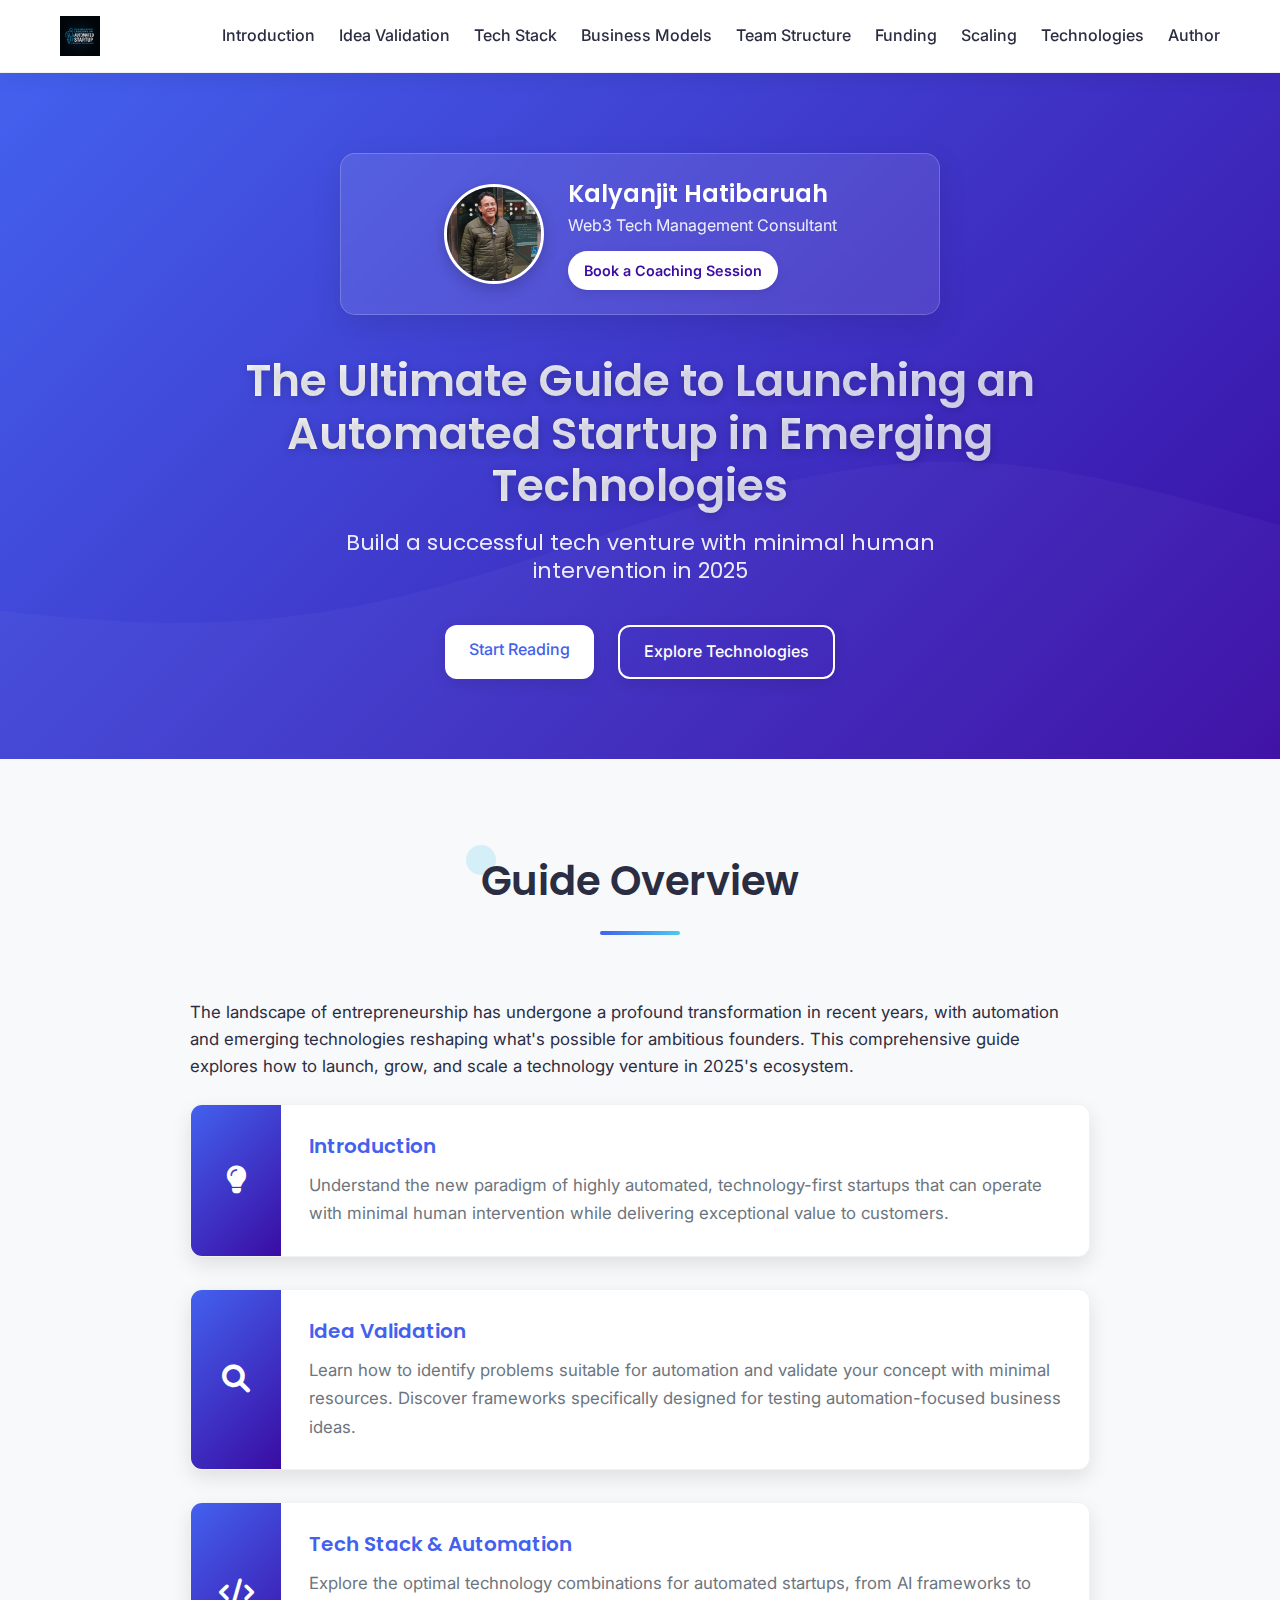
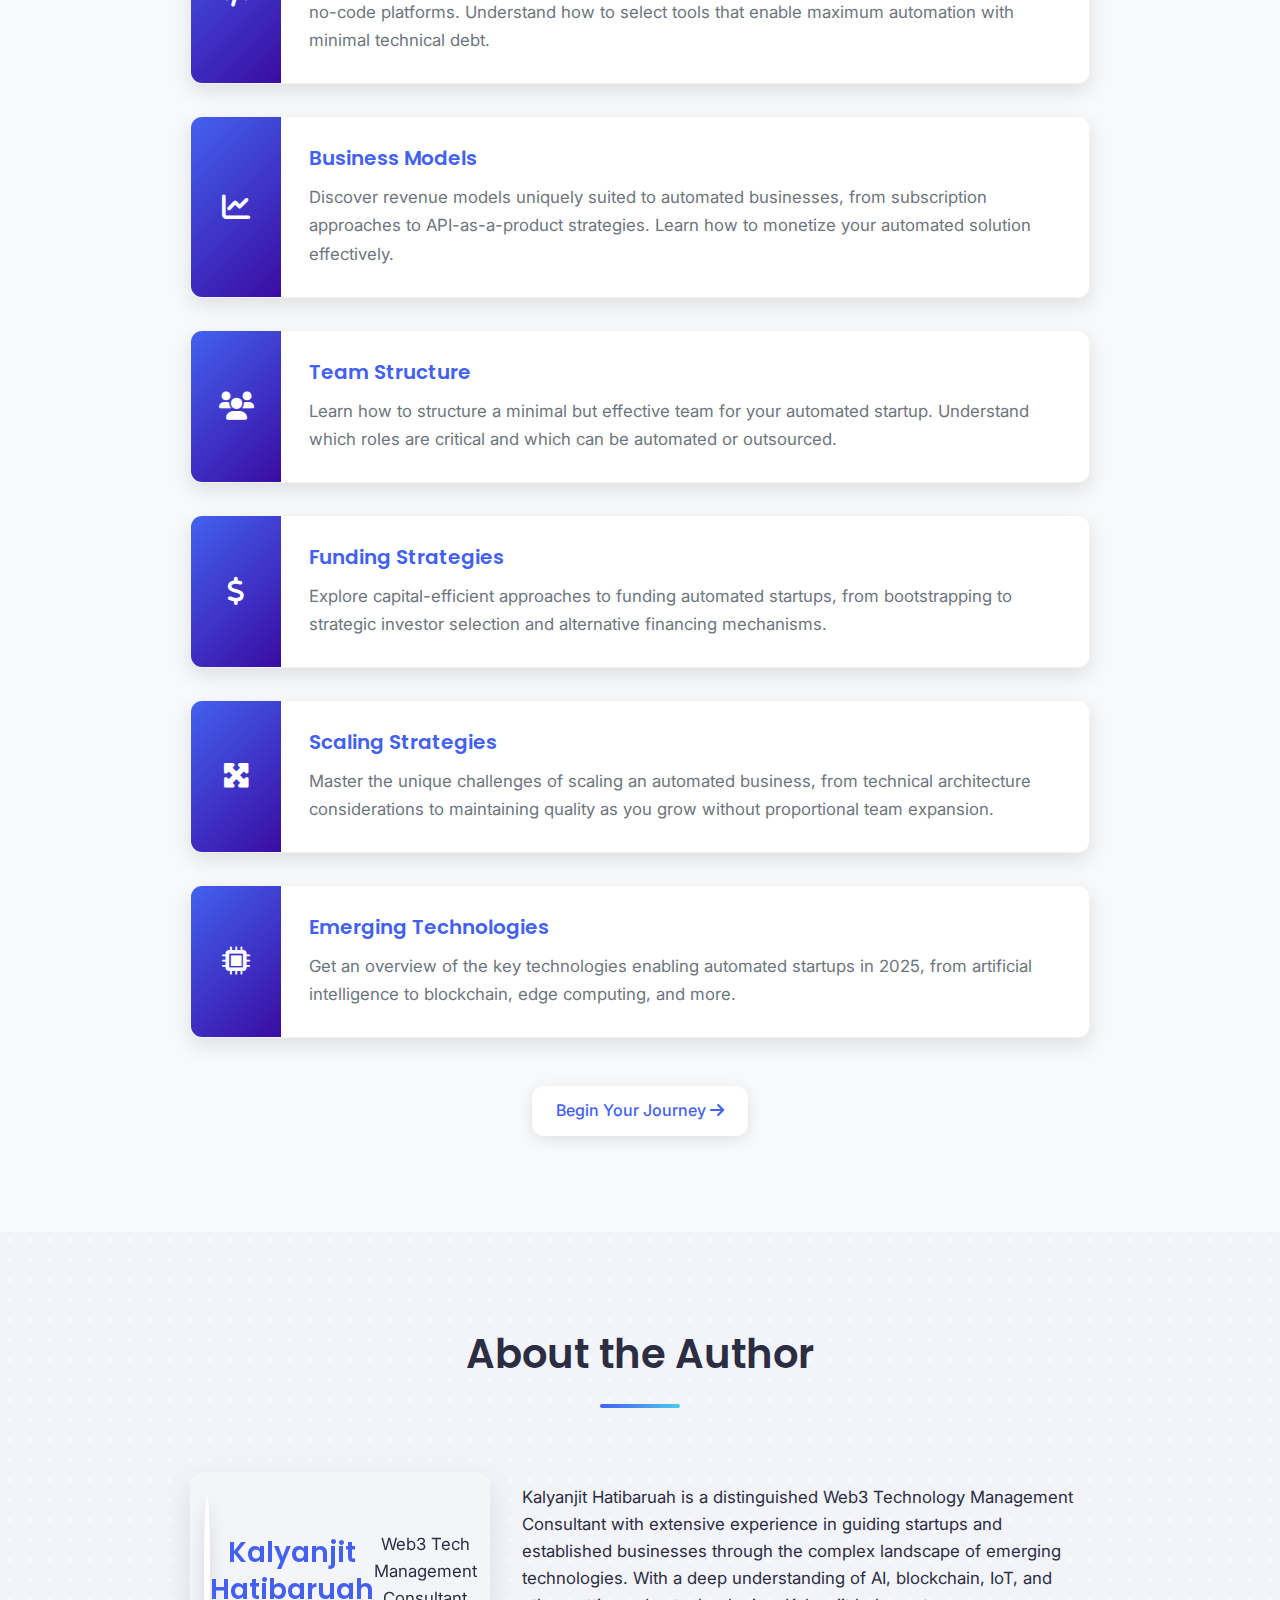
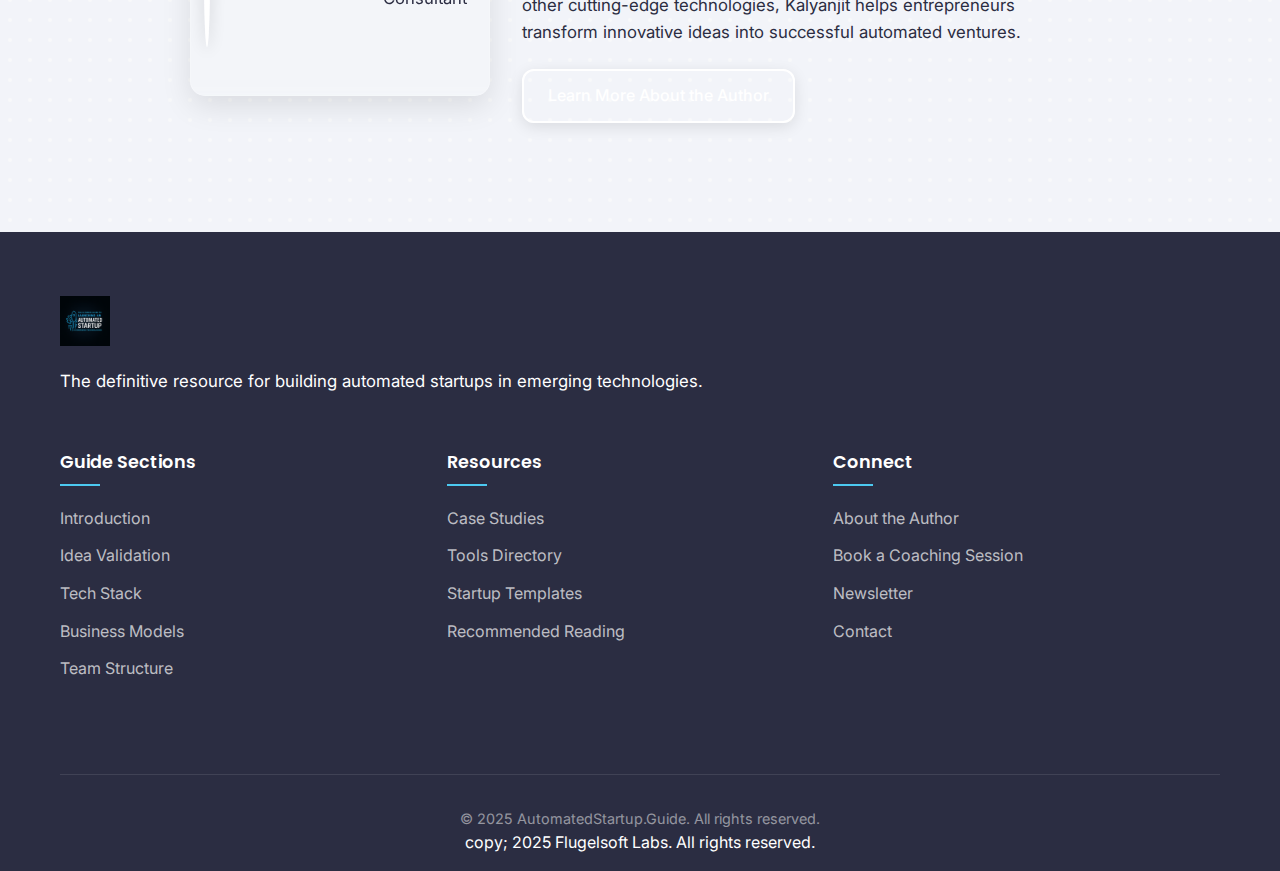
<file: index.html>
<!DOCTYPE html>
<html lang="en">
<head>
    <meta charset="UTF-8">
    <meta name="viewport" content="width=device-width, initial-scale=1.0">
    <title>Automated Startup Guide | Emerging Technologies 2025</title>
    <link rel="stylesheet" href="styles.css">
    <link rel="stylesheet" href="https://cdnjs.cloudflare.com/ajax/libs/font-awesome/6.0.0/css/all.min.css">
    <link rel="preconnect" href="https://fonts.googleapis.com">
    <link rel="preconnect" href="https://fonts.gstatic.com" crossorigin>
    <link href="https://fonts.googleapis.com/css2?family=Inter:wght@300;400;500;600;700&family=Poppins:wght@300;400;500;600;700&display=swap" rel="stylesheet">
</head>
<body>
    <header>
        <div class="container">
            <div class="logo">
                <img src="images/logo.png" alt="Automated Startup Guide Logo">
            </div>
            <nav>
                <ul class="main-nav">
                    <li><a href="introduction.html">Introduction</a></li>
                    <li><a href="validation.html">Idea Validation</a></li>
                    <li><a href="tech-stack.html">Tech Stack</a></li>
                    <li><a href="business-models.html">Business Models</a></li>
                    <li><a href="team.html">Team Structure</a></li>
                    <li><a href="funding.html">Funding</a></li>
                    <li><a href="scaling.html">Scaling</a></li>
                    <li><a href="technologies.html">Technologies</a></li>
                    <li><a href="author.html">Author</a></li>
                </ul>
                <div class="mobile-nav-toggle">
                    <i class="fas fa-bars"></i>
                </div>
            </nav>
        </div>
    </header>

    <section class="hero">
        <div class="container">
            <div class="hero-content">
                <div class="author-profile">
                    <div class="author-profile-image">
                        <img src="images/kalyan.jpg" alt="Kalyanjit Hatibaruah" style="width: 100%; height: 100%; border-radius: 50%; object-fit: cover;">
                    </div>
                    <div class="author-profile-info">
                        <h3>Kalyanjit Hatibaruah</h3>
                        <p>Web3 Tech Management Consultant</p>
                        <a href="https://topmate.io/kalyanjit" target="_blank" class="author-cta">Book a Coaching Session</a>
                    </div>
                </div>
                <h1>The Ultimate Guide to Launching an Automated Startup in Emerging Technologies</h1>
                <h2>Build a successful tech venture with minimal human intervention in 2025</h2>
                <div class="hero-buttons">
                    <a href="introduction.html" class="btn btn-primary">Start Reading</a>
                    <a href="technologies.html" class="btn btn-secondary">Explore Technologies</a>
                </div>
            </div>
        </div>
    </section>

    <section class="section">
        <div class="container">
            <div class="section-header">
                <h2>Guide Overview</h2>
                <div class="section-divider"></div>
            </div>
            <div class="section-content">
                <p>The landscape of entrepreneurship has undergone a profound transformation in recent years, with automation and emerging technologies reshaping what's possible for ambitious founders. This comprehensive guide explores how to launch, grow, and scale a technology venture in 2025's ecosystem.</p>
                
                <div class="model-card">
                    <div class="model-icon"><i class="fas fa-lightbulb"></i></div>
                    <div class="model-content">
                        <h5><a href="introduction.html">Introduction</a></h5>
                        <p>Understand the new paradigm of highly automated, technology-first startups that can operate with minimal human intervention while delivering exceptional value to customers.</p>
                    </div>
                </div>
                
                <div class="model-card">
                    <div class="model-icon"><i class="fas fa-search"></i></div>
                    <div class="model-content">
                        <h5><a href="validation.html">Idea Validation</a></h5>
                        <p>Learn how to identify problems suitable for automation and validate your concept with minimal resources. Discover frameworks specifically designed for testing automation-focused business ideas.</p>
                    </div>
                </div>
                
                <div class="model-card">
                    <div class="model-icon"><i class="fas fa-code"></i></div>
                    <div class="model-content">
                        <h5><a href="tech-stack.html">Tech Stack & Automation</a></h5>
                        <p>Explore the optimal technology combinations for automated startups, from AI frameworks to no-code platforms. Understand how to select tools that enable maximum automation with minimal technical debt.</p>
                    </div>
                </div>
                
                <div class="model-card">
                    <div class="model-icon"><i class="fas fa-chart-line"></i></div>
                    <div class="model-content">
                        <h5><a href="business-models.html">Business Models</a></h5>
                        <p>Discover revenue models uniquely suited to automated businesses, from subscription approaches to API-as-a-product strategies. Learn how to monetize your automated solution effectively.</p>
                    </div>
                </div>
                
                <div class="model-card">
                    <div class="model-icon"><i class="fas fa-users"></i></div>
                    <div class="model-content">
                        <h5><a href="team.html">Team Structure</a></h5>
                        <p>Learn how to structure a minimal but effective team for your automated startup. Understand which roles are critical and which can be automated or outsourced.</p>
                    </div>
                </div>
                
                <div class="model-card">
                    <div class="model-icon"><i class="fas fa-dollar-sign"></i></div>
                    <div class="model-content">
                        <h5><a href="funding.html">Funding Strategies</a></h5>
                        <p>Explore capital-efficient approaches to funding automated startups, from bootstrapping to strategic investor selection and alternative financing mechanisms.</p>
                    </div>
                </div>
                
                <div class="model-card">
                    <div class="model-icon"><i class="fas fa-expand-arrows-alt"></i></div>
                    <div class="model-content">
                        <h5><a href="scaling.html">Scaling Strategies</a></h5>
                        <p>Master the unique challenges of scaling an automated business, from technical architecture considerations to maintaining quality as you grow without proportional team expansion.</p>
                    </div>
                </div>
                
                <div class="model-card">
                    <div class="model-icon"><i class="fas fa-microchip"></i></div>
                    <div class="model-content">
                        <h5><a href="technologies.html">Emerging Technologies</a></h5>
                        <p>Get an overview of the key technologies enabling automated startups in 2025, from artificial intelligence to blockchain, edge computing, and more.</p>
                    </div>
                </div>
                
                <div class="hero-buttons" style="justify-content: center; margin-top: 3rem;">
                    <a href="introduction.html" class="btn btn-primary">Begin Your Journey <i class="fas fa-arrow-right"></i></a>
                </div>
            </div>
        </div>
    </section>

    <section class="section">
        <div class="container">
            <div class="section-header">
                <h2>About the Author</h2>
                <div class="section-divider"></div>
            </div>
            <div class="section-content" style="display: flex; align-items: center; gap: 2rem; flex-wrap: wrap;">
                <div style="flex: 1; min-width: 300px;">
                    <div class="author-profile" style="text-align: center;">
                        <div class="author-profile-image" style="margin: 0 auto 1.5rem; width: 150px; height: 150px; display: flex; align-items: center; justify-content: center; overflow: hidden; border-radius: 50%;">
                            <img src="images/kalyan.jpg" alt="Kalyanjit Hatibaruah" style="width: 100%; height: 100%; object-fit: cover;">
                        </div>
                        <h3>Kalyanjit Hatibaruah</h3>
                        <p>Web3 Tech Management Consultant</p>
                    </div>
                </div>
                <div style="flex: 2; min-width: 300px;">
                    <p>Kalyanjit Hatibaruah is a distinguished Web3 Technology Management Consultant with extensive experience in guiding startups and established businesses through the complex landscape of emerging technologies. With a deep understanding of AI, blockchain, IoT, and other cutting-edge technologies, Kalyanjit helps entrepreneurs transform innovative ideas into successful automated ventures.</p>
                    
                    <div class="hero-buttons" style="justify-content: flex-start; margin-top: 1.5rem;">
                        <a href="author.html" class="btn btn-secondary">Learn More About the Author</a>
                    </div>
                </div>
            </div>
        </div>
    </section>

    <footer>
        <div class="container">
            <div class="footer-content">
                <div class="footer-logo">
                    <img src="images/logo.png" alt="Automated Startup Guide Logo" style="height: 50px; width: auto; margin-bottom: 15px;">
                    <p>The definitive resource for building automated startups in emerging technologies.</p>
                </div>
                
                <div class="footer-links">
                    <div class="footer-column">
                        <h3>Guide Sections</h3>
                        <ul>
                            <li><a href="introduction.html">Introduction</a></li>
                            <li><a href="validation.html">Idea Validation</a></li>
                            <li><a href="tech-stack.html">Tech Stack</a></li>
                            <li><a href="business-models.html">Business Models</a></li>
                            <li><a href="team.html">Team Structure</a></li>
                        </ul>
                    </div>
                    
                    <div class="footer-column">
                        <h3>Resources</h3>
                        <ul>
                            <li><a href="#">Case Studies</a></li>
                            <li><a href="#">Tools Directory</a></li>
                            <li><a href="#">Startup Templates</a></li>
                            <li><a href="#">Recommended Reading</a></li>
                        </ul>
                    </div>
                    
                    <div class="footer-column">
                        <h3>Connect</h3>
                        <ul>
                            <li><a href="author.html">About the Author</a></li>
                            <li><a href="https://topmate.io/kalyanjit" target="_blank">Book a Coaching Session</a></li>
                            <li><a href="#">Newsletter</a></li>
                            <li><a href="#">Contact</a></li>
                        </ul>
                    </div>
                </div>
            </div>
            
            <div class="footer-bottom">
                <p><p>&copy; 2025 AutomatedStartup.Guide. All rights reserved.</p>copy; 2025 Flugelsoft Labs. All rights reserved.</p>
            </div>
        </div>
    </footer>

    <script src="script.js"></script>
</body>
</html>
</file>
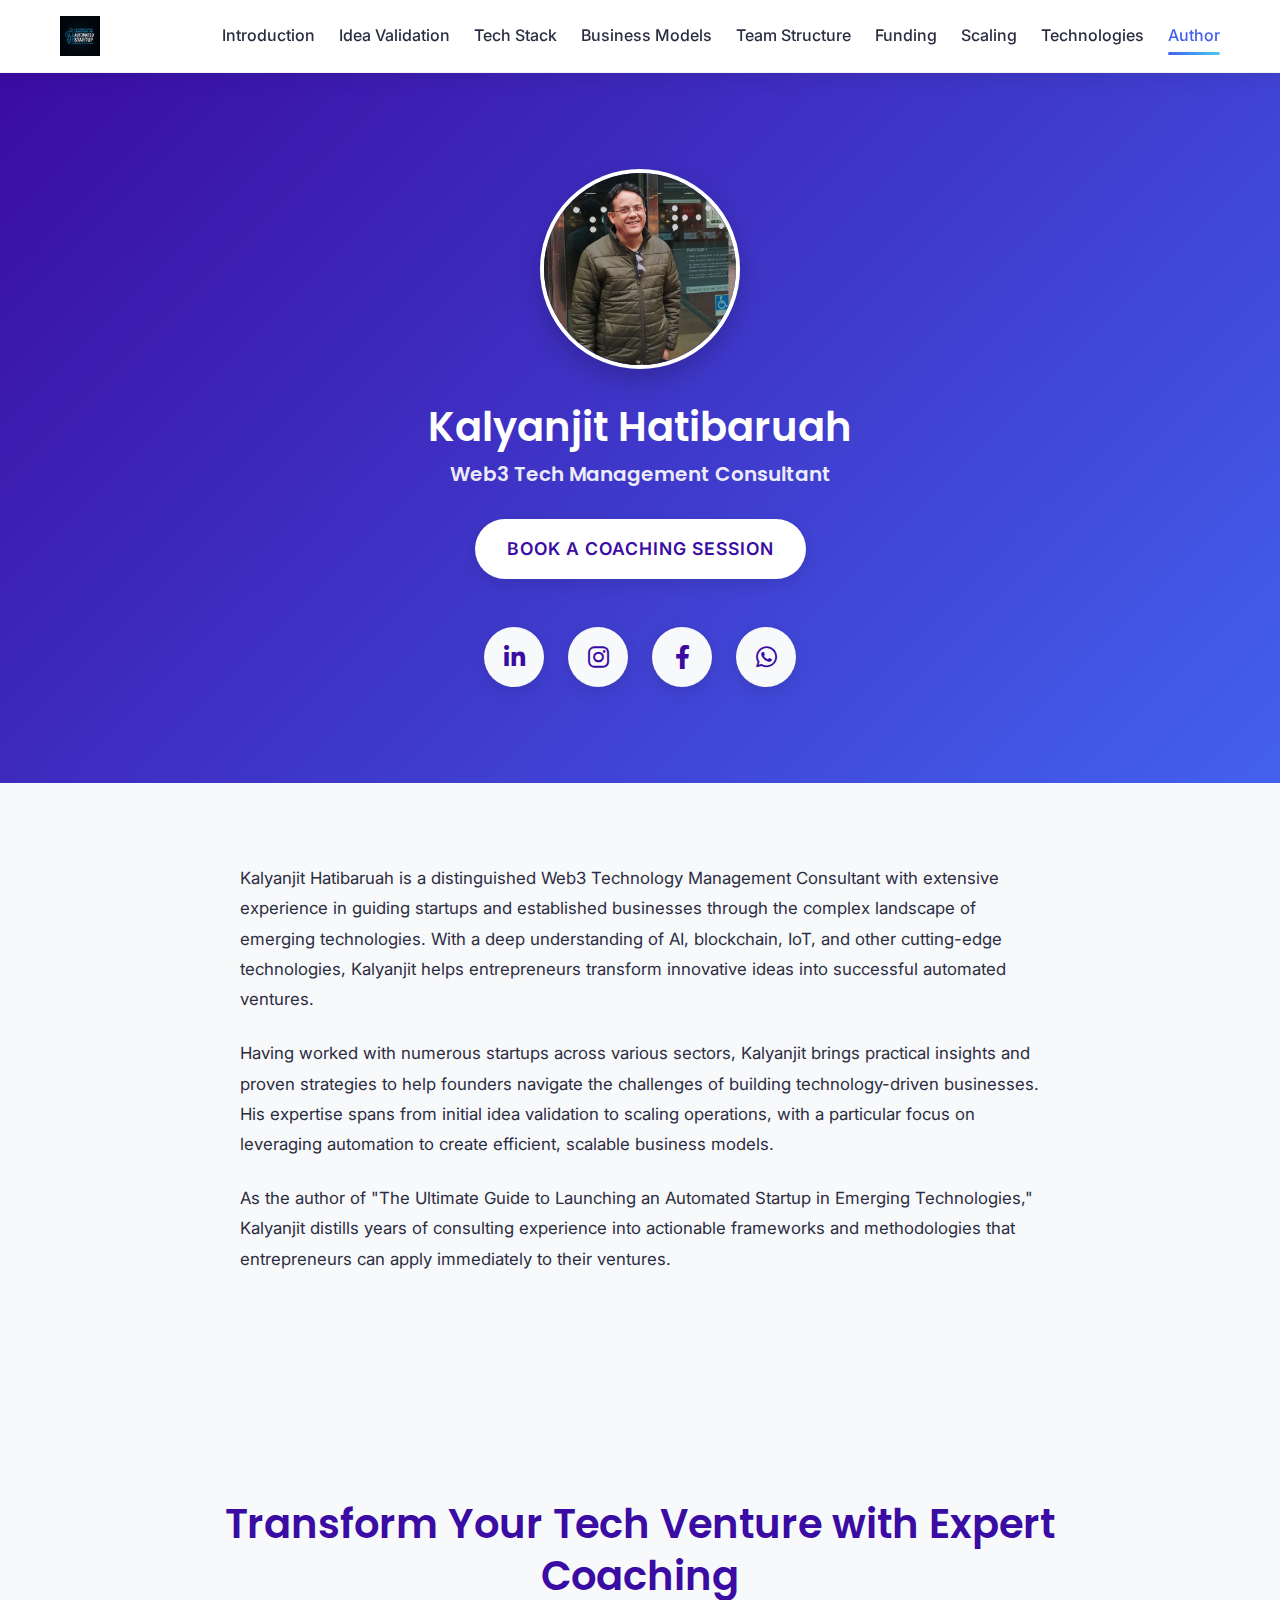
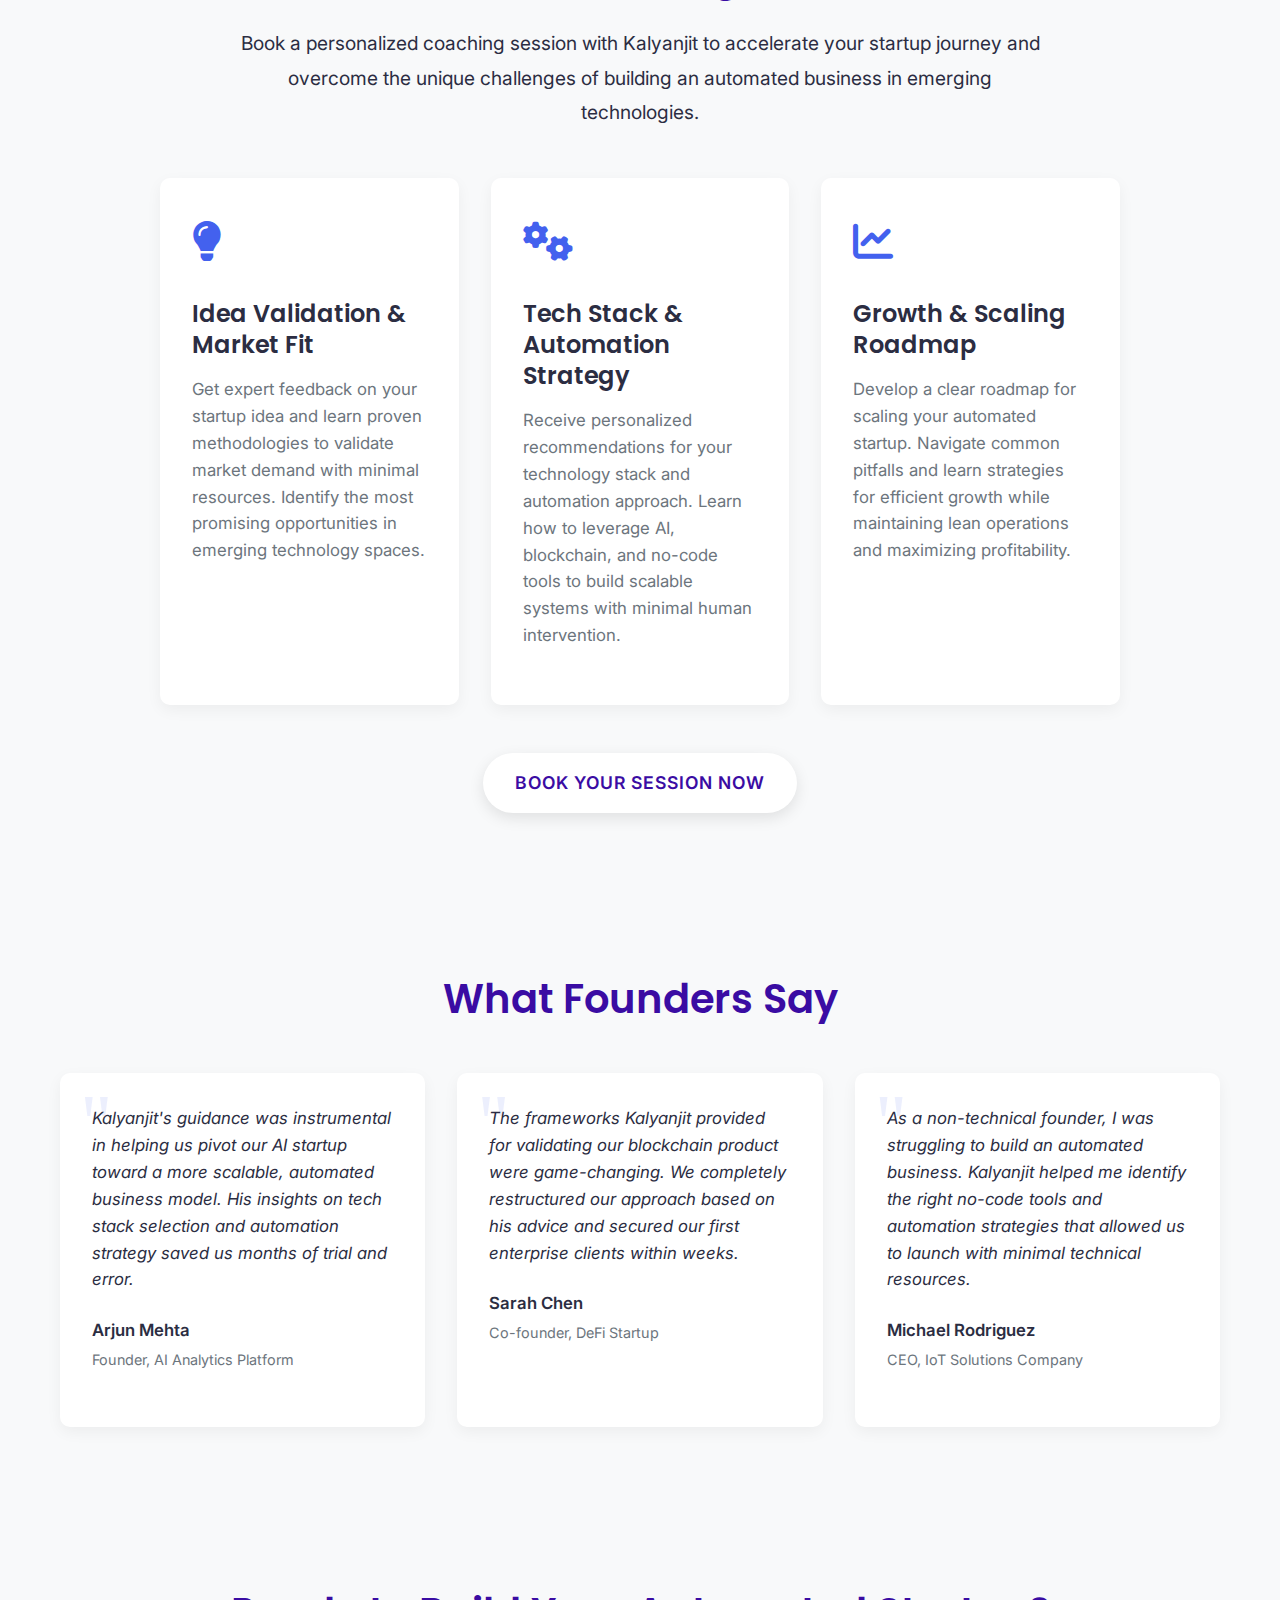
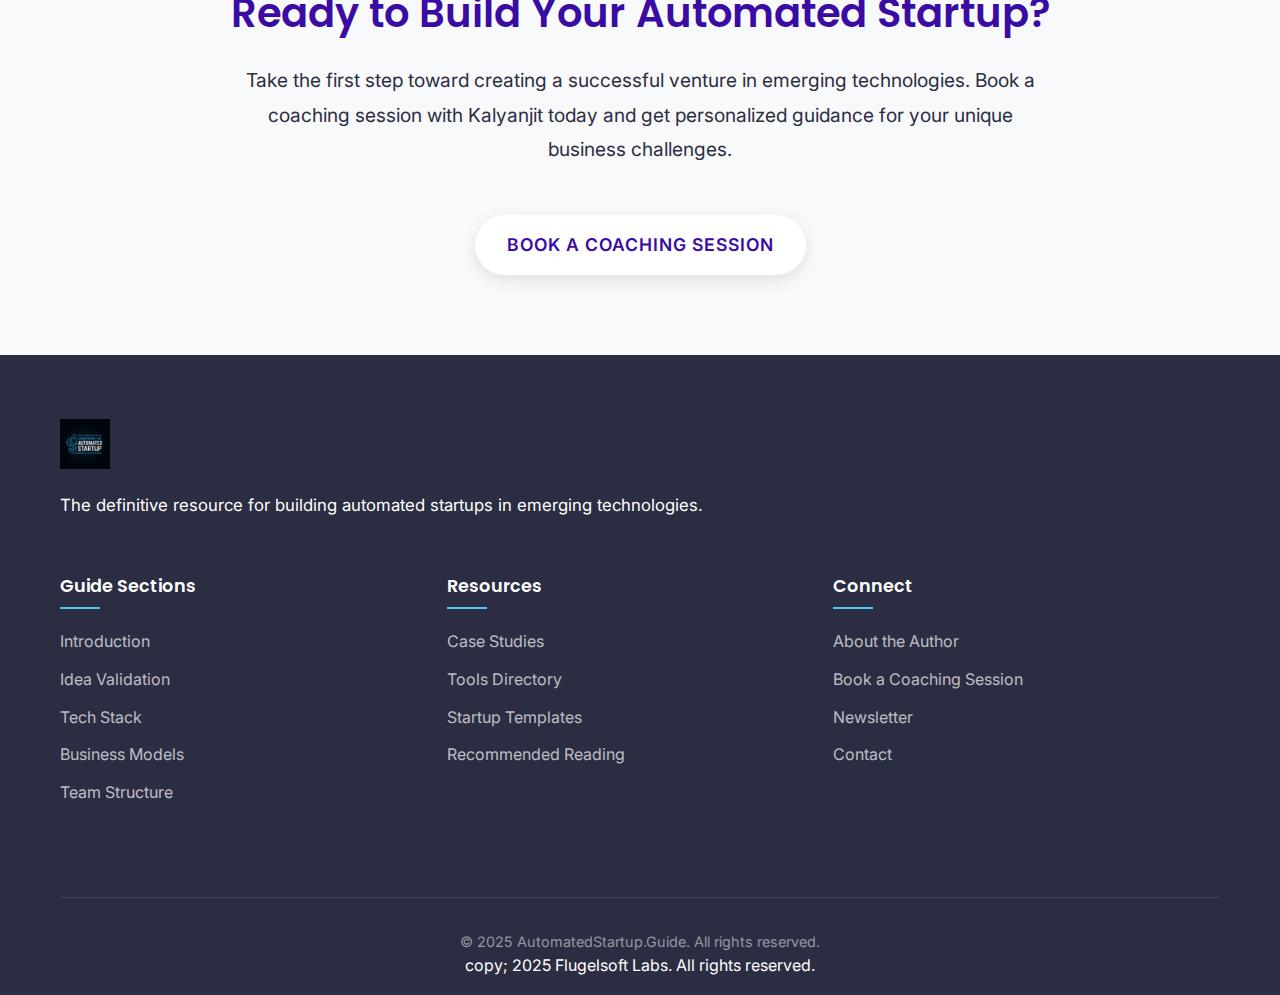
<file: author.html>
<!DOCTYPE html>
<html lang="en">
<head>
    <meta charset="UTF-8">
    <meta name="viewport" content="width=device-width, initial-scale=1.0">
    <title>Kalyanjit Hatibaruah | Web3 Tech Management Consultant</title>
    <link rel="stylesheet" href="styles.css">
    <link rel="stylesheet" href="https://cdnjs.cloudflare.com/ajax/libs/font-awesome/6.0.0/css/all.min.css">
    <link rel="preconnect" href="https://fonts.googleapis.com">
    <link rel="preconnect" href="https://fonts.gstatic.com" crossorigin>
    <link href="https://fonts.googleapis.com/css2?family=Inter:wght@300;400;500;600;700&family=Poppins:wght@300;400;500;600;700&display=swap" rel="stylesheet">
    <style>
        /* Author page specific styles */
        .author-hero {
            background: linear-gradient(135deg, #3a0ca3 0%, #4361ee 100%);
            padding: 6rem 0;
            color: white;
            text-align: center;
        }
        
        .author-container {
            display: flex;
            flex-direction: column;
            align-items: center;
            max-width: 1000px;
            margin: 0 auto;
            padding: 0 20px;
        }
        
        .author-image {
            width: 200px;
            height: 200px;
            border-radius: 50%;
            border: 4px solid white;
            box-shadow: 0 10px 25px rgba(0, 0, 0, 0.2);
            margin-bottom: 2rem;
            object-fit: cover;
            background-color: #fff;
        }
        
        .author-name {
            font-size: 2.5rem;
            margin-bottom: 0.5rem;
        }
        
        .author-title {
            font-size: 1.25rem;
            opacity: 0.9;
            margin-bottom: 2rem;
        }
        
        .cta-button {
            display: inline-block;
            background-color: white;
            color: #3a0ca3;
            padding: 1rem 2rem;
            border-radius: 50px;
            font-weight: 600;
            font-size: 1.1rem;
            transition: all 0.3s ease;
            box-shadow: 0 5px 15px rgba(0, 0, 0, 0.1);
            text-transform: uppercase;
            letter-spacing: 1px;
        }
        
        .cta-button:hover {
            transform: translateY(-5px);
            box-shadow: 0 15px 30px rgba(0, 0, 0, 0.2);
            background-color: #f8f9fa;
        }
        
        .author-content {
            padding: 5rem 0;
        }
        
        .author-bio {
            max-width: 800px;
            margin: 0 auto 4rem;
            font-size: 1.1rem;
            line-height: 1.8;
        }
        
        .social-links {
            display: flex;
            justify-content: center;
            gap: 1.5rem;
            margin-top: 3rem;
        }
        
        .social-link {
            display: flex;
            align-items: center;
            justify-content: center;
            width: 60px;
            height: 60px;
            border-radius: 50%;
            background-color: #f8f9fa;
            color: #3a0ca3;
            font-size: 1.5rem;
            transition: all 0.3s ease;
            box-shadow: 0 5px 15px rgba(0, 0, 0, 0.1);
        }
        
        .social-link:hover {
            transform: translateY(-5px);
            background-color: #3a0ca3;
            color: white;
        }
        
        .coaching-section {
            background-color: #f8f9fa;
            padding: 5rem 0;
            text-align: center;
        }
        
        .coaching-container {
            max-width: 1000px;
            margin: 0 auto;
            padding: 0 20px;
        }
        
        .coaching-heading {
            font-size: 2.5rem;
            color: #3a0ca3;
            margin-bottom: 1.5rem;
        }
        
        .coaching-description {
            font-size: 1.2rem;
            max-width: 800px;
            margin: 0 auto 3rem;
            line-height: 1.8;
        }
        
        .coaching-cards {
            display: grid;
            grid-template-columns: repeat(auto-fit, minmax(280px, 1fr));
            gap: 2rem;
            margin-bottom: 3rem;
        }
        
        .coaching-card {
            background-color: white;
            border-radius: 10px;
            padding: 2rem;
            box-shadow: 0 5px 15px rgba(0, 0, 0, 0.05);
            transition: all 0.3s ease;
            text-align: left;
        }
        
        .coaching-card:hover {
            transform: translateY(-10px);
            box-shadow: 0 15px 30px rgba(0, 0, 0, 0.1);
        }
        
        .coaching-card-icon {
            font-size: 2.5rem;
            color: #4361ee;
            margin-bottom: 1.5rem;
        }
        
        .coaching-card-title {
            font-size: 1.5rem;
            margin-bottom: 1rem;
            color: #2b2d42;
        }
        
        .coaching-card-description {
            color: #6c757d;
            margin-bottom: 1.5rem;
            line-height: 1.6;
        }
        
        .testimonials {
            padding: 5rem 0;
        }
        
        .testimonial-heading {
            text-align: center;
            font-size: 2.5rem;
            color: #3a0ca3;
            margin-bottom: 3rem;
        }
        
        .testimonial-cards {
            display: grid;
            grid-template-columns: repeat(auto-fit, minmax(300px, 1fr));
            gap: 2rem;
        }
        
        .testimonial-card {
            background-color: white;
            border-radius: 10px;
            padding: 2rem;
            box-shadow: 0 5px 15px rgba(0, 0, 0, 0.05);
            position: relative;
        }
        
        .testimonial-card::before {
            content: '"';
            position: absolute;
            top: 10px;
            left: 20px;
            font-size: 5rem;
            color: rgba(67, 97, 238, 0.1);
            font-family: Georgia, serif;
            line-height: 1;
        }
        
        .testimonial-text {
            font-style: italic;
            margin-bottom: 1.5rem;
            position: relative;
            z-index: 1;
        }
        
        .testimonial-author {
            display: flex;
            align-items: center;
        }
        
        .testimonial-author-image {
            width: 50px;
            height: 50px;
            border-radius: 50%;
            margin-right: 1rem;
            object-fit: cover;
        }
        
        .testimonial-author-name {
            font-weight: 600;
            margin-bottom: 0.25rem;
        }
        
        .testimonial-author-title {
            font-size: 0.9rem;
            color: #6c757d;
        }
        
        @media (max-width: 768px) {
            .author-image {
                width: 150px;
                height: 150px;
            }
            
            .author-name {
                font-size: 2rem;
            }
            
            .coaching-heading, .testimonial-heading {
                font-size: 2rem;
            }
        }
    </style>
</head>
<body>
    <header>
        <div class="container">
            <div class="logo">
                <img src="images/logo.png" alt="Automated Startup Guide Logo" style="height: 40px; width: auto;">
            </div>
            <nav>
                <ul class="main-nav">
                    <li><a href="introduction.html">Introduction</a></li>
                    <li><a href="validation.html">Idea Validation</a></li>
                    <li><a href="tech-stack.html">Tech Stack</a></li>
                    <li><a href="business-models.html">Business Models</a></li>
                    <li><a href="team.html">Team Structure</a></li>
                    <li><a href="funding.html">Funding</a></li>
                    <li><a href="scaling.html">Scaling</a></li>
                    <li><a href="technologies.html">Technologies</a></li>
                    <li><a href="author.html" class="active">Author</a></li>
                </ul>
                <div class="mobile-nav-toggle">
                    <i class="fas fa-bars"></i>
                </div>
            </nav>
        </div>
    </header>

    <section class="author-hero">
        <div class="author-container">
            <img src="images/kalyan.jpg" alt="Kalyanjit Hatibaruah" class="author-image">
            <h1 class="author-name">Kalyanjit Hatibaruah</h1>
            <h2 class="author-title">Web3 Tech Management Consultant</h2>
            <a href="https://topmate.io/kalyanjit" target="_blank" class="cta-button">Book a Coaching Session</a>
            
            <div class="social-links">
                <a href="https://www.linkedin.com/in/kalyanjit" target="_blank" class="social-link">
                    <i class="fab fa-linkedin-in"></i>
                </a>
                <a href="https://www.instagram.com/kalyanjit" target="_blank" class="social-link">
                    <i class="fab fa-instagram"></i>
                </a>
                <a href="https://www.facebook.com/kalyanjit" target="_blank" class="social-link">
                    <i class="fab fa-facebook-f"></i>
                </a>
                <a href="https://wa.me/919864011106" target="_blank" class="social-link">
                    <i class="fab fa-whatsapp"></i>
                </a>
            </div>
        </div>
    </section>

    <section class="author-content">
        <div class="container">
            <div class="author-bio">
                <p>Kalyanjit Hatibaruah is a distinguished Web3 Technology Management Consultant with extensive experience in guiding startups and established businesses through the complex landscape of emerging technologies. With a deep understanding of AI, blockchain, IoT, and other cutting-edge technologies, Kalyanjit helps entrepreneurs transform innovative ideas into successful automated ventures.</p>
                
                <p>Having worked with numerous startups across various sectors, Kalyanjit brings practical insights and proven strategies to help founders navigate the challenges of building technology-driven businesses. His expertise spans from initial idea validation to scaling operations, with a particular focus on leveraging automation to create efficient, scalable business models.</p>
                
                <p>As the author of "The Ultimate Guide to Launching an Automated Startup in Emerging Technologies," Kalyanjit distills years of consulting experience into actionable frameworks and methodologies that entrepreneurs can apply immediately to their ventures.</p>
            </div>
        </div>
    </section>

    <section class="coaching-section">
        <div class="coaching-container">
            <h2 class="coaching-heading">Transform Your Tech Venture with Expert Coaching</h2>
            <p class="coaching-description">Book a personalized coaching session with Kalyanjit to accelerate your startup journey and overcome the unique challenges of building an automated business in emerging technologies.</p>
            
            <div class="coaching-cards">
                <div class="coaching-card">
                    <div class="coaching-card-icon">
                        <i class="fas fa-lightbulb"></i>
                    </div>
                    <h3 class="coaching-card-title">Idea Validation & Market Fit</h3>
                    <p class="coaching-card-description">Get expert feedback on your startup idea and learn proven methodologies to validate market demand with minimal resources. Identify the most promising opportunities in emerging technology spaces.</p>
                </div>
                
                <div class="coaching-card">
                    <div class="coaching-card-icon">
                        <i class="fas fa-cogs"></i>
                    </div>
                    <h3 class="coaching-card-title">Tech Stack & Automation Strategy</h3>
                    <p class="coaching-card-description">Receive personalized recommendations for your technology stack and automation approach. Learn how to leverage AI, blockchain, and no-code tools to build scalable systems with minimal human intervention.</p>
                </div>
                
                <div class="coaching-card">
                    <div class="coaching-card-icon">
                        <i class="fas fa-chart-line"></i>
                    </div>
                    <h3 class="coaching-card-title">Growth & Scaling Roadmap</h3>
                    <p class="coaching-card-description">Develop a clear roadmap for scaling your automated startup. Navigate common pitfalls and learn strategies for efficient growth while maintaining lean operations and maximizing profitability.</p>
                </div>
            </div>
            
            <a href="https://topmate.io/kalyanjit" target="_blank" class="cta-button">Book Your Session Now</a>
        </div>
    </section>

    <section class="testimonials">
        <div class="container">
            <h2 class="testimonial-heading">What Founders Say</h2>
            
            <div class="testimonial-cards">
                <div class="testimonial-card">
                    <p class="testimonial-text">Kalyanjit's guidance was instrumental in helping us pivot our AI startup toward a more scalable, automated business model. His insights on tech stack selection and automation strategy saved us months of trial and error.</p>
                    <div class="testimonial-author">
                        <div>
                            <p class="testimonial-author-name">Arjun Mehta</p>
                            <p class="testimonial-author-title">Founder, AI Analytics Platform</p>
                        </div>
                    </div>
                </div>
                
                <div class="testimonial-card">
                    <p class="testimonial-text">The frameworks Kalyanjit provided for validating our blockchain product were game-changing. We completely restructured our approach based on his advice and secured our first enterprise clients within weeks.</p>
                    <div class="testimonial-author">
                        <div>
                            <p class="testimonial-author-name">Sarah Chen</p>
                            <p class="testimonial-author-title">Co-founder, DeFi Startup</p>
                        </div>
                    </div>
                </div>
                
                <div class="testimonial-card">
                    <p class="testimonial-text">As a non-technical founder, I was struggling to build an automated business. Kalyanjit helped me identify the right no-code tools and automation strategies that allowed us to launch with minimal technical resources.</p>
                    <div class="testimonial-author">
                        <div>
                            <p class="testimonial-author-name">Michael Rodriguez</p>
                            <p class="testimonial-author-title">CEO, IoT Solutions Company</p>
                        </div>
                    </div>
                </div>
            </div>
        </div>
    </section>

    <section class="coaching-section">
        <div class="coaching-container">
            <h2 class="coaching-heading">Ready to Build Your Automated Startup?</h2>
            <p class="coaching-description">Take the first step toward creating a successful venture in emerging technologies. Book a coaching session with Kalyanjit today and get personalized guidance for your unique business challenges.</p>
            
            <a href="https://topmate.io/kalyanjit" target="_blank" class="cta-button">Book a Coaching Session</a>
        </div>
    </section>

    <footer>
        <div class="container">
            <div class="footer-content">
                <div class="footer-logo">
                    <img src="images/logo.png" alt="Automated Startup Guide Logo" style="height: 50px; width: auto; margin-bottom: 15px;">
                    <p>The definitive resource for building automated startups in emerging technologies.</p>
                </div>
                
                <div class="footer-links">
                    <div class="footer-column">
                        <h3>Guide Sections</h3>
                        <ul>
                            <li><a href="introduction.html">Introduction</a></li>
                            <li><a href="validation.html">Idea Validation</a></li>
                            <li><a href="tech-stack.html">Tech Stack</a></li>
                            <li><a href="business-models.html">Business Models</a></li>
                            <li><a href="team.html">Team Structure</a></li>
                        </ul>
                    </div>
                    
                    <div class="footer-column">
                        <h3>Resources</h3>
                        <ul>
                            <li><a href="#">Case Studies</a></li>
                            <li><a href="#">Tools Directory</a></li>
                            <li><a href="#">Startup Templates</a></li>
                            <li><a href="#">Recommended Reading</a></li>
                        </ul>
                    </div>
                    
                    <div class="footer-column">
                        <h3>Connect</h3>
                        <ul>
                            <li><a href="author.html">About the Author</a></li>
                            <li><a href="https://topmate.io/kalyanjit" target="_blank">Book a Coaching Session</a></li>
                            <li><a href="#">Newsletter</a></li>
                            <li><a href="#">Contact</a></li>
                        </ul>
                    </div>
                </div>
            </div>
            
            <div class="footer-bottom">
                <p><p>&copy; 2025 AutomatedStartup.Guide. All rights reserved.</p>copy; 2025 Flugelsoft Labs. All rights reserved.</p>
            </div>
        </div>
    </footer>

    <script src="script.js"></script>
</body>
</html>
</file>
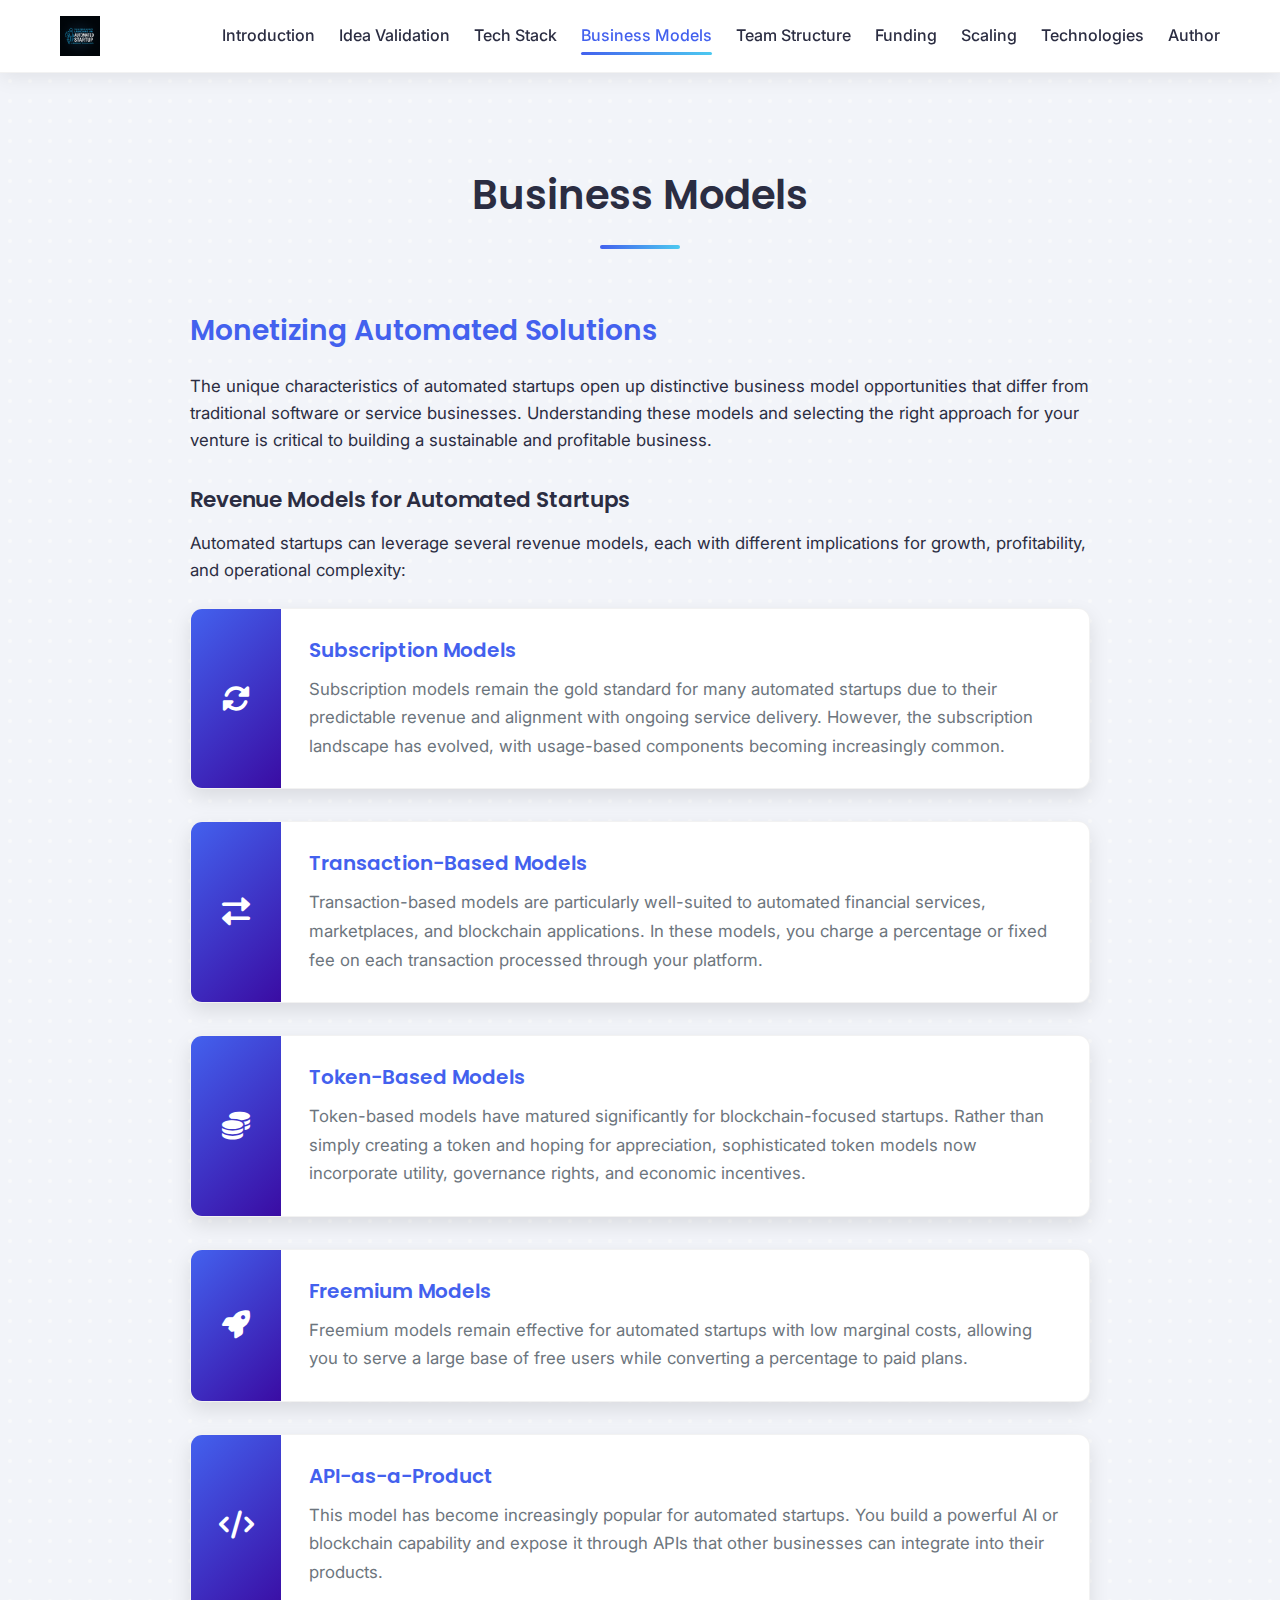
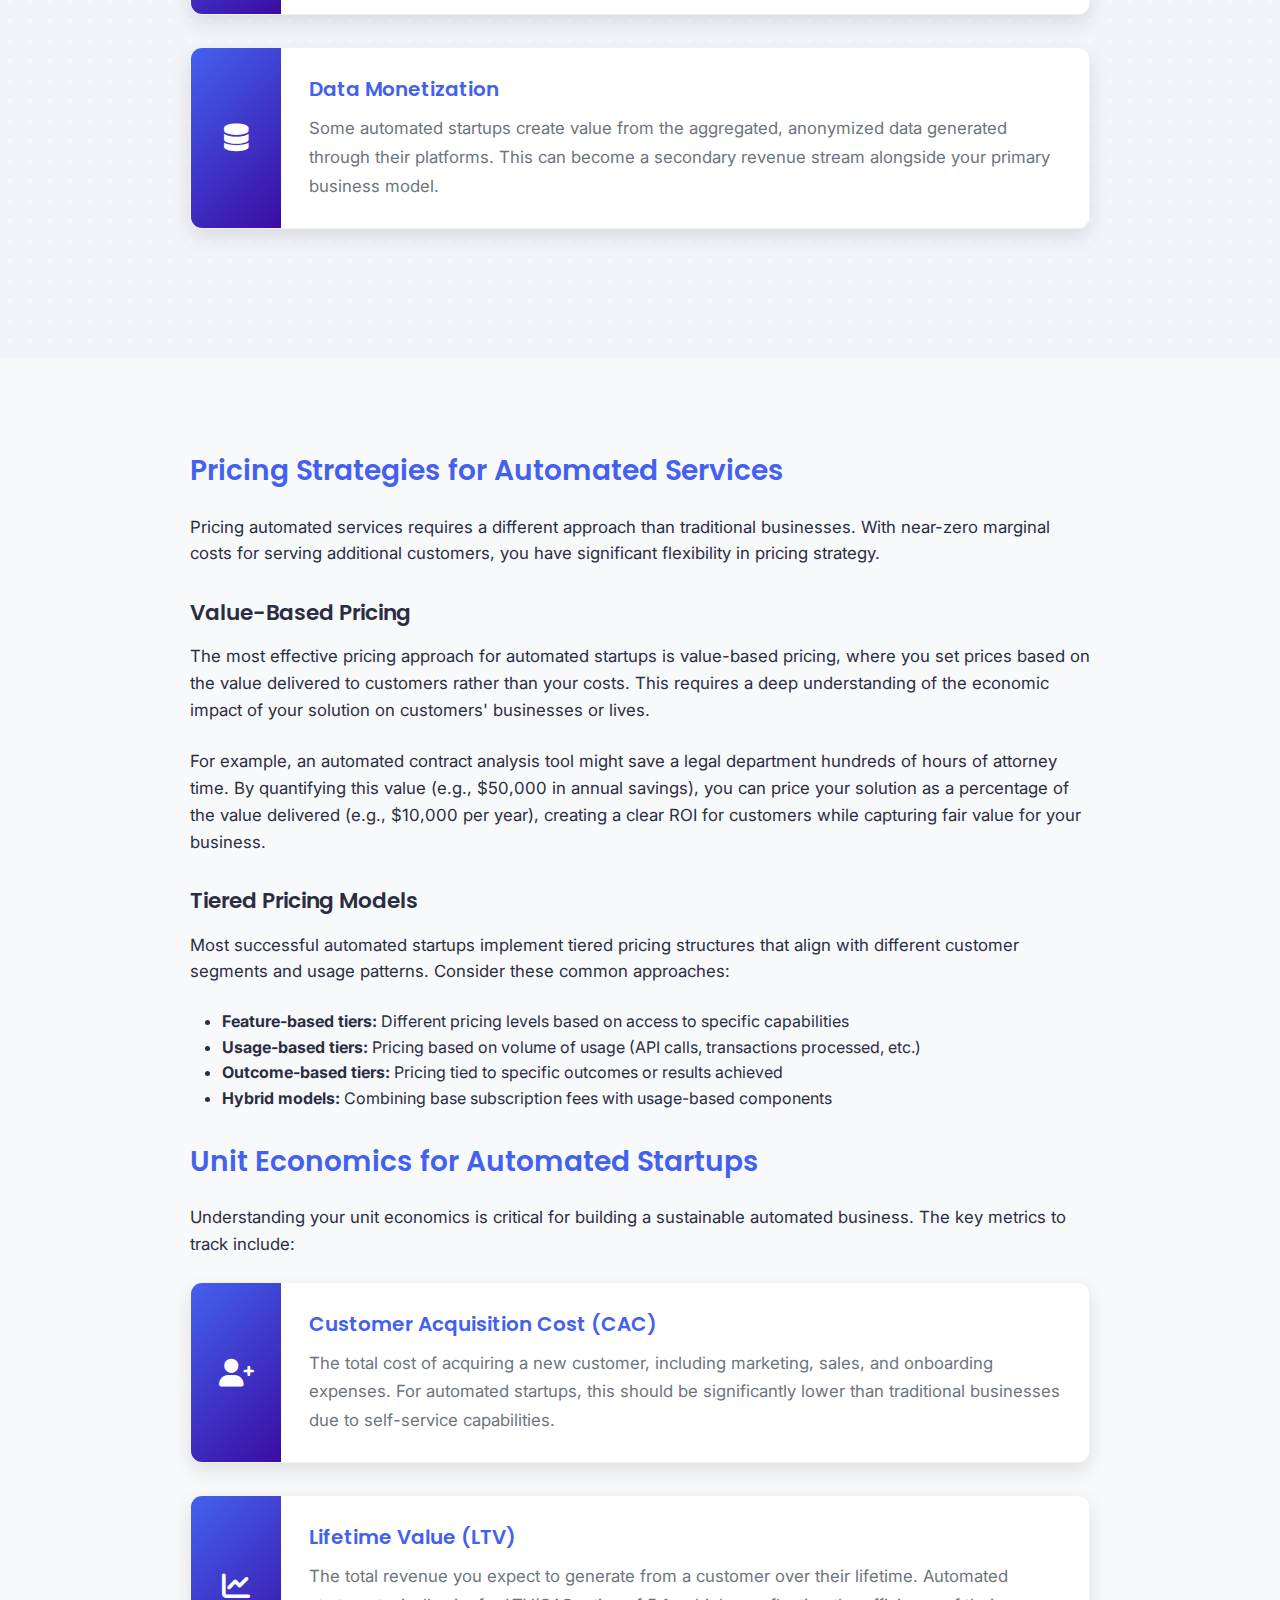
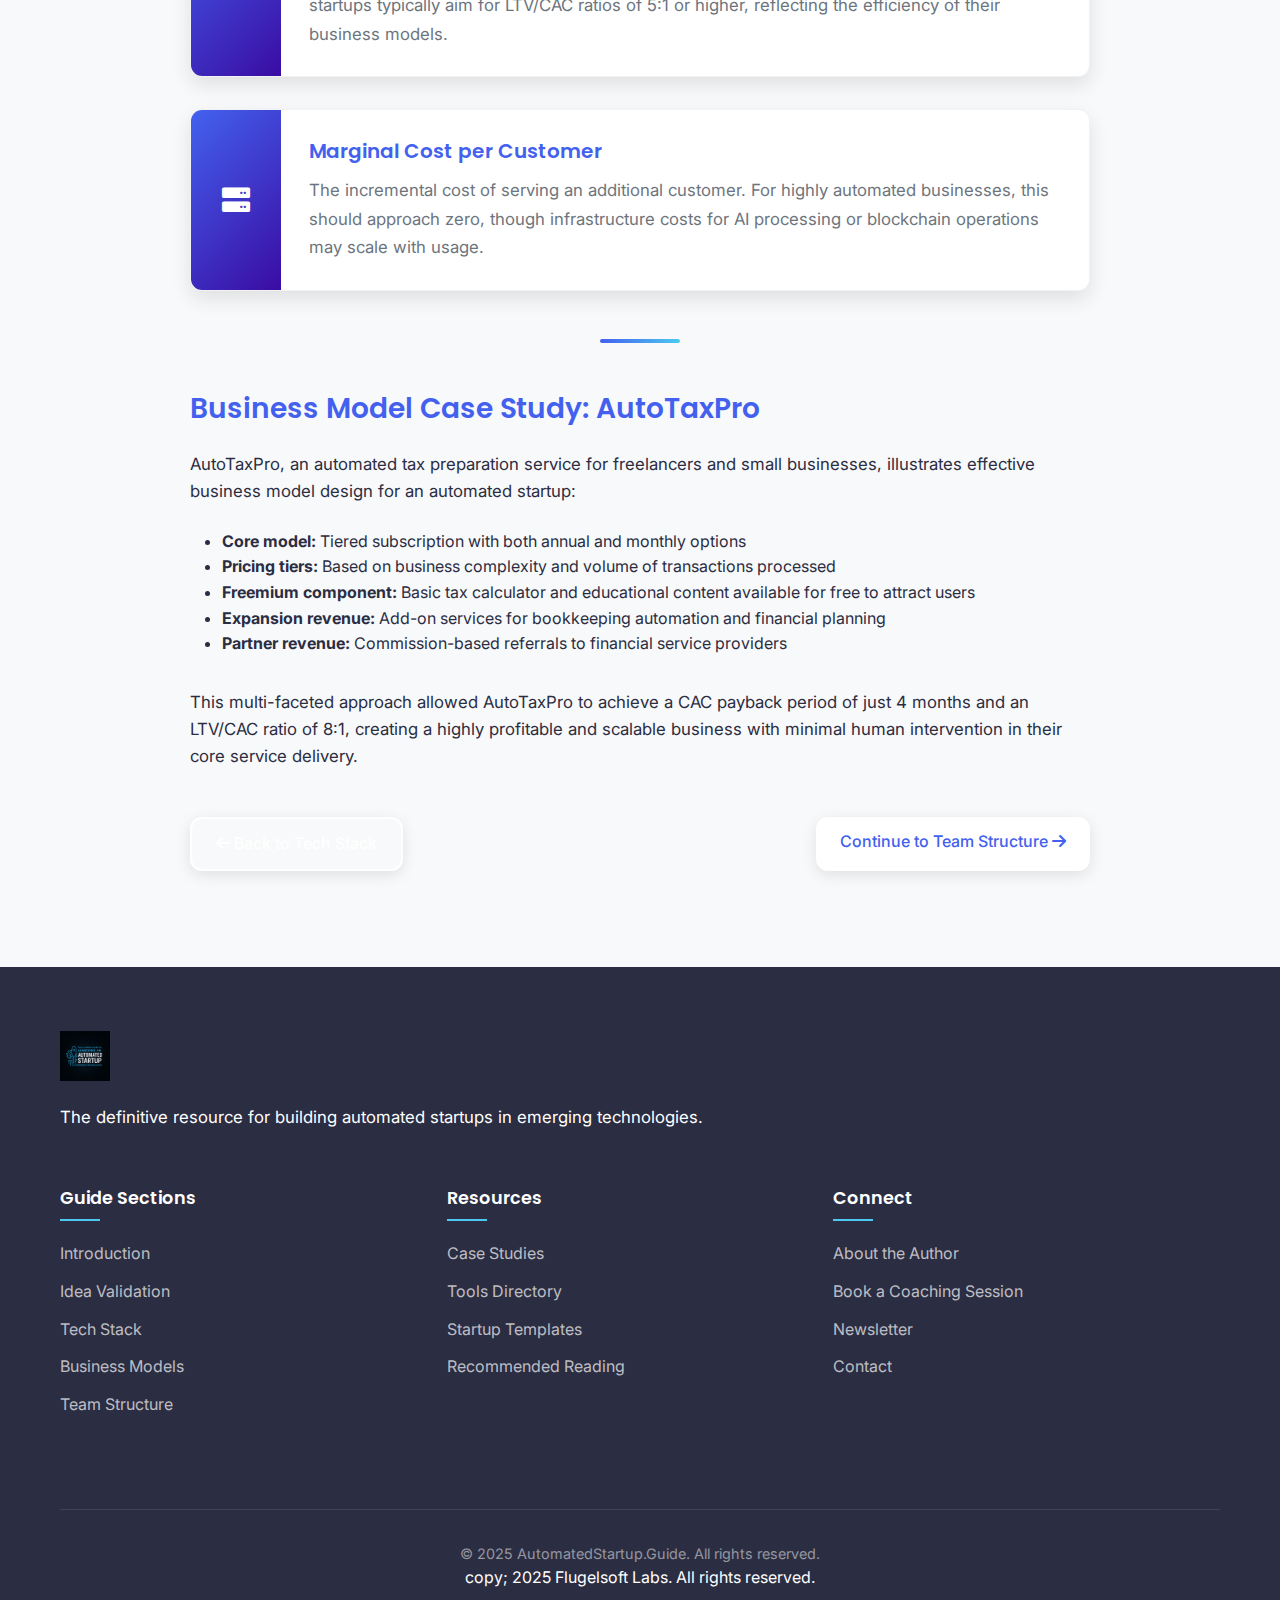
<file: business-models.html>
<!DOCTYPE html>
<html lang="en">
<head>
    <meta charset="UTF-8">
    <meta name="viewport" content="width=device-width, initial-scale=1.0">
    <title>Business Models | Automated Startup Guide</title>
    <link rel="stylesheet" href="styles.css">
    <link rel="stylesheet" href="https://cdnjs.cloudflare.com/ajax/libs/font-awesome/6.0.0/css/all.min.css">
    <link rel="preconnect" href="https://fonts.googleapis.com">
    <link rel="preconnect" href="https://fonts.gstatic.com" crossorigin>
    <link href="https://fonts.googleapis.com/css2?family=Inter:wght@300;400;500;600;700&family=Poppins:wght@300;400;500;600;700&display=swap" rel="stylesheet">
</head>
<body>
    <header>
        <div class="container">
            <div class="logo">
                <img src="images/logo.png" alt="Automated Startup Guide Logo" style="height: 40px; width: auto;">
            </div>
            <nav>
                <ul class="main-nav">
                    <li><a href="introduction.html">Introduction</a></li>
                    <li><a href="validation.html">Idea Validation</a></li>
                    <li><a href="tech-stack.html">Tech Stack</a></li>
                    <li><a href="business-models.html" class="active">Business Models</a></li>
                    <li><a href="team.html">Team Structure</a></li>
                    <li><a href="funding.html">Funding</a></li>
                    <li><a href="scaling.html">Scaling</a></li>
                    <li><a href="technologies.html">Technologies</a></li>
                    <li><a href="author.html">Author</a></li>
                </ul>
                <div class="mobile-nav-toggle">
                    <i class="fas fa-bars"></i>
                </div>
            </nav>
        </div>
    </header>

    <section class="section">
        <div class="container">
            <div class="section-header">
                <h2>Business Models</h2>
                <div class="section-divider"></div>
            </div>
            <div class="section-content">
                <h3>Monetizing Automated Solutions</h3>
                <p>The unique characteristics of automated startups open up distinctive business model opportunities that differ from traditional software or service businesses. Understanding these models and selecting the right approach for your venture is critical to building a sustainable and profitable business.</p>
                
                <h4>Revenue Models for Automated Startups</h4>
                <p>Automated startups can leverage several revenue models, each with different implications for growth, profitability, and operational complexity:</p>
                
                <div class="model-card">
                    <div class="model-icon"><i class="fas fa-sync-alt"></i></div>
                    <div class="model-content">
                        <h5>Subscription Models</h5>
                        <p>Subscription models remain the gold standard for many automated startups due to their predictable revenue and alignment with ongoing service delivery. However, the subscription landscape has evolved, with usage-based components becoming increasingly common.</p>
                    </div>
                </div>
                
                <div class="model-card">
                    <div class="model-icon"><i class="fas fa-exchange-alt"></i></div>
                    <div class="model-content">
                        <h5>Transaction-Based Models</h5>
                        <p>Transaction-based models are particularly well-suited to automated financial services, marketplaces, and blockchain applications. In these models, you charge a percentage or fixed fee on each transaction processed through your platform.</p>
                    </div>
                </div>
                
                <div class="model-card">
                    <div class="model-icon"><i class="fas fa-coins"></i></div>
                    <div class="model-content">
                        <h5>Token-Based Models</h5>
                        <p>Token-based models have matured significantly for blockchain-focused startups. Rather than simply creating a token and hoping for appreciation, sophisticated token models now incorporate utility, governance rights, and economic incentives.</p>
                    </div>
                </div>
                
                <div class="model-card">
                    <div class="model-icon"><i class="fas fa-rocket"></i></div>
                    <div class="model-content">
                        <h5>Freemium Models</h5>
                        <p>Freemium models remain effective for automated startups with low marginal costs, allowing you to serve a large base of free users while converting a percentage to paid plans.</p>
                    </div>
                </div>
                
                <div class="model-card">
                    <div class="model-icon"><i class="fas fa-code"></i></div>
                    <div class="model-content">
                        <h5>API-as-a-Product</h5>
                        <p>This model has become increasingly popular for automated startups. You build a powerful AI or blockchain capability and expose it through APIs that other businesses can integrate into their products.</p>
                    </div>
                </div>
                
                <div class="model-card">
                    <div class="model-icon"><i class="fas fa-database"></i></div>
                    <div class="model-content">
                        <h5>Data Monetization</h5>
                        <p>Some automated startups create value from the aggregated, anonymized data generated through their platforms. This can become a secondary revenue stream alongside your primary business model.</p>
                    </div>
                </div>
            </div>
        </div>
    </section>

    <section class="section">
        <div class="container">
            <div class="section-content">
                <h3>Pricing Strategies for Automated Services</h3>
                <p>Pricing automated services requires a different approach than traditional businesses. With near-zero marginal costs for serving additional customers, you have significant flexibility in pricing strategy.</p>
                
                <h4>Value-Based Pricing</h4>
                <p>The most effective pricing approach for automated startups is value-based pricing, where you set prices based on the value delivered to customers rather than your costs. This requires a deep understanding of the economic impact of your solution on customers' businesses or lives.</p>
                
                <p>For example, an automated contract analysis tool might save a legal department hundreds of hours of attorney time. By quantifying this value (e.g., $50,000 in annual savings), you can price your solution as a percentage of the value delivered (e.g., $10,000 per year), creating a clear ROI for customers while capturing fair value for your business.</p>
                
                <h4>Tiered Pricing Models</h4>
                <p>Most successful automated startups implement tiered pricing structures that align with different customer segments and usage patterns. Consider these common approaches:</p>
                
                <ul style="margin-left: 2rem; margin-bottom: 2rem;">
                    <li><strong>Feature-based tiers:</strong> Different pricing levels based on access to specific capabilities</li>
                    <li><strong>Usage-based tiers:</strong> Pricing based on volume of usage (API calls, transactions processed, etc.)</li>
                    <li><strong>Outcome-based tiers:</strong> Pricing tied to specific outcomes or results achieved</li>
                    <li><strong>Hybrid models:</strong> Combining base subscription fees with usage-based components</li>
                </ul>
                
                <h3>Unit Economics for Automated Startups</h3>
                <p>Understanding your unit economics is critical for building a sustainable automated business. The key metrics to track include:</p>
                
                <div class="model-card">
                    <div class="model-icon"><i class="fas fa-user-plus"></i></div>
                    <div class="model-content">
                        <h5>Customer Acquisition Cost (CAC)</h5>
                        <p>The total cost of acquiring a new customer, including marketing, sales, and onboarding expenses. For automated startups, this should be significantly lower than traditional businesses due to self-service capabilities.</p>
                    </div>
                </div>
                
                <div class="model-card">
                    <div class="model-icon"><i class="fas fa-chart-line"></i></div>
                    <div class="model-content">
                        <h5>Lifetime Value (LTV)</h5>
                        <p>The total revenue you expect to generate from a customer over their lifetime. Automated startups typically aim for LTV/CAC ratios of 5:1 or higher, reflecting the efficiency of their business models.</p>
                    </div>
                </div>
                
                <div class="model-card">
                    <div class="model-icon"><i class="fas fa-server"></i></div>
                    <div class="model-content">
                        <h5>Marginal Cost per Customer</h5>
                        <p>The incremental cost of serving an additional customer. For highly automated businesses, this should approach zero, though infrastructure costs for AI processing or blockchain operations may scale with usage.</p>
                    </div>
                </div>
                
                <div class="section-divider" style="margin: 3rem auto;"></div>
                
                <h3>Business Model Case Study: AutoTaxPro</h3>
                <p>AutoTaxPro, an automated tax preparation service for freelancers and small businesses, illustrates effective business model design for an automated startup:</p>
                
                <ul style="margin-left: 2rem; margin-bottom: 2rem;">
                    <li><strong>Core model:</strong> Tiered subscription with both annual and monthly options</li>
                    <li><strong>Pricing tiers:</strong> Based on business complexity and volume of transactions processed</li>
                    <li><strong>Freemium component:</strong> Basic tax calculator and educational content available for free to attract users</li>
                    <li><strong>Expansion revenue:</strong> Add-on services for bookkeeping automation and financial planning</li>
                    <li><strong>Partner revenue:</strong> Commission-based referrals to financial service providers</li>
                </ul>
                
                <p>This multi-faceted approach allowed AutoTaxPro to achieve a CAC payback period of just 4 months and an LTV/CAC ratio of 8:1, creating a highly profitable and scalable business with minimal human intervention in their core service delivery.</p>
                
                <div class="hero-buttons" style="justify-content: space-between; margin-top: 3rem;">
                    <a href="tech-stack.html" class="btn btn-secondary"><i class="fas fa-arrow-left"></i> Back to Tech Stack</a>
                    <a href="team.html" class="btn btn-primary">Continue to Team Structure <i class="fas fa-arrow-right"></i></a>
                </div>
            </div>
        </div>
    </section>

    <footer>
        <div class="container">
            <div class="footer-content">
                <div class="footer-logo">
                    <img src="images/logo.png" alt="Automated Startup Guide Logo" style="height: 50px; width: auto; margin-bottom: 15px;">
                    <p>The definitive resource for building automated startups in emerging technologies.</p>
                </div>
                
                <div class="footer-links">
                    <div class="footer-column">
                        <h3>Guide Sections</h3>
                        <ul>
                            <li><a href="introduction.html">Introduction</a></li>
                            <li><a href="validation.html">Idea Validation</a></li>
                            <li><a href="tech-stack.html">Tech Stack</a></li>
                            <li><a href="business-models.html">Business Models</a></li>
                            <li><a href="team.html">Team Structure</a></li>
                        </ul>
                    </div>
                    
                    <div class="footer-column">
                        <h3>Resources</h3>
                        <ul>
                            <li><a href="#">Case Studies</a></li>
                            <li><a href="#">Tools Directory</a></li>
                            <li><a href="#">Startup Templates</a></li>
                            <li><a href="#">Recommended Reading</a></li>
                        </ul>
                    </div>
                    
                    <div class="footer-column">
                        <h3>Connect</h3>
                        <ul>
                            <li><a href="author.html">About the Author</a></li>
                            <li><a href="https://topmate.io/kalyanjit" target="_blank">Book a Coaching Session</a></li>
                            <li><a href="#">Newsletter</a></li>
                            <li><a href="#">Contact</a></li>
                        </ul>
                    </div>
                </div>
            </div>
            
            <div class="footer-bottom">
                <p><p>&copy; 2025 AutomatedStartup.Guide. All rights reserved.</p>copy; 2025 Flugelsoft Labs. All rights reserved.</p>
            </div>
        </div>
    </footer>

    <script src="script.js"></script>
</body>
</html>
</file>
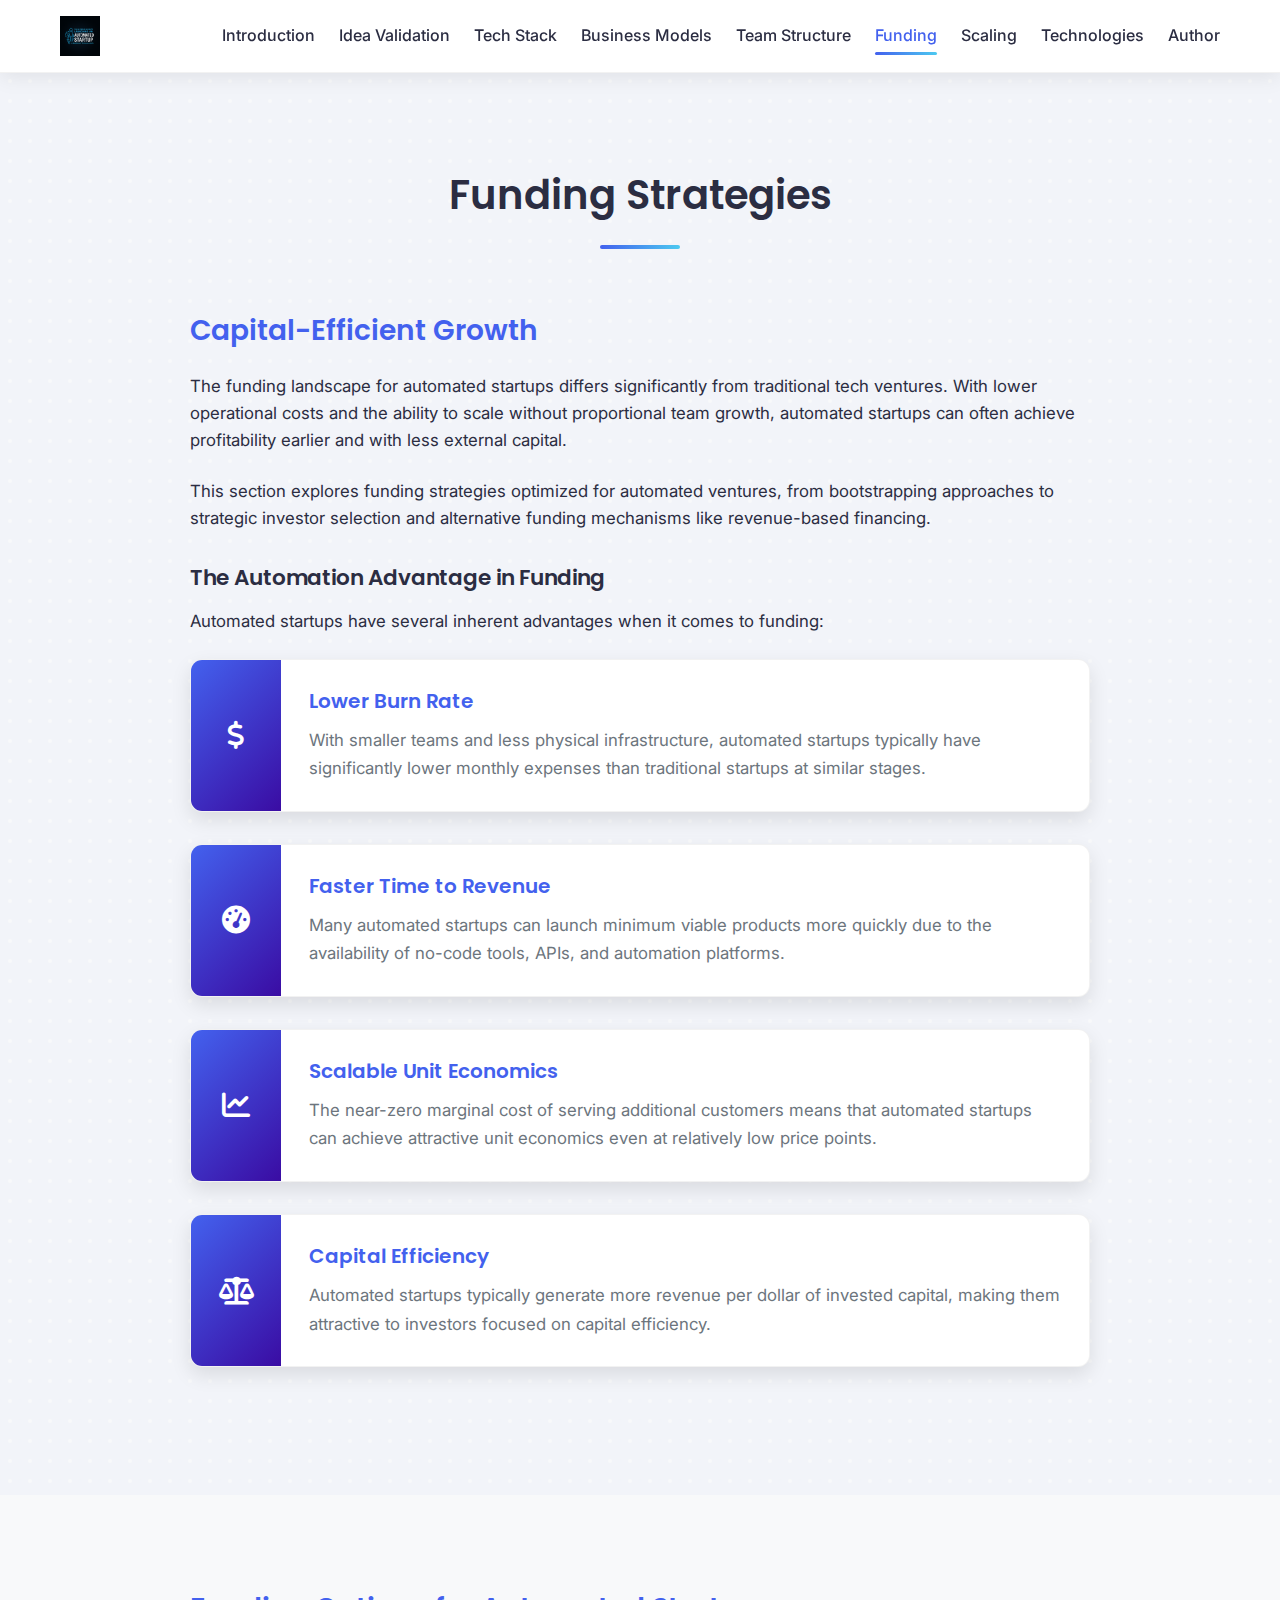
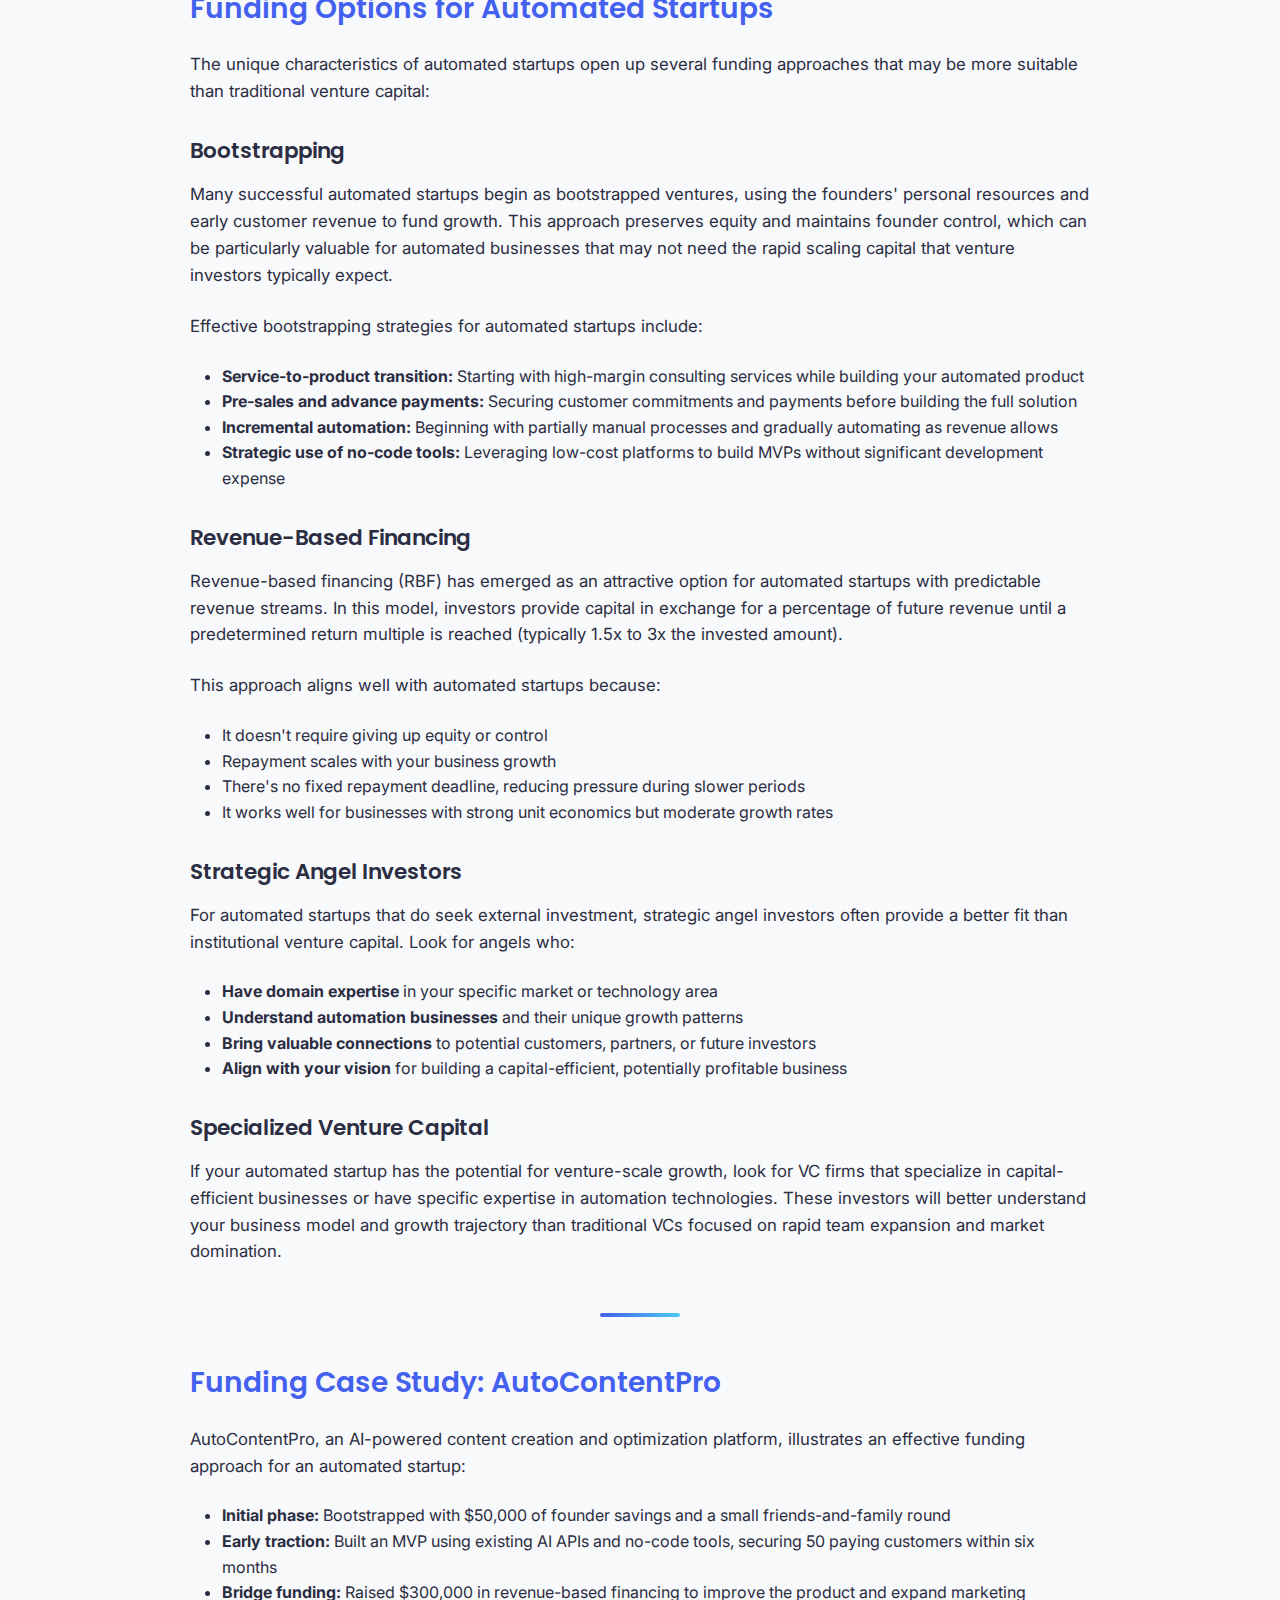
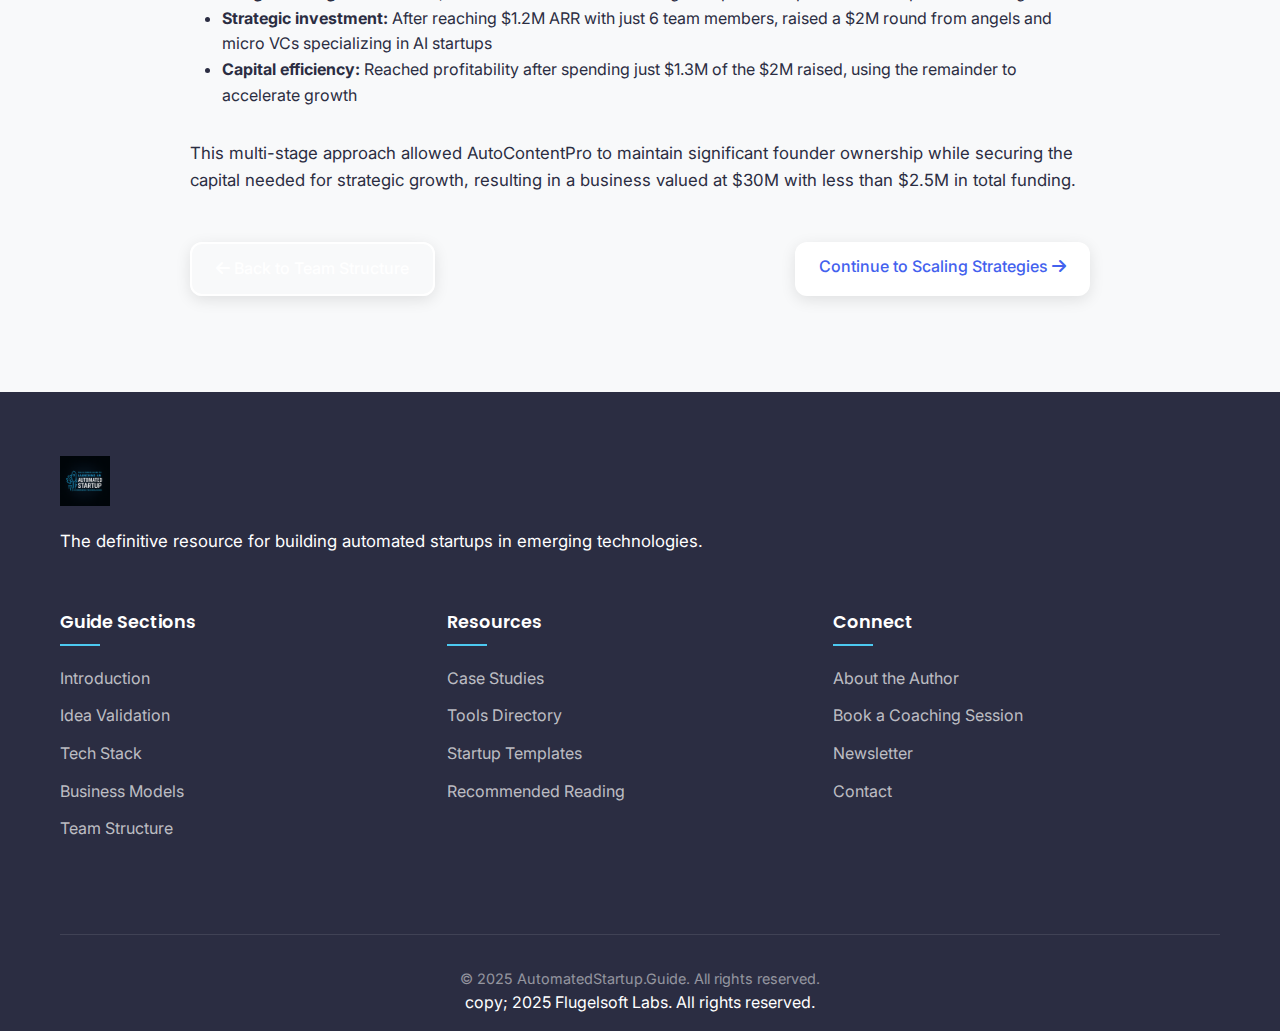
<file: funding.html>
<!DOCTYPE html>
<html lang="en">
<head>
    <meta charset="UTF-8">
    <meta name="viewport" content="width=device-width, initial-scale=1.0">
    <title>Funding Strategies | Automated Startup Guide</title>
    <link rel="stylesheet" href="styles.css">
    <link rel="stylesheet" href="https://cdnjs.cloudflare.com/ajax/libs/font-awesome/6.0.0/css/all.min.css">
    <link rel="preconnect" href="https://fonts.googleapis.com">
    <link rel="preconnect" href="https://fonts.gstatic.com" crossorigin>
    <link href="https://fonts.googleapis.com/css2?family=Inter:wght@300;400;500;600;700&family=Poppins:wght@300;400;500;600;700&display=swap" rel="stylesheet">
</head>
<body>
    <header>
        <div class="container">
            <div class="logo">
                <img src="images/logo.png" alt="Automated Startup Guide Logo" style="height: 40px; width: auto;">
            </div>
            <nav>
                <ul class="main-nav">
                    <li><a href="introduction.html">Introduction</a></li>
                    <li><a href="validation.html">Idea Validation</a></li>
                    <li><a href="tech-stack.html">Tech Stack</a></li>
                    <li><a href="business-models.html">Business Models</a></li>
                    <li><a href="team.html">Team Structure</a></li>
                    <li><a href="funding.html" class="active">Funding</a></li>
                    <li><a href="scaling.html">Scaling</a></li>
                    <li><a href="technologies.html">Technologies</a></li>
                    <li><a href="author.html">Author</a></li>
                </ul>
                <div class="mobile-nav-toggle">
                    <i class="fas fa-bars"></i>
                </div>
            </nav>
        </div>
    </header>

    <section class="section">
        <div class="container">
            <div class="section-header">
                <h2>Funding Strategies</h2>
                <div class="section-divider"></div>
            </div>
            <div class="section-content">
                <h3>Capital-Efficient Growth</h3>
                <p>The funding landscape for automated startups differs significantly from traditional tech ventures. With lower operational costs and the ability to scale without proportional team growth, automated startups can often achieve profitability earlier and with less external capital.</p>
                
                <p>This section explores funding strategies optimized for automated ventures, from bootstrapping approaches to strategic investor selection and alternative funding mechanisms like revenue-based financing.</p>
                
                <h4>The Automation Advantage in Funding</h4>
                <p>Automated startups have several inherent advantages when it comes to funding:</p>
                
                <div class="model-card">
                    <div class="model-icon"><i class="fas fa-dollar-sign"></i></div>
                    <div class="model-content">
                        <h5>Lower Burn Rate</h5>
                        <p>With smaller teams and less physical infrastructure, automated startups typically have significantly lower monthly expenses than traditional startups at similar stages.</p>
                    </div>
                </div>
                
                <div class="model-card">
                    <div class="model-icon"><i class="fas fa-tachometer-alt"></i></div>
                    <div class="model-content">
                        <h5>Faster Time to Revenue</h5>
                        <p>Many automated startups can launch minimum viable products more quickly due to the availability of no-code tools, APIs, and automation platforms.</p>
                    </div>
                </div>
                
                <div class="model-card">
                    <div class="model-icon"><i class="fas fa-chart-line"></i></div>
                    <div class="model-content">
                        <h5>Scalable Unit Economics</h5>
                        <p>The near-zero marginal cost of serving additional customers means that automated startups can achieve attractive unit economics even at relatively low price points.</p>
                    </div>
                </div>
                
                <div class="model-card">
                    <div class="model-icon"><i class="fas fa-balance-scale"></i></div>
                    <div class="model-content">
                        <h5>Capital Efficiency</h5>
                        <p>Automated startups typically generate more revenue per dollar of invested capital, making them attractive to investors focused on capital efficiency.</p>
                    </div>
                </div>
            </div>
        </div>
    </section>

    <section class="section">
        <div class="container">
            <div class="section-content">
                <h3>Funding Options for Automated Startups</h3>
                <p>The unique characteristics of automated startups open up several funding approaches that may be more suitable than traditional venture capital:</p>
                
                <h4>Bootstrapping</h4>
                <p>Many successful automated startups begin as bootstrapped ventures, using the founders' personal resources and early customer revenue to fund growth. This approach preserves equity and maintains founder control, which can be particularly valuable for automated businesses that may not need the rapid scaling capital that venture investors typically expect.</p>
                
                <p>Effective bootstrapping strategies for automated startups include:</p>
                <ul style="margin-left: 2rem; margin-bottom: 2rem;">
                    <li><strong>Service-to-product transition:</strong> Starting with high-margin consulting services while building your automated product</li>
                    <li><strong>Pre-sales and advance payments:</strong> Securing customer commitments and payments before building the full solution</li>
                    <li><strong>Incremental automation:</strong> Beginning with partially manual processes and gradually automating as revenue allows</li>
                    <li><strong>Strategic use of no-code tools:</strong> Leveraging low-cost platforms to build MVPs without significant development expense</li>
                </ul>
                
                <h4>Revenue-Based Financing</h4>
                <p>Revenue-based financing (RBF) has emerged as an attractive option for automated startups with predictable revenue streams. In this model, investors provide capital in exchange for a percentage of future revenue until a predetermined return multiple is reached (typically 1.5x to 3x the invested amount).</p>
                
                <p>This approach aligns well with automated startups because:</p>
                <ul style="margin-left: 2rem; margin-bottom: 2rem;">
                    <li>It doesn't require giving up equity or control</li>
                    <li>Repayment scales with your business growth</li>
                    <li>There's no fixed repayment deadline, reducing pressure during slower periods</li>
                    <li>It works well for businesses with strong unit economics but moderate growth rates</li>
                </ul>
                
                <h4>Strategic Angel Investors</h4>
                <p>For automated startups that do seek external investment, strategic angel investors often provide a better fit than institutional venture capital. Look for angels who:</p>
                
                <ul style="margin-left: 2rem; margin-bottom: 2rem;">
                    <li><strong>Have domain expertise</strong> in your specific market or technology area</li>
                    <li><strong>Understand automation businesses</strong> and their unique growth patterns</li>
                    <li><strong>Bring valuable connections</strong> to potential customers, partners, or future investors</li>
                    <li><strong>Align with your vision</strong> for building a capital-efficient, potentially profitable business</li>
                </ul>
                
                <h4>Specialized Venture Capital</h4>
                <p>If your automated startup has the potential for venture-scale growth, look for VC firms that specialize in capital-efficient businesses or have specific expertise in automation technologies. These investors will better understand your business model and growth trajectory than traditional VCs focused on rapid team expansion and market domination.</p>
                
                <div class="section-divider" style="margin: 3rem auto;"></div>
                
                <h3>Funding Case Study: AutoContentPro</h3>
                <p>AutoContentPro, an AI-powered content creation and optimization platform, illustrates an effective funding approach for an automated startup:</p>
                
                <ul style="margin-left: 2rem; margin-bottom: 2rem;">
                    <li><strong>Initial phase:</strong> Bootstrapped with $50,000 of founder savings and a small friends-and-family round</li>
                    <li><strong>Early traction:</strong> Built an MVP using existing AI APIs and no-code tools, securing 50 paying customers within six months</li>
                    <li><strong>Bridge funding:</strong> Raised $300,000 in revenue-based financing to improve the product and expand marketing</li>
                    <li><strong>Strategic investment:</strong> After reaching $1.2M ARR with just 6 team members, raised a $2M round from angels and micro VCs specializing in AI startups</li>
                    <li><strong>Capital efficiency:</strong> Reached profitability after spending just $1.3M of the $2M raised, using the remainder to accelerate growth</li>
                </ul>
                
                <p>This multi-stage approach allowed AutoContentPro to maintain significant founder ownership while securing the capital needed for strategic growth, resulting in a business valued at $30M with less than $2.5M in total funding.</p>
                
                <div class="hero-buttons" style="justify-content: space-between; margin-top: 3rem;">
                    <a href="team.html" class="btn btn-secondary"><i class="fas fa-arrow-left"></i> Back to Team Structure</a>
                    <a href="scaling.html" class="btn btn-primary">Continue to Scaling Strategies <i class="fas fa-arrow-right"></i></a>
                </div>
            </div>
        </div>
    </section>

    <footer>
        <div class="container">
            <div class="footer-content">
                <div class="footer-logo">
                    <img src="images/logo.png" alt="Automated Startup Guide Logo" style="height: 50px; width: auto; margin-bottom: 15px;">
                    <p>The definitive resource for building automated startups in emerging technologies.</p>
                </div>
                
                <div class="footer-links">
                    <div class="footer-column">
                        <h3>Guide Sections</h3>
                        <ul>
                            <li><a href="introduction.html">Introduction</a></li>
                            <li><a href="validation.html">Idea Validation</a></li>
                            <li><a href="tech-stack.html">Tech Stack</a></li>
                            <li><a href="business-models.html">Business Models</a></li>
                            <li><a href="team.html">Team Structure</a></li>
                        </ul>
                    </div>
                    
                    <div class="footer-column">
                        <h3>Resources</h3>
                        <ul>
                            <li><a href="#">Case Studies</a></li>
                            <li><a href="#">Tools Directory</a></li>
                            <li><a href="#">Startup Templates</a></li>
                            <li><a href="#">Recommended Reading</a></li>
                        </ul>
                    </div>
                    
                    <div class="footer-column">
                        <h3>Connect</h3>
                        <ul>
                            <li><a href="author.html">About the Author</a></li>
                            <li><a href="https://topmate.io/kalyanjit" target="_blank">Book a Coaching Session</a></li>
                            <li><a href="#">Newsletter</a></li>
                            <li><a href="#">Contact</a></li>
                        </ul>
                    </div>
                </div>
            </div>
            
            <div class="footer-bottom">
                <p><p>&copy; 2025 AutomatedStartup.Guide. All rights reserved.</p>copy; 2025 Flugelsoft Labs. All rights reserved.</p>
            </div>
        </div>
    </footer>

    <script src="script.js"></script>
</body>
</html>
</file>
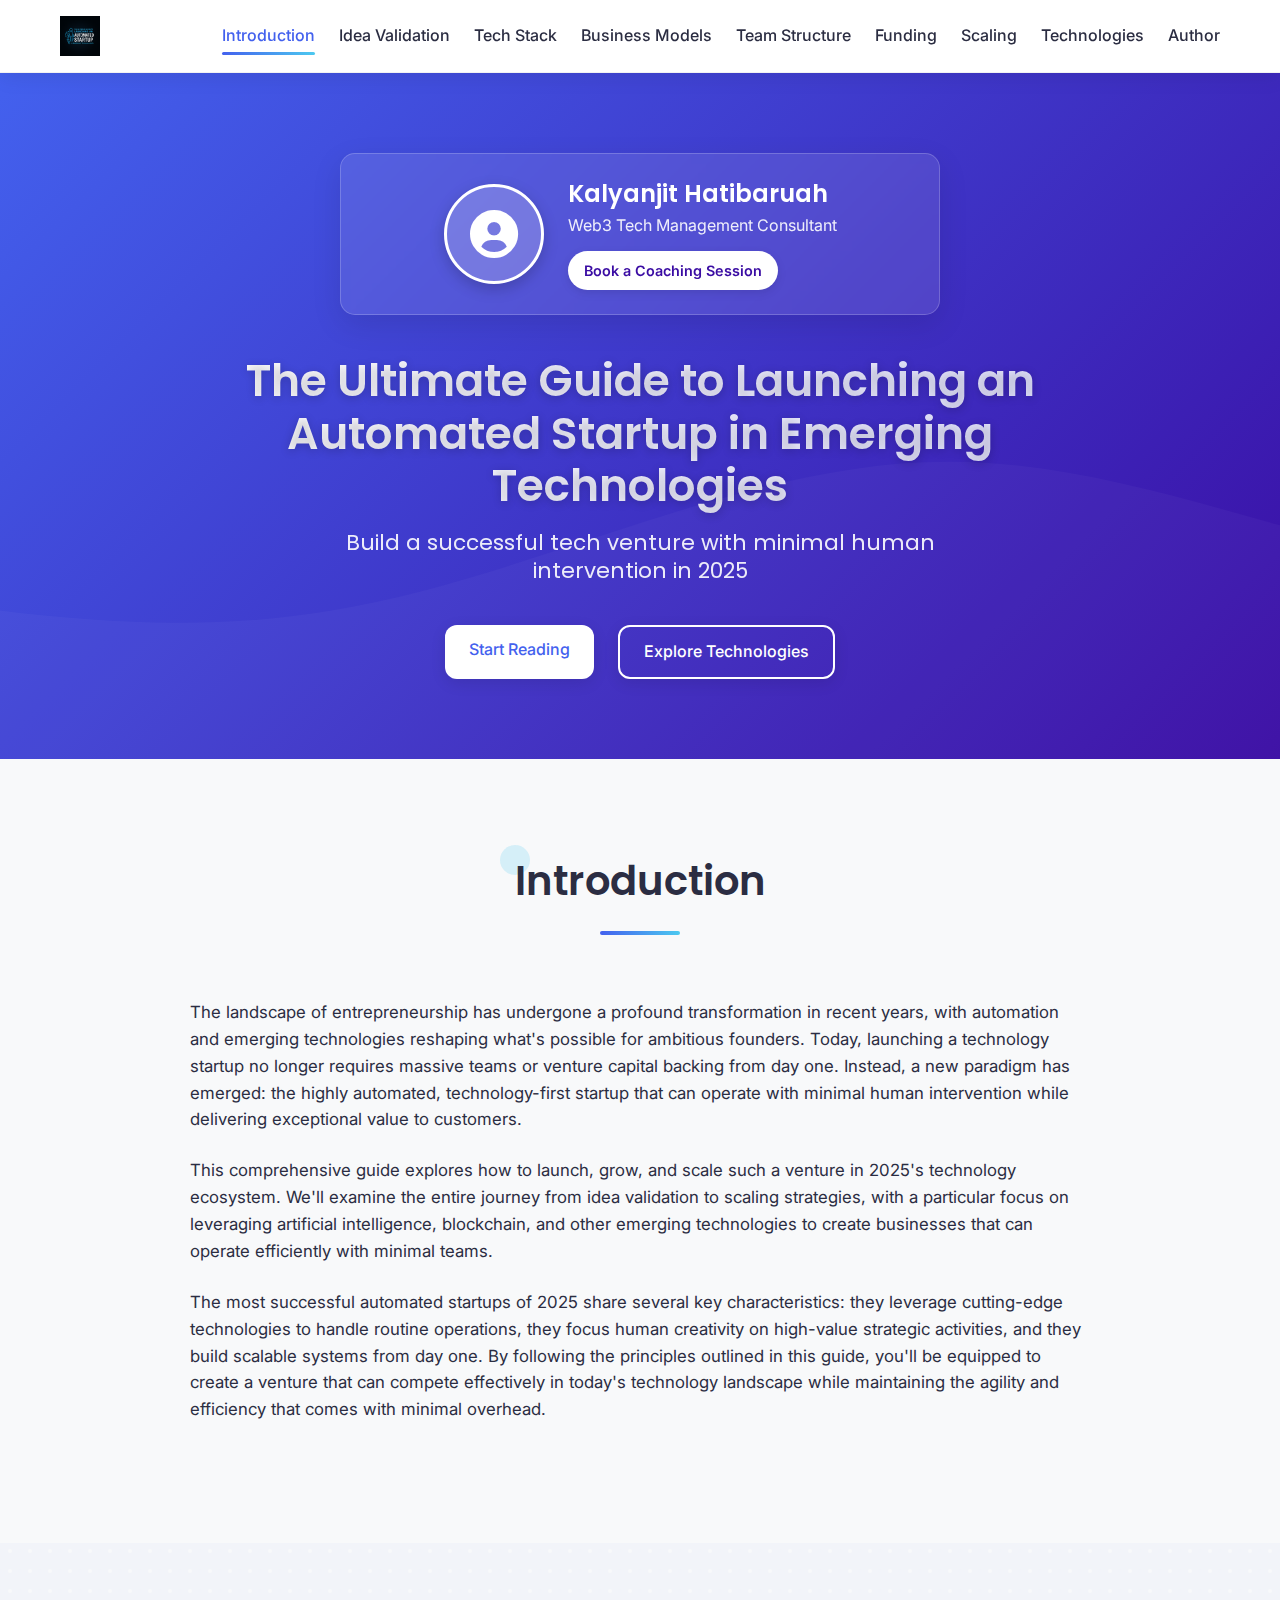
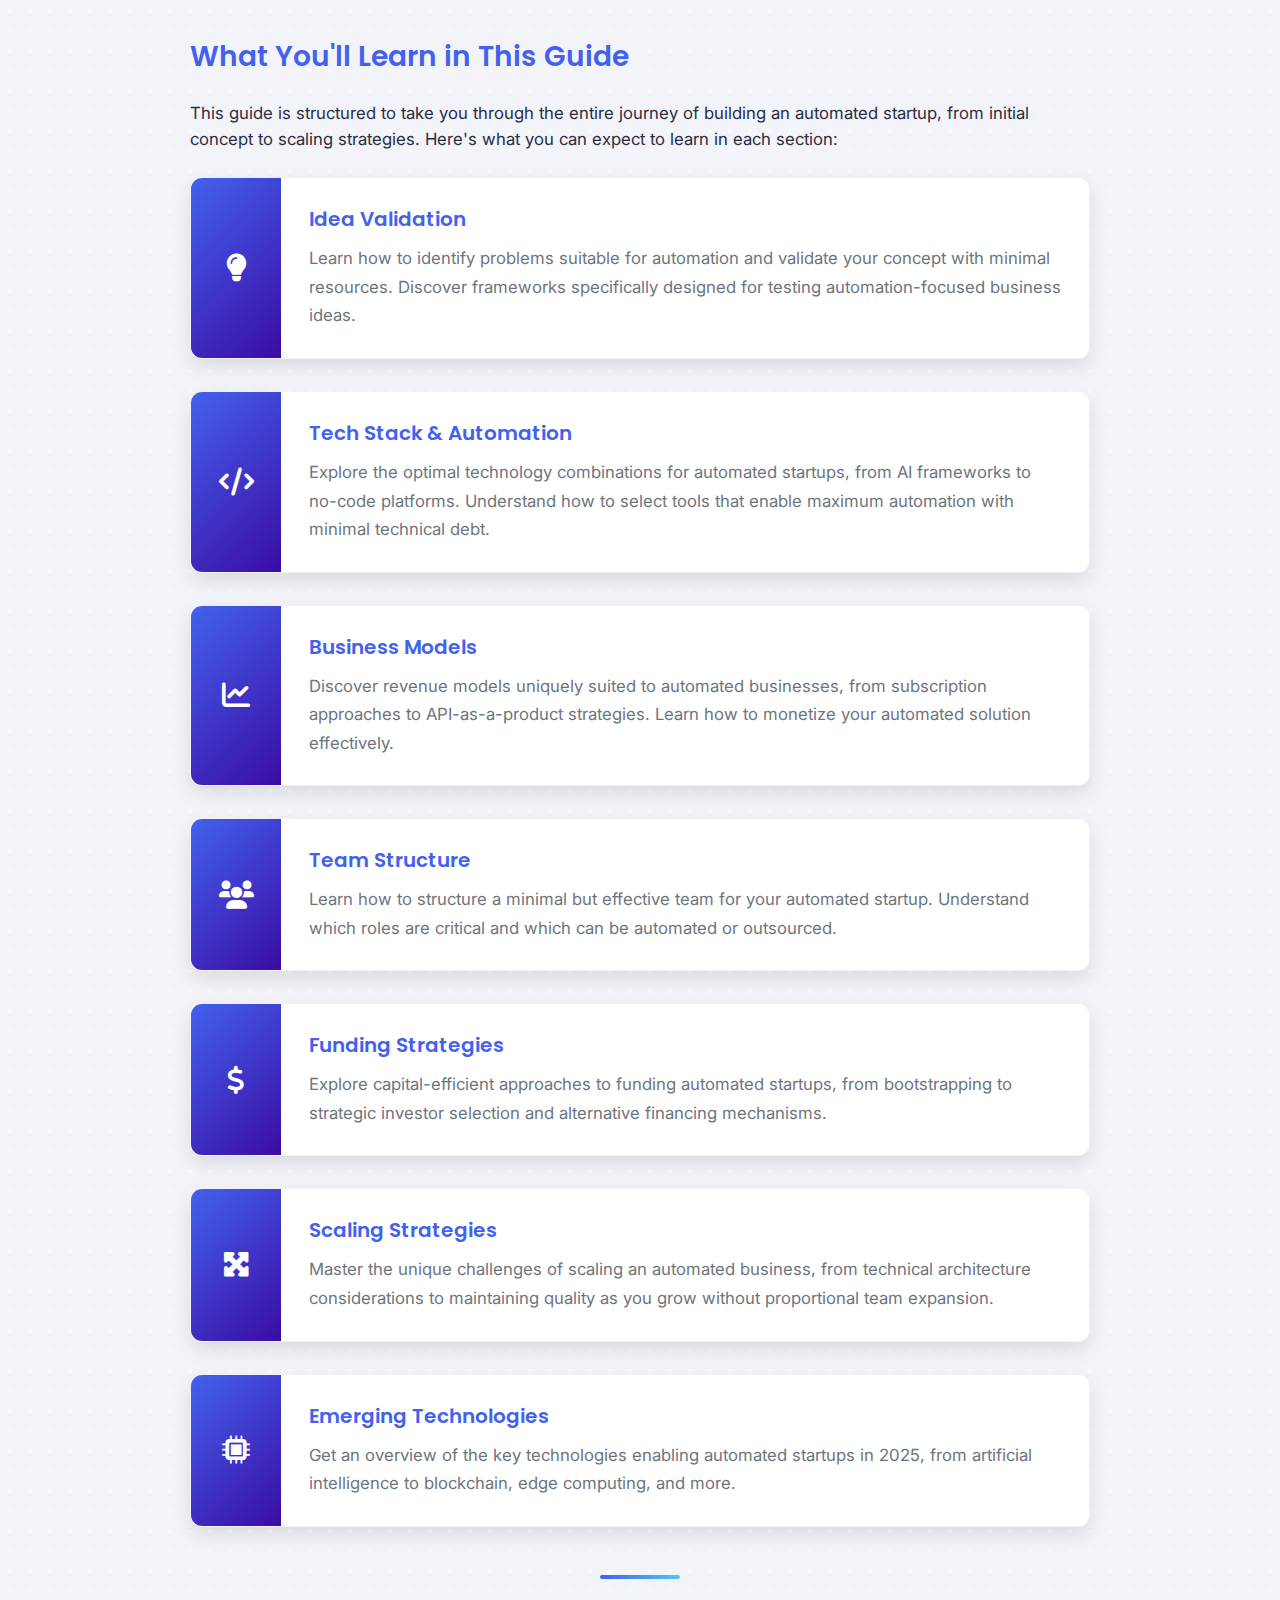
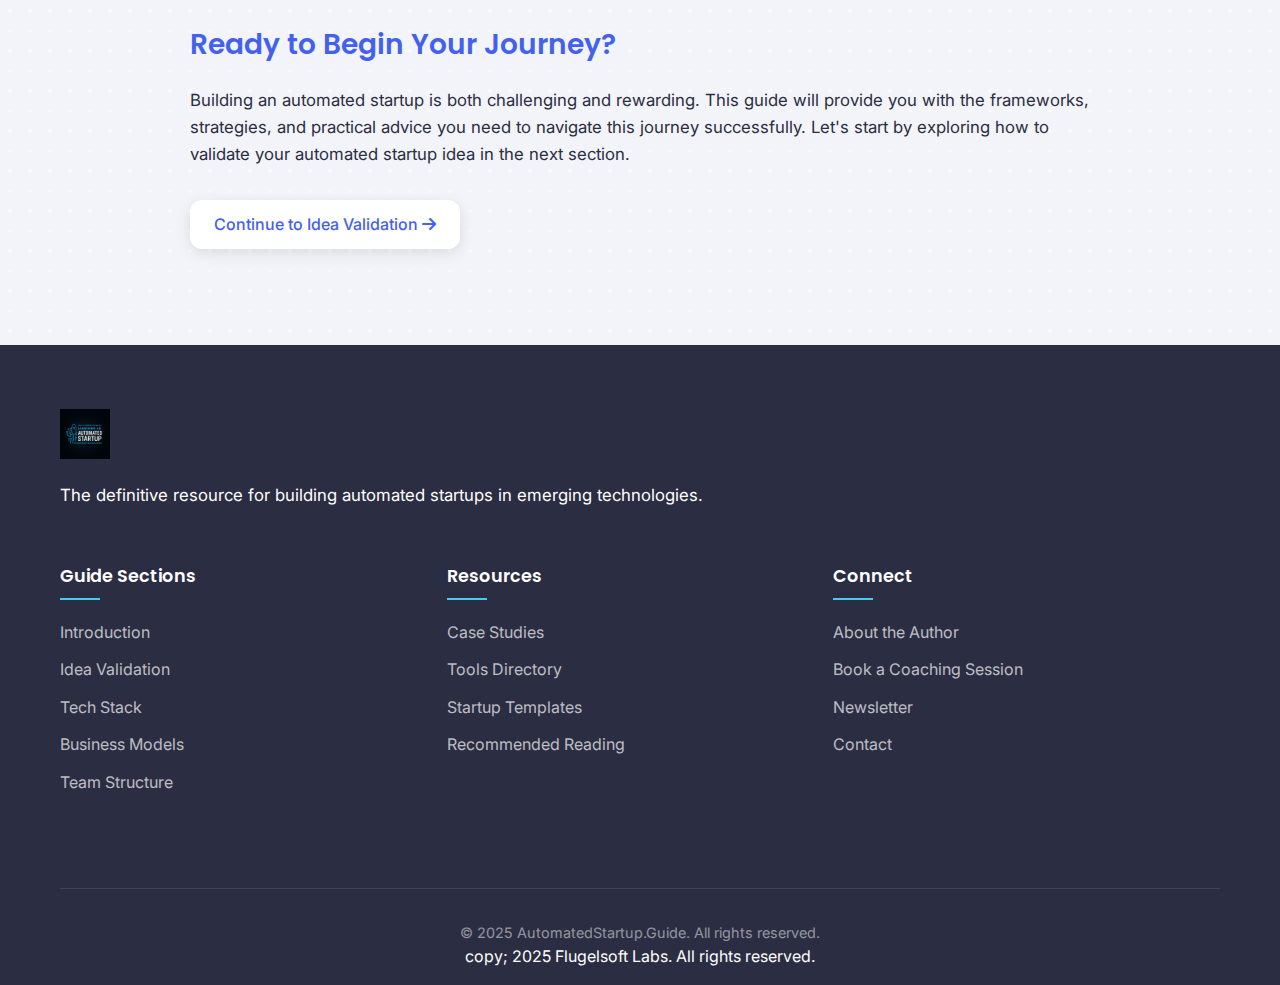
<file: introduction.html>
<!DOCTYPE html>
<html lang="en">
<head>
    <meta charset="UTF-8">
    <meta name="viewport" content="width=device-width, initial-scale=1.0">
    <title>Introduction | Automated Startup Guide</title>
    <link rel="stylesheet" href="styles.css">
    <link rel="stylesheet" href="https://cdnjs.cloudflare.com/ajax/libs/font-awesome/6.0.0/css/all.min.css">
    <link rel="preconnect" href="https://fonts.googleapis.com">
    <link rel="preconnect" href="https://fonts.gstatic.com" crossorigin>
    <link href="https://fonts.googleapis.com/css2?family=Inter:wght@300;400;500;600;700&family=Poppins:wght@300;400;500;600;700&display=swap" rel="stylesheet">
</head>
<body>
    <header>
        <div class="container">
            <div class="logo">
                <img src="images/logo.png" alt="Automated Startup Guide Logo">
            </div>
            <nav>
                <ul class="main-nav">
                    <li><a href="introduction.html" class="active">Introduction</a></li>
                    <li><a href="validation.html">Idea Validation</a></li>
                    <li><a href="tech-stack.html">Tech Stack</a></li>
                    <li><a href="business-models.html">Business Models</a></li>
                    <li><a href="team.html">Team Structure</a></li>
                    <li><a href="funding.html">Funding</a></li>
                    <li><a href="scaling.html">Scaling</a></li>
                    <li><a href="technologies.html">Technologies</a></li>
                    <li><a href="author.html">Author</a></li>
                </ul>
                <div class="mobile-nav-toggle">
                    <i class="fas fa-bars"></i>
                </div>
            </nav>
        </div>
    </header>

    <section class="hero">
        <div class="container">
            <div class="hero-content">
                <div class="author-profile">
                    <div class="author-profile-image">
                        <i class="fas fa-user-circle"></i>
                    </div>
                    <div class="author-profile-info">
                        <h3>Kalyanjit Hatibaruah</h3>
                        <p>Web3 Tech Management Consultant</p>
                        <a href="https://topmate.io/kalyanjit" target="_blank" class="author-cta">Book a Coaching Session</a>
                    </div>
                </div>
                <h1>The Ultimate Guide to Launching an Automated Startup in Emerging Technologies</h1>
                <h2>Build a successful tech venture with minimal human intervention in 2025</h2>
                <div class="hero-buttons">
                    <a href="introduction.html" class="btn btn-primary">Start Reading</a>
                    <a href="technologies.html" class="btn btn-secondary">Explore Technologies</a>
                </div>
            </div>
        </div>
    </section>

    <section id="introduction" class="section">
        <div class="container">
            <div class="section-header">
                <h2>Introduction</h2>
                <div class="section-divider"></div>
            </div>
            <div class="section-content">
                <p>The landscape of entrepreneurship has undergone a profound transformation in recent years, with automation and emerging technologies reshaping what's possible for ambitious founders. Today, launching a technology startup no longer requires massive teams or venture capital backing from day one. Instead, a new paradigm has emerged: the highly automated, technology-first startup that can operate with minimal human intervention while delivering exceptional value to customers.</p>
                
                <p>This comprehensive guide explores how to launch, grow, and scale such a venture in 2025's technology ecosystem. We'll examine the entire journey from idea validation to scaling strategies, with a particular focus on leveraging artificial intelligence, blockchain, and other emerging technologies to create businesses that can operate efficiently with minimal teams.</p>
                
                <p>The most successful automated startups of 2025 share several key characteristics: they leverage cutting-edge technologies to handle routine operations, they focus human creativity on high-value strategic activities, and they build scalable systems from day one. By following the principles outlined in this guide, you'll be equipped to create a venture that can compete effectively in today's technology landscape while maintaining the agility and efficiency that comes with minimal overhead.</p>
            </div>
        </div>
    </section>

    <section class="section">
        <div class="container">
            <div class="section-content">
                <h3>What You'll Learn in This Guide</h3>
                <p>This guide is structured to take you through the entire journey of building an automated startup, from initial concept to scaling strategies. Here's what you can expect to learn in each section:</p>
                
                <div class="model-card">
                    <div class="model-icon"><i class="fas fa-lightbulb"></i></div>
                    <div class="model-content">
                        <h5><a href="validation.html">Idea Validation</a></h5>
                        <p>Learn how to identify problems suitable for automation and validate your concept with minimal resources. Discover frameworks specifically designed for testing automation-focused business ideas.</p>
                    </div>
                </div>
                
                <div class="model-card">
                    <div class="model-icon"><i class="fas fa-code"></i></div>
                    <div class="model-content">
                        <h5><a href="tech-stack.html">Tech Stack & Automation</a></h5>
                        <p>Explore the optimal technology combinations for automated startups, from AI frameworks to no-code platforms. Understand how to select tools that enable maximum automation with minimal technical debt.</p>
                    </div>
                </div>
                
                <div class="model-card">
                    <div class="model-icon"><i class="fas fa-chart-line"></i></div>
                    <div class="model-content">
                        <h5><a href="business-models.html">Business Models</a></h5>
                        <p>Discover revenue models uniquely suited to automated businesses, from subscription approaches to API-as-a-product strategies. Learn how to monetize your automated solution effectively.</p>
                    </div>
                </div>
                
                <div class="model-card">
                    <div class="model-icon"><i class="fas fa-users"></i></div>
                    <div class="model-content">
                        <h5><a href="team.html">Team Structure</a></h5>
                        <p>Learn how to structure a minimal but effective team for your automated startup. Understand which roles are critical and which can be automated or outsourced.</p>
                    </div>
                </div>
                
                <div class="model-card">
                    <div class="model-icon"><i class="fas fa-dollar-sign"></i></div>
                    <div class="model-content">
                        <h5><a href="funding.html">Funding Strategies</a></h5>
                        <p>Explore capital-efficient approaches to funding automated startups, from bootstrapping to strategic investor selection and alternative financing mechanisms.</p>
                    </div>
                </div>
                
                <div class="model-card">
                    <div class="model-icon"><i class="fas fa-expand-arrows-alt"></i></div>
                    <div class="model-content">
                        <h5><a href="scaling.html">Scaling Strategies</a></h5>
                        <p>Master the unique challenges of scaling an automated business, from technical architecture considerations to maintaining quality as you grow without proportional team expansion.</p>
                    </div>
                </div>
                
                <div class="model-card">
                    <div class="model-icon"><i class="fas fa-microchip"></i></div>
                    <div class="model-content">
                        <h5><a href="technologies.html">Emerging Technologies</a></h5>
                        <p>Get an overview of the key technologies enabling automated startups in 2025, from artificial intelligence to blockchain, edge computing, and more.</p>
                    </div>
                </div>
                
                <div class="section-divider" style="margin: 3rem auto;"></div>
                
                <h3>Ready to Begin Your Journey?</h3>
                <p>Building an automated startup is both challenging and rewarding. This guide will provide you with the frameworks, strategies, and practical advice you need to navigate this journey successfully. Let's start by exploring how to validate your automated startup idea in the next section.</p>
                
                <div class="hero-buttons" style="justify-content: flex-start; margin-top: 2rem;">
                    <a href="validation.html" class="btn btn-primary">Continue to Idea Validation <i class="fas fa-arrow-right"></i></a>
                </div>
            </div>
        </div>
    </section>

    <footer>
        <div class="container">
            <div class="footer-content">
                <div class="footer-logo">
                    <img src="images/logo.png" alt="Automated Startup Guide Logo" style="height: 50px; width: auto; margin-bottom: 15px;">
                    <p>The definitive resource for building automated startups in emerging technologies.</p>
                </div>
                
                <div class="footer-links">
                    <div class="footer-column">
                        <h3>Guide Sections</h3>
                        <ul>
                            <li><a href="introduction.html">Introduction</a></li>
                            <li><a href="validation.html">Idea Validation</a></li>
                            <li><a href="tech-stack.html">Tech Stack</a></li>
                            <li><a href="business-models.html">Business Models</a></li>
                            <li><a href="team.html">Team Structure</a></li>
                        </ul>
                    </div>
                    
                    <div class="footer-column">
                        <h3>Resources</h3>
                        <ul>
                            <li><a href="#">Case Studies</a></li>
                            <li><a href="#">Tools Directory</a></li>
                            <li><a href="#">Startup Templates</a></li>
                            <li><a href="#">Recommended Reading</a></li>
                        </ul>
                    </div>
                    
                    <div class="footer-column">
                        <h3>Connect</h3>
                        <ul>
                            <li><a href="author.html">About the Author</a></li>
                            <li><a href="https://topmate.io/kalyanjit" target="_blank">Book a Coaching Session</a></li>
                            <li><a href="#">Newsletter</a></li>
                            <li><a href="#">Contact</a></li>
                        </ul>
                    </div>
                </div>
            </div>
            
            <div class="footer-bottom">
                <p><p>&copy; 2025 AutomatedStartup.Guide. All rights reserved.</p>copy; 2025 Flugelsoft Labs. All rights reserved.</p>
            </div>
        </div>
    </footer>

    <script src="script.js"></script>
</body>
</html>
</file>
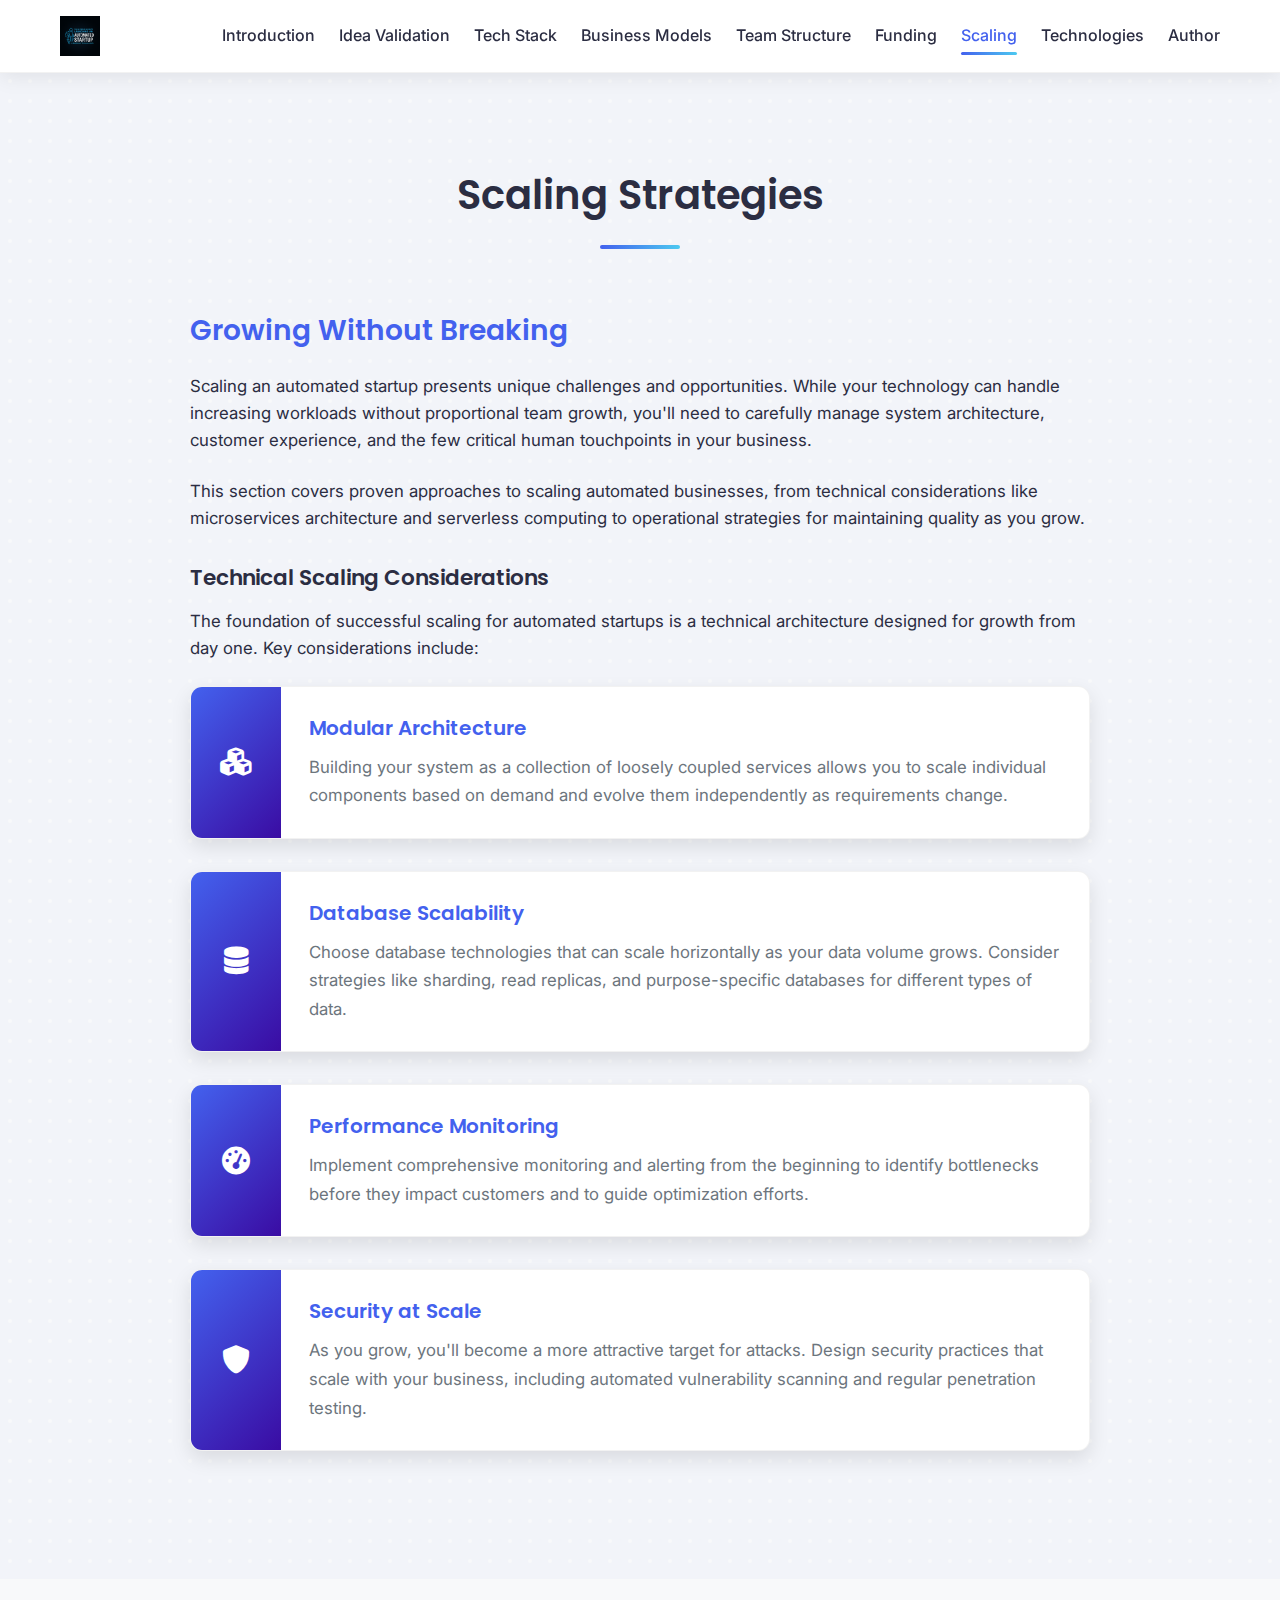
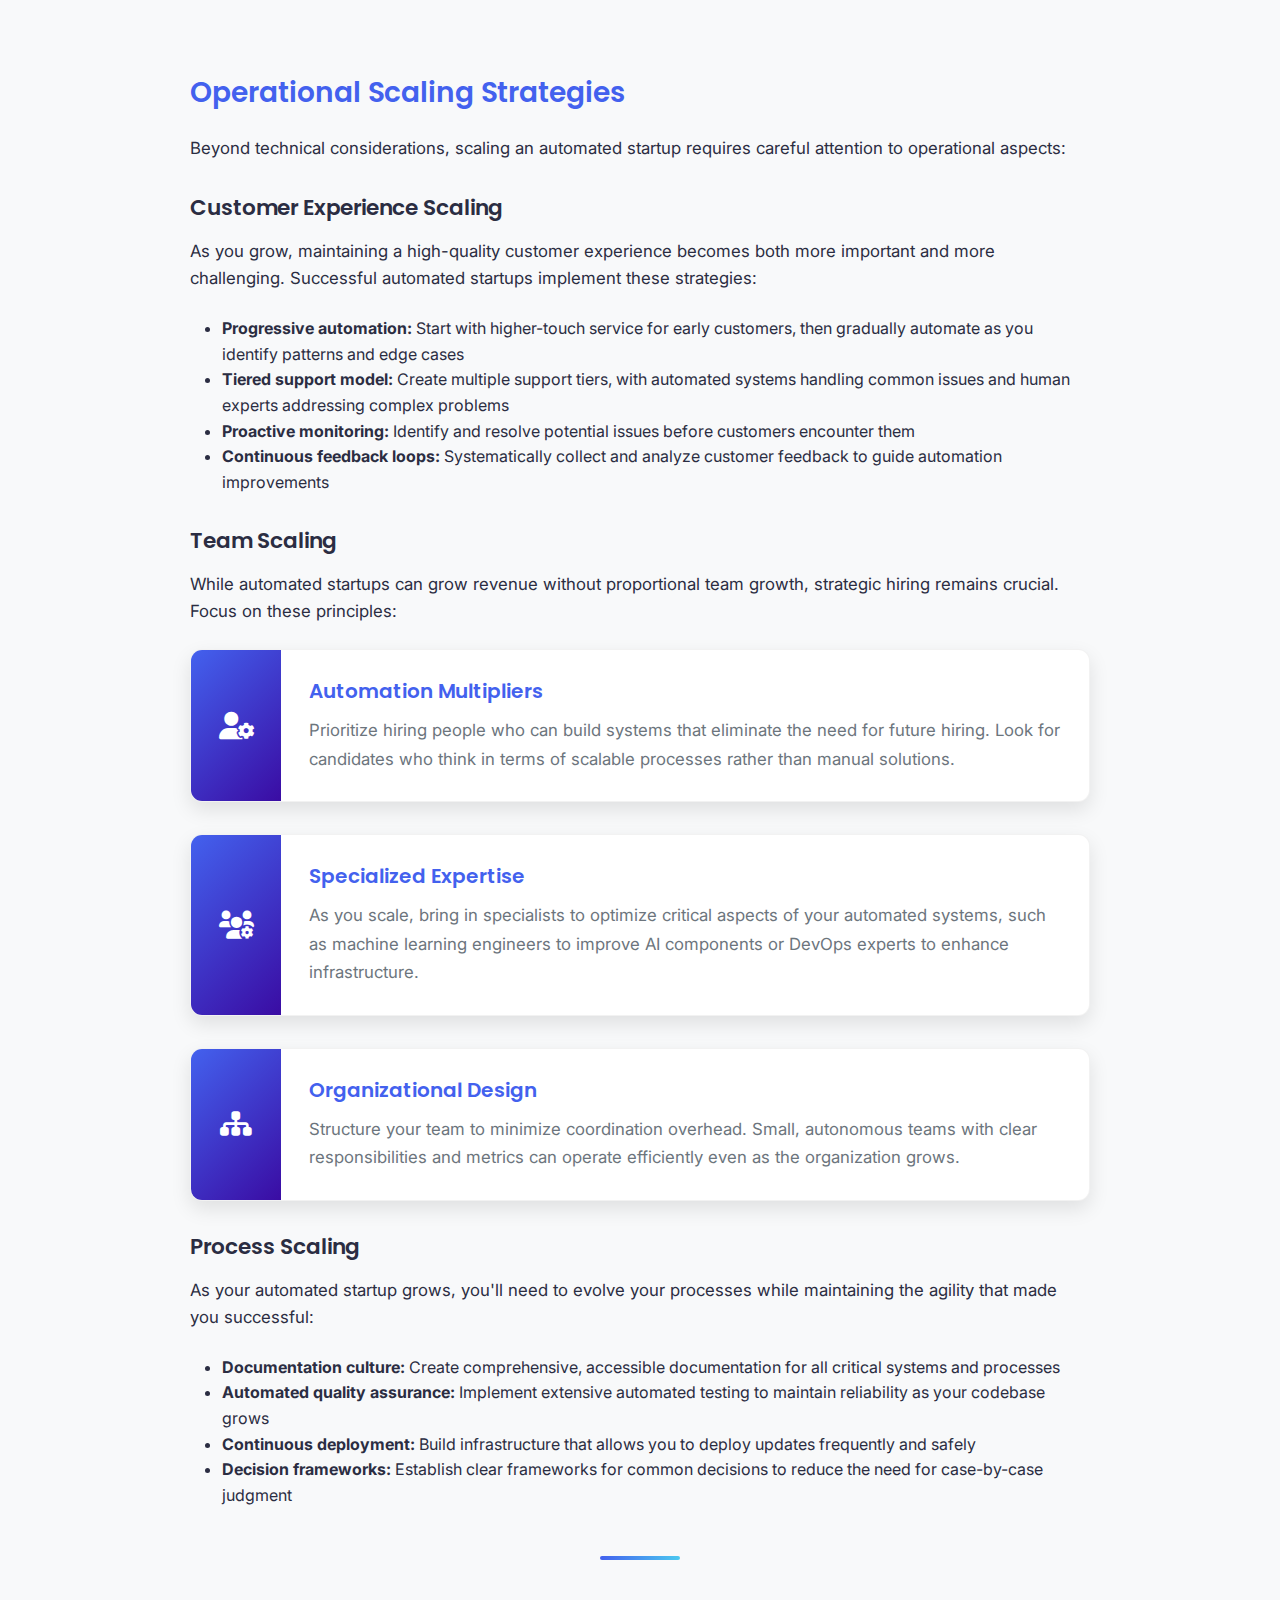
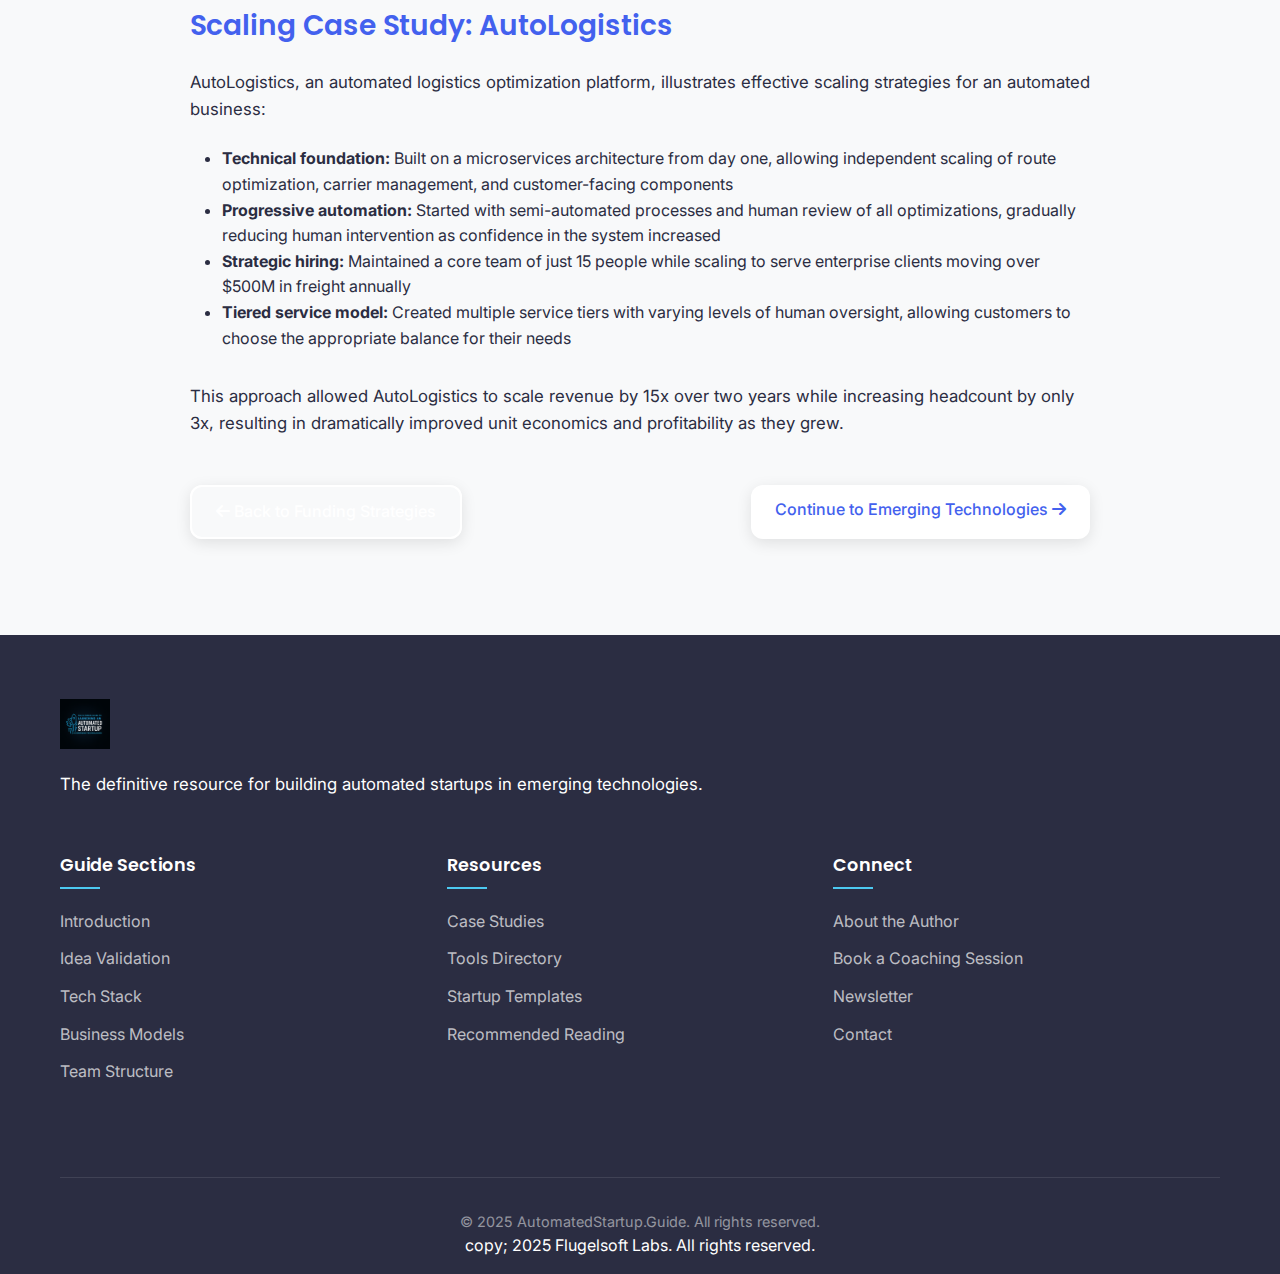
<file: scaling.html>
<!DOCTYPE html>
<html lang="en">
<head>
    <meta charset="UTF-8">
    <meta name="viewport" content="width=device-width, initial-scale=1.0">
    <title>Scaling Strategies | Automated Startup Guide</title>
    <link rel="stylesheet" href="styles.css">
    <link rel="stylesheet" href="https://cdnjs.cloudflare.com/ajax/libs/font-awesome/6.0.0/css/all.min.css">
    <link rel="preconnect" href="https://fonts.googleapis.com">
    <link rel="preconnect" href="https://fonts.gstatic.com" crossorigin>
    <link href="https://fonts.googleapis.com/css2?family=Inter:wght@300;400;500;600;700&family=Poppins:wght@300;400;500;600;700&display=swap" rel="stylesheet">
</head>
<body>
    <header>
        <div class="container">
            <div class="logo">
                <img src="images/logo.png" alt="Automated Startup Guide Logo" style="height: 40px; width: auto;">
            </div>
            <nav>
                <ul class="main-nav">
                    <li><a href="introduction.html">Introduction</a></li>
                    <li><a href="validation.html">Idea Validation</a></li>
                    <li><a href="tech-stack.html">Tech Stack</a></li>
                    <li><a href="business-models.html">Business Models</a></li>
                    <li><a href="team.html">Team Structure</a></li>
                    <li><a href="funding.html">Funding</a></li>
                    <li><a href="scaling.html" class="active">Scaling</a></li>
                    <li><a href="technologies.html">Technologies</a></li>
                    <li><a href="author.html">Author</a></li>
                </ul>
                <div class="mobile-nav-toggle">
                    <i class="fas fa-bars"></i>
                </div>
            </nav>
        </div>
    </header>

    <section class="section">
        <div class="container">
            <div class="section-header">
                <h2>Scaling Strategies</h2>
                <div class="section-divider"></div>
            </div>
            <div class="section-content">
                <h3>Growing Without Breaking</h3>
                <p>Scaling an automated startup presents unique challenges and opportunities. While your technology can handle increasing workloads without proportional team growth, you'll need to carefully manage system architecture, customer experience, and the few critical human touchpoints in your business.</p>
                
                <p>This section covers proven approaches to scaling automated businesses, from technical considerations like microservices architecture and serverless computing to operational strategies for maintaining quality as you grow.</p>
                
                <h4>Technical Scaling Considerations</h4>
                <p>The foundation of successful scaling for automated startups is a technical architecture designed for growth from day one. Key considerations include:</p>
                
                <div class="model-card">
                    <div class="model-icon"><i class="fas fa-cubes"></i></div>
                    <div class="model-content">
                        <h5>Modular Architecture</h5>
                        <p>Building your system as a collection of loosely coupled services allows you to scale individual components based on demand and evolve them independently as requirements change.</p>
                    </div>
                </div>
                
                <div class="model-card">
                    <div class="model-icon"><i class="fas fa-database"></i></div>
                    <div class="model-content">
                        <h5>Database Scalability</h5>
                        <p>Choose database technologies that can scale horizontally as your data volume grows. Consider strategies like sharding, read replicas, and purpose-specific databases for different types of data.</p>
                    </div>
                </div>
                
                <div class="model-card">
                    <div class="model-icon"><i class="fas fa-tachometer-alt"></i></div>
                    <div class="model-content">
                        <h5>Performance Monitoring</h5>
                        <p>Implement comprehensive monitoring and alerting from the beginning to identify bottlenecks before they impact customers and to guide optimization efforts.</p>
                    </div>
                </div>
                
                <div class="model-card">
                    <div class="model-icon"><i class="fas fa-shield-alt"></i></div>
                    <div class="model-content">
                        <h5>Security at Scale</h5>
                        <p>As you grow, you'll become a more attractive target for attacks. Design security practices that scale with your business, including automated vulnerability scanning and regular penetration testing.</p>
                    </div>
                </div>
            </div>
        </div>
    </section>

    <section class="section">
        <div class="container">
            <div class="section-content">
                <h3>Operational Scaling Strategies</h3>
                <p>Beyond technical considerations, scaling an automated startup requires careful attention to operational aspects:</p>
                
                <h4>Customer Experience Scaling</h4>
                <p>As you grow, maintaining a high-quality customer experience becomes both more important and more challenging. Successful automated startups implement these strategies:</p>
                
                <ul style="margin-left: 2rem; margin-bottom: 2rem;">
                    <li><strong>Progressive automation:</strong> Start with higher-touch service for early customers, then gradually automate as you identify patterns and edge cases</li>
                    <li><strong>Tiered support model:</strong> Create multiple support tiers, with automated systems handling common issues and human experts addressing complex problems</li>
                    <li><strong>Proactive monitoring:</strong> Identify and resolve potential issues before customers encounter them</li>
                    <li><strong>Continuous feedback loops:</strong> Systematically collect and analyze customer feedback to guide automation improvements</li>
                </ul>
                
                <h4>Team Scaling</h4>
                <p>While automated startups can grow revenue without proportional team growth, strategic hiring remains crucial. Focus on these principles:</p>
                
                <div class="model-card">
                    <div class="model-icon"><i class="fas fa-user-cog"></i></div>
                    <div class="model-content">
                        <h5>Automation Multipliers</h5>
                        <p>Prioritize hiring people who can build systems that eliminate the need for future hiring. Look for candidates who think in terms of scalable processes rather than manual solutions.</p>
                    </div>
                </div>
                
                <div class="model-card">
                    <div class="model-icon"><i class="fas fa-users-cog"></i></div>
                    <div class="model-content">
                        <h5>Specialized Expertise</h5>
                        <p>As you scale, bring in specialists to optimize critical aspects of your automated systems, such as machine learning engineers to improve AI components or DevOps experts to enhance infrastructure.</p>
                    </div>
                </div>
                
                <div class="model-card">
                    <div class="model-icon"><i class="fas fa-sitemap"></i></div>
                    <div class="model-content">
                        <h5>Organizational Design</h5>
                        <p>Structure your team to minimize coordination overhead. Small, autonomous teams with clear responsibilities and metrics can operate efficiently even as the organization grows.</p>
                    </div>
                </div>
                
                <h4>Process Scaling</h4>
                <p>As your automated startup grows, you'll need to evolve your processes while maintaining the agility that made you successful:</p>
                
                <ul style="margin-left: 2rem; margin-bottom: 2rem;">
                    <li><strong>Documentation culture:</strong> Create comprehensive, accessible documentation for all critical systems and processes</li>
                    <li><strong>Automated quality assurance:</strong> Implement extensive automated testing to maintain reliability as your codebase grows</li>
                    <li><strong>Continuous deployment:</strong> Build infrastructure that allows you to deploy updates frequently and safely</li>
                    <li><strong>Decision frameworks:</strong> Establish clear frameworks for common decisions to reduce the need for case-by-case judgment</li>
                </ul>
                
                <div class="section-divider" style="margin: 3rem auto;"></div>
                
                <h3>Scaling Case Study: AutoLogistics</h3>
                <p>AutoLogistics, an automated logistics optimization platform, illustrates effective scaling strategies for an automated business:</p>
                
                <ul style="margin-left: 2rem; margin-bottom: 2rem;">
                    <li><strong>Technical foundation:</strong> Built on a microservices architecture from day one, allowing independent scaling of route optimization, carrier management, and customer-facing components</li>
                    <li><strong>Progressive automation:</strong> Started with semi-automated processes and human review of all optimizations, gradually reducing human intervention as confidence in the system increased</li>
                    <li><strong>Strategic hiring:</strong> Maintained a core team of just 15 people while scaling to serve enterprise clients moving over $500M in freight annually</li>
                    <li><strong>Tiered service model:</strong> Created multiple service tiers with varying levels of human oversight, allowing customers to choose the appropriate balance for their needs</li>
                </ul>
                
                <p>This approach allowed AutoLogistics to scale revenue by 15x over two years while increasing headcount by only 3x, resulting in dramatically improved unit economics and profitability as they grew.</p>
                
                <div class="hero-buttons" style="justify-content: space-between; margin-top: 3rem;">
                    <a href="funding.html" class="btn btn-secondary"><i class="fas fa-arrow-left"></i> Back to Funding Strategies</a>
                    <a href="technologies.html" class="btn btn-primary">Continue to Emerging Technologies <i class="fas fa-arrow-right"></i></a>
                </div>
            </div>
        </div>
    </section>

    <footer>
        <div class="container">
            <div class="footer-content">
                <div class="footer-logo">
                    <img src="images/logo.png" alt="Automated Startup Guide Logo" style="height: 50px; width: auto; margin-bottom: 15px;">
                    <p>The definitive resource for building automated startups in emerging technologies.</p>
                </div>
                
                <div class="footer-links">
                    <div class="footer-column">
                        <h3>Guide Sections</h3>
                        <ul>
                            <li><a href="introduction.html">Introduction</a></li>
                            <li><a href="validation.html">Idea Validation</a></li>
                            <li><a href="tech-stack.html">Tech Stack</a></li>
                            <li><a href="business-models.html">Business Models</a></li>
                            <li><a href="team.html">Team Structure</a></li>
                        </ul>
                    </div>
                    
                    <div class="footer-column">
                        <h3>Resources</h3>
                        <ul>
                            <li><a href="#">Case Studies</a></li>
                            <li><a href="#">Tools Directory</a></li>
                            <li><a href="#">Startup Templates</a></li>
                            <li><a href="#">Recommended Reading</a></li>
                        </ul>
                    </div>
                    
                    <div class="footer-column">
                        <h3>Connect</h3>
                        <ul>
                            <li><a href="author.html">About the Author</a></li>
                            <li><a href="https://topmate.io/kalyanjit" target="_blank">Book a Coaching Session</a></li>
                            <li><a href="#">Newsletter</a></li>
                            <li><a href="#">Contact</a></li>
                        </ul>
                    </div>
                </div>
            </div>
            
            <div class="footer-bottom">
                <p><p>&copy; 2025 AutomatedStartup.Guide. All rights reserved.</p>copy; 2025 Flugelsoft Labs. All rights reserved.</p>
            </div>
        </div>
    </footer>

    <script src="script.js"></script>
</body>
</html>
</file>
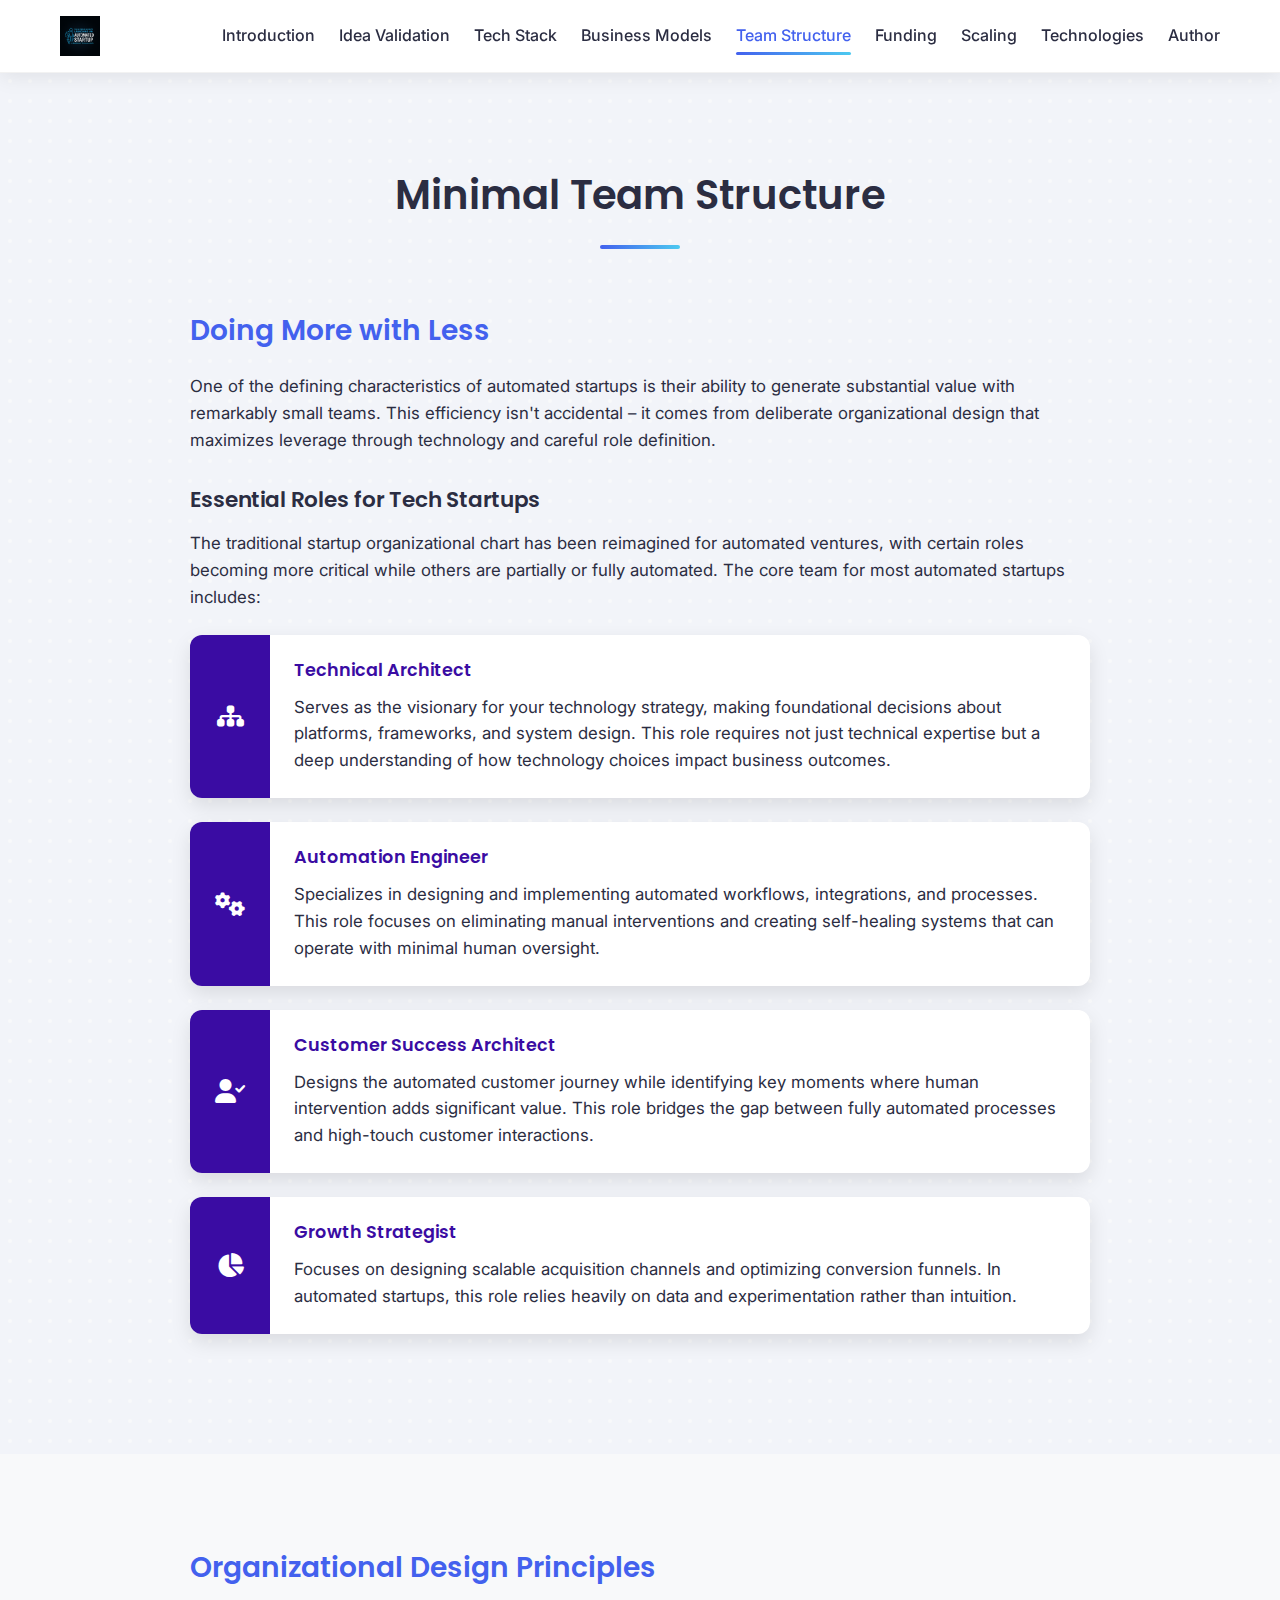
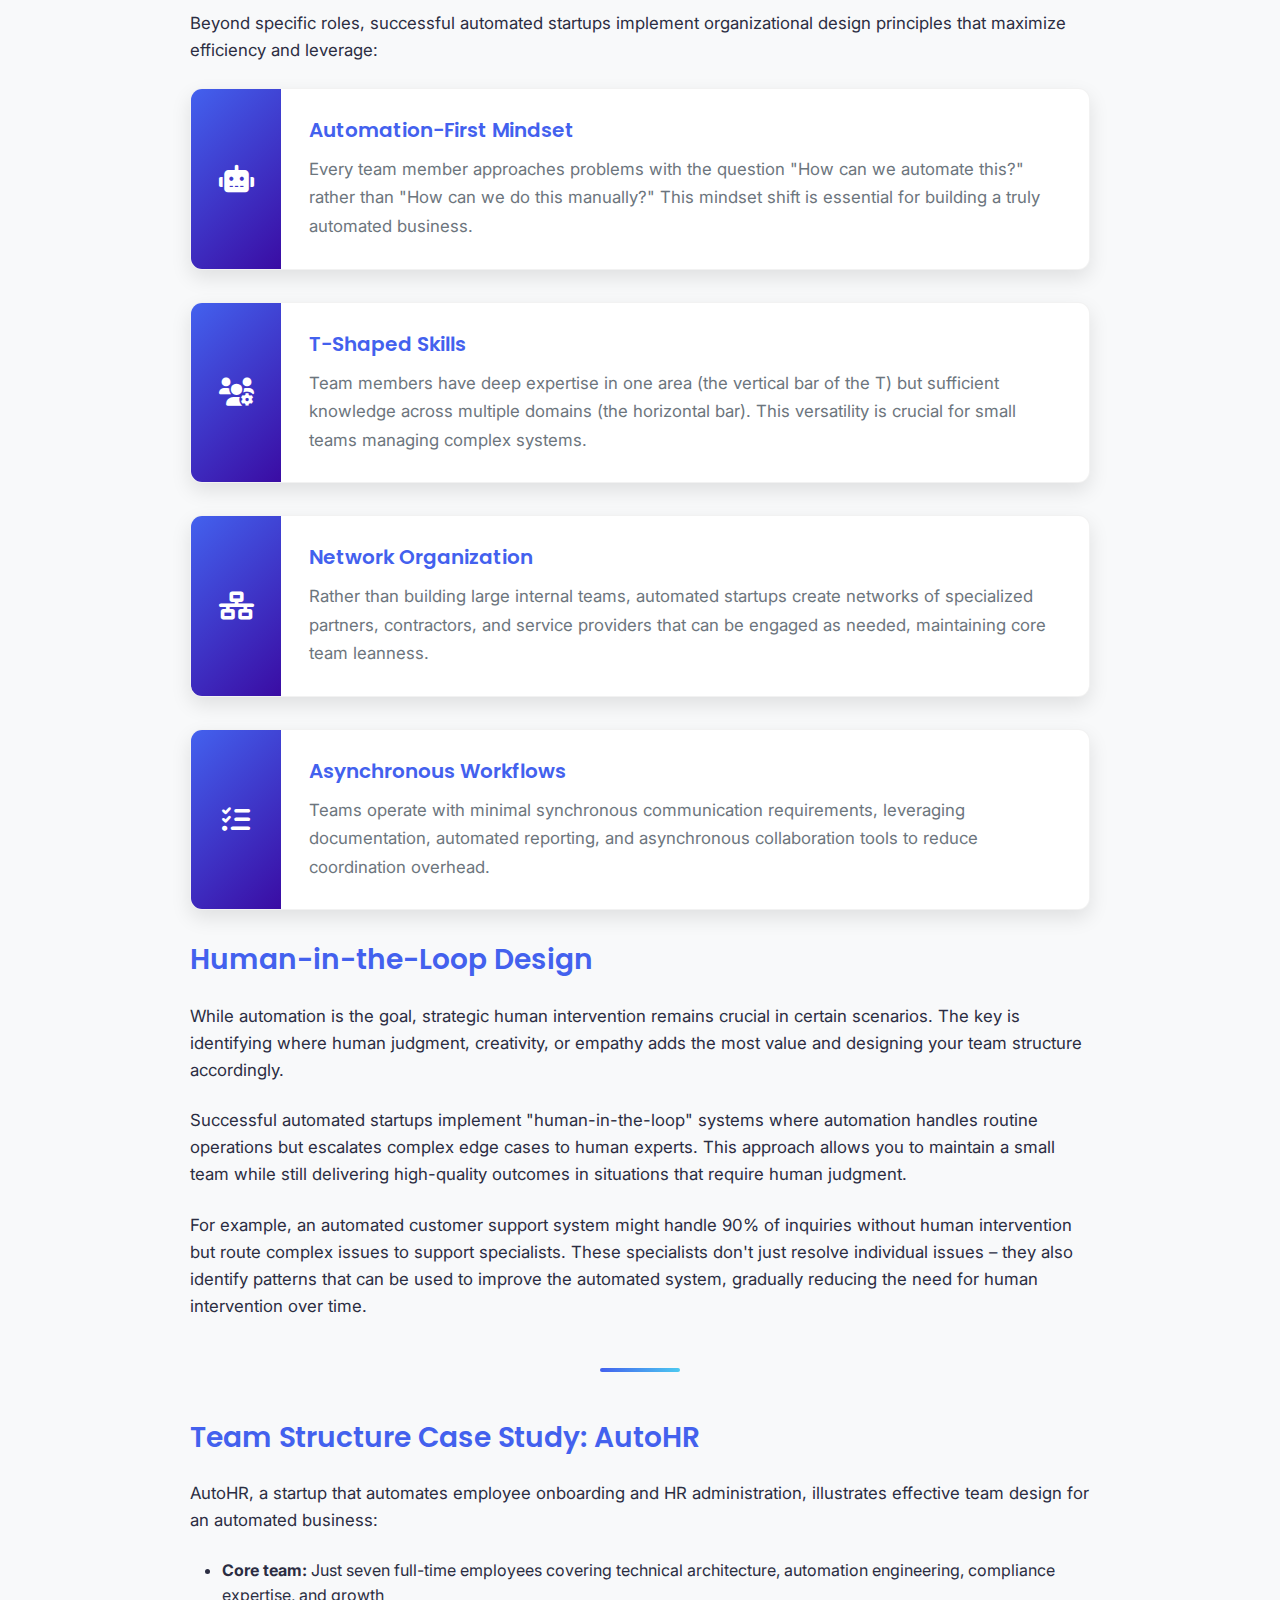
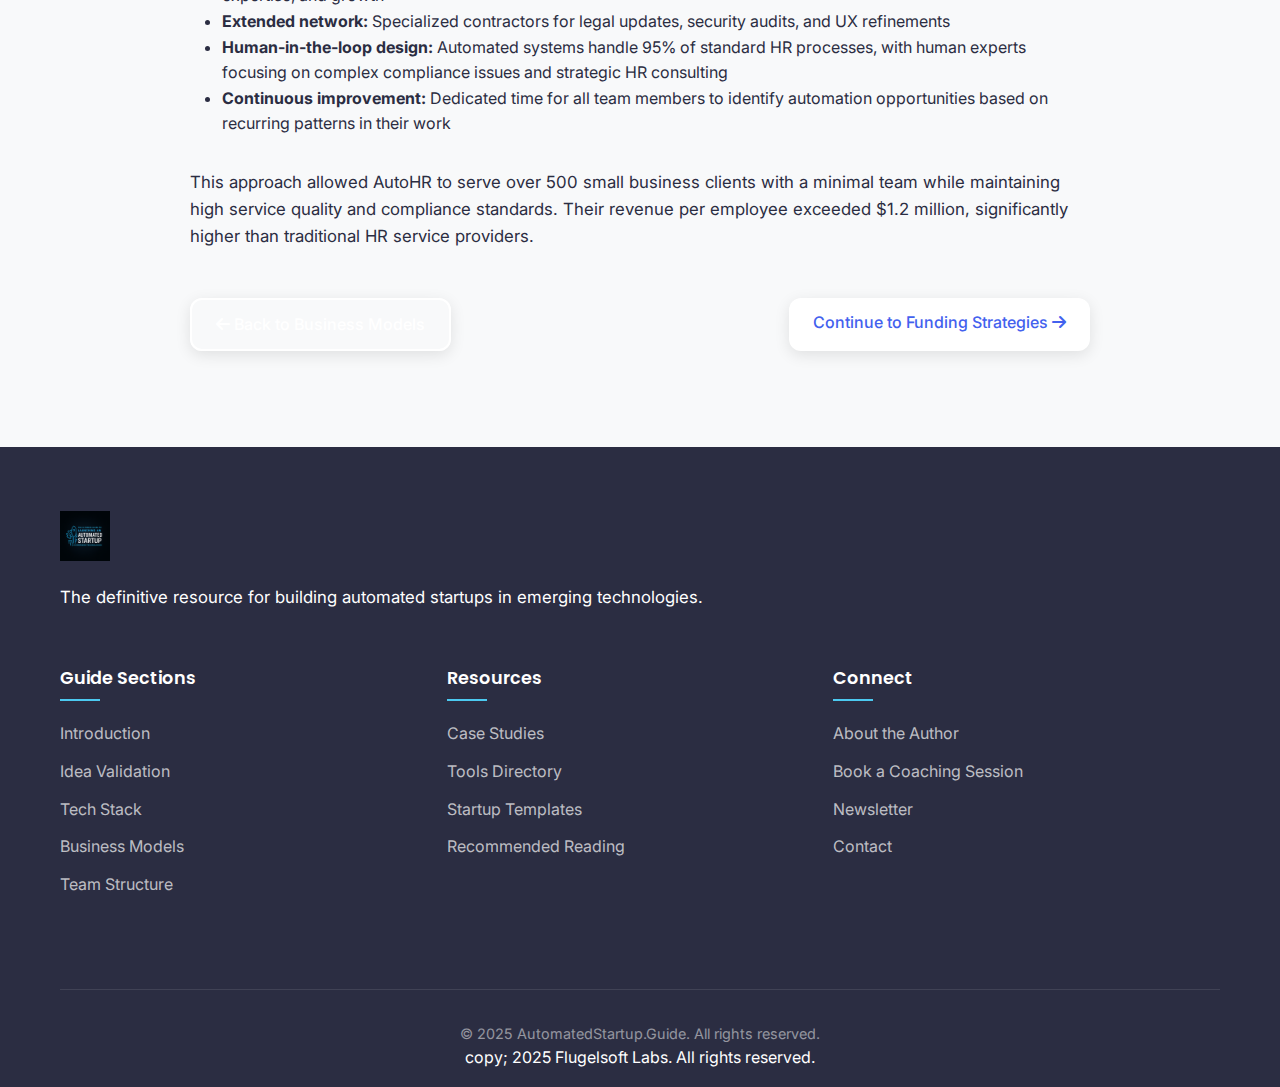
<file: team.html>
<!DOCTYPE html>
<html lang="en">
<head>
    <meta charset="UTF-8">
    <meta name="viewport" content="width=device-width, initial-scale=1.0">
    <title>Team Structure | Automated Startup Guide</title>
    <link rel="stylesheet" href="styles.css">
    <link rel="stylesheet" href="https://cdnjs.cloudflare.com/ajax/libs/font-awesome/6.0.0/css/all.min.css">
    <link rel="preconnect" href="https://fonts.googleapis.com">
    <link rel="preconnect" href="https://fonts.gstatic.com" crossorigin>
    <link href="https://fonts.googleapis.com/css2?family=Inter:wght@300;400;500;600;700&family=Poppins:wght@300;400;500;600;700&display=swap" rel="stylesheet">
</head>
<body>
    <header>
        <div class="container">
            <div class="logo">
                <img src="images/logo.png" alt="Automated Startup Guide Logo" style="height: 40px; width: auto;">
            </div>
            <nav>
                <ul class="main-nav">
                    <li><a href="introduction.html">Introduction</a></li>
                    <li><a href="validation.html">Idea Validation</a></li>
                    <li><a href="tech-stack.html">Tech Stack</a></li>
                    <li><a href="business-models.html">Business Models</a></li>
                    <li><a href="team.html" class="active">Team Structure</a></li>
                    <li><a href="funding.html">Funding</a></li>
                    <li><a href="scaling.html">Scaling</a></li>
                    <li><a href="technologies.html">Technologies</a></li>
                    <li><a href="author.html">Author</a></li>
                </ul>
                <div class="mobile-nav-toggle">
                    <i class="fas fa-bars"></i>
                </div>
            </nav>
        </div>
    </header>

    <section class="section">
        <div class="container">
            <div class="section-header">
                <h2>Minimal Team Structure</h2>
                <div class="section-divider"></div>
            </div>
            <div class="section-content">
                <h3>Doing More with Less</h3>
                <p>One of the defining characteristics of automated startups is their ability to generate substantial value with remarkably small teams. This efficiency isn't accidental – it comes from deliberate organizational design that maximizes leverage through technology and careful role definition.</p>
                
                <h4>Essential Roles for Tech Startups</h4>
                <p>The traditional startup organizational chart has been reimagined for automated ventures, with certain roles becoming more critical while others are partially or fully automated. The core team for most automated startups includes:</p>
                
                <div class="role-card">
                    <div class="role-icon"><i class="fas fa-sitemap"></i></div>
                    <div class="role-content">
                        <h5>Technical Architect</h5>
                        <p>Serves as the visionary for your technology strategy, making foundational decisions about platforms, frameworks, and system design. This role requires not just technical expertise but a deep understanding of how technology choices impact business outcomes.</p>
                    </div>
                </div>
                
                <div class="role-card">
                    <div class="role-icon"><i class="fas fa-cogs"></i></div>
                    <div class="role-content">
                        <h5>Automation Engineer</h5>
                        <p>Specializes in designing and implementing automated workflows, integrations, and processes. This role focuses on eliminating manual interventions and creating self-healing systems that can operate with minimal human oversight.</p>
                    </div>
                </div>
                
                <div class="role-card">
                    <div class="role-icon"><i class="fas fa-user-check"></i></div>
                    <div class="role-content">
                        <h5>Customer Success Architect</h5>
                        <p>Designs the automated customer journey while identifying key moments where human intervention adds significant value. This role bridges the gap between fully automated processes and high-touch customer interactions.</p>
                    </div>
                </div>
                
                <div class="role-card">
                    <div class="role-icon"><i class="fas fa-chart-pie"></i></div>
                    <div class="role-content">
                        <h5>Growth Strategist</h5>
                        <p>Focuses on designing scalable acquisition channels and optimizing conversion funnels. In automated startups, this role relies heavily on data and experimentation rather than intuition.</p>
                    </div>
                </div>
            </div>
        </div>
    </section>

    <section class="section">
        <div class="container">
            <div class="section-content">
                <h3>Organizational Design Principles</h3>
                <p>Beyond specific roles, successful automated startups implement organizational design principles that maximize efficiency and leverage:</p>
                
                <div class="model-card">
                    <div class="model-icon"><i class="fas fa-robot"></i></div>
                    <div class="model-content">
                        <h5>Automation-First Mindset</h5>
                        <p>Every team member approaches problems with the question "How can we automate this?" rather than "How can we do this manually?" This mindset shift is essential for building a truly automated business.</p>
                    </div>
                </div>
                
                <div class="model-card">
                    <div class="model-icon"><i class="fas fa-users-cog"></i></div>
                    <div class="model-content">
                        <h5>T-Shaped Skills</h5>
                        <p>Team members have deep expertise in one area (the vertical bar of the T) but sufficient knowledge across multiple domains (the horizontal bar). This versatility is crucial for small teams managing complex systems.</p>
                    </div>
                </div>
                
                <div class="model-card">
                    <div class="model-icon"><i class="fas fa-network-wired"></i></div>
                    <div class="model-content">
                        <h5>Network Organization</h5>
                        <p>Rather than building large internal teams, automated startups create networks of specialized partners, contractors, and service providers that can be engaged as needed, maintaining core team leanness.</p>
                    </div>
                </div>
                
                <div class="model-card">
                    <div class="model-icon"><i class="fas fa-tasks"></i></div>
                    <div class="model-content">
                        <h5>Asynchronous Workflows</h5>
                        <p>Teams operate with minimal synchronous communication requirements, leveraging documentation, automated reporting, and asynchronous collaboration tools to reduce coordination overhead.</p>
                    </div>
                </div>
                
                <h3>Human-in-the-Loop Design</h3>
                <p>While automation is the goal, strategic human intervention remains crucial in certain scenarios. The key is identifying where human judgment, creativity, or empathy adds the most value and designing your team structure accordingly.</p>
                
                <p>Successful automated startups implement "human-in-the-loop" systems where automation handles routine operations but escalates complex edge cases to human experts. This approach allows you to maintain a small team while still delivering high-quality outcomes in situations that require human judgment.</p>
                
                <p>For example, an automated customer support system might handle 90% of inquiries without human intervention but route complex issues to support specialists. These specialists don't just resolve individual issues – they also identify patterns that can be used to improve the automated system, gradually reducing the need for human intervention over time.</p>
                
                <div class="section-divider" style="margin: 3rem auto;"></div>
                
                <h3>Team Structure Case Study: AutoHR</h3>
                <p>AutoHR, a startup that automates employee onboarding and HR administration, illustrates effective team design for an automated business:</p>
                
                <ul style="margin-left: 2rem; margin-bottom: 2rem;">
                    <li><strong>Core team:</strong> Just seven full-time employees covering technical architecture, automation engineering, compliance expertise, and growth</li>
                    <li><strong>Extended network:</strong> Specialized contractors for legal updates, security audits, and UX refinements</li>
                    <li><strong>Human-in-the-loop design:</strong> Automated systems handle 95% of standard HR processes, with human experts focusing on complex compliance issues and strategic HR consulting</li>
                    <li><strong>Continuous improvement:</strong> Dedicated time for all team members to identify automation opportunities based on recurring patterns in their work</li>
                </ul>
                
                <p>This approach allowed AutoHR to serve over 500 small business clients with a minimal team while maintaining high service quality and compliance standards. Their revenue per employee exceeded $1.2 million, significantly higher than traditional HR service providers.</p>
                
                <div class="hero-buttons" style="justify-content: space-between; margin-top: 3rem;">
                    <a href="business-models.html" class="btn btn-secondary"><i class="fas fa-arrow-left"></i> Back to Business Models</a>
                    <a href="funding.html" class="btn btn-primary">Continue to Funding Strategies <i class="fas fa-arrow-right"></i></a>
                </div>
            </div>
        </div>
    </section>

    <footer>
        <div class="container">
            <div class="footer-content">
                <div class="footer-logo">
                    <img src="images/logo.png" alt="Automated Startup Guide Logo" style="height: 50px; width: auto; margin-bottom: 15px;">
                    <p>The definitive resource for building automated startups in emerging technologies.</p>
                </div>
                
                <div class="footer-links">
                    <div class="footer-column">
                        <h3>Guide Sections</h3>
                        <ul>
                            <li><a href="introduction.html">Introduction</a></li>
                            <li><a href="validation.html">Idea Validation</a></li>
                            <li><a href="tech-stack.html">Tech Stack</a></li>
                            <li><a href="business-models.html">Business Models</a></li>
                            <li><a href="team.html">Team Structure</a></li>
                        </ul>
                    </div>
                    
                    <div class="footer-column">
                        <h3>Resources</h3>
                        <ul>
                            <li><a href="#">Case Studies</a></li>
                            <li><a href="#">Tools Directory</a></li>
                            <li><a href="#">Startup Templates</a></li>
                            <li><a href="#">Recommended Reading</a></li>
                        </ul>
                    </div>
                    
                    <div class="footer-column">
                        <h3>Connect</h3>
                        <ul>
                            <li><a href="author.html">About the Author</a></li>
                            <li><a href="https://topmate.io/kalyanjit" target="_blank">Book a Coaching Session</a></li>
                            <li><a href="#">Newsletter</a></li>
                            <li><a href="#">Contact</a></li>
                        </ul>
                    </div>
                </div>
            </div>
            
            <div class="footer-bottom">
                <p><p>&copy; 2025 AutomatedStartup.Guide. All rights reserved.</p>copy; 2025 Flugelsoft Labs. All rights reserved.</p>
            </div>
        </div>
    </footer>

    <script src="script.js"></script>
</body>
</html>
</file>
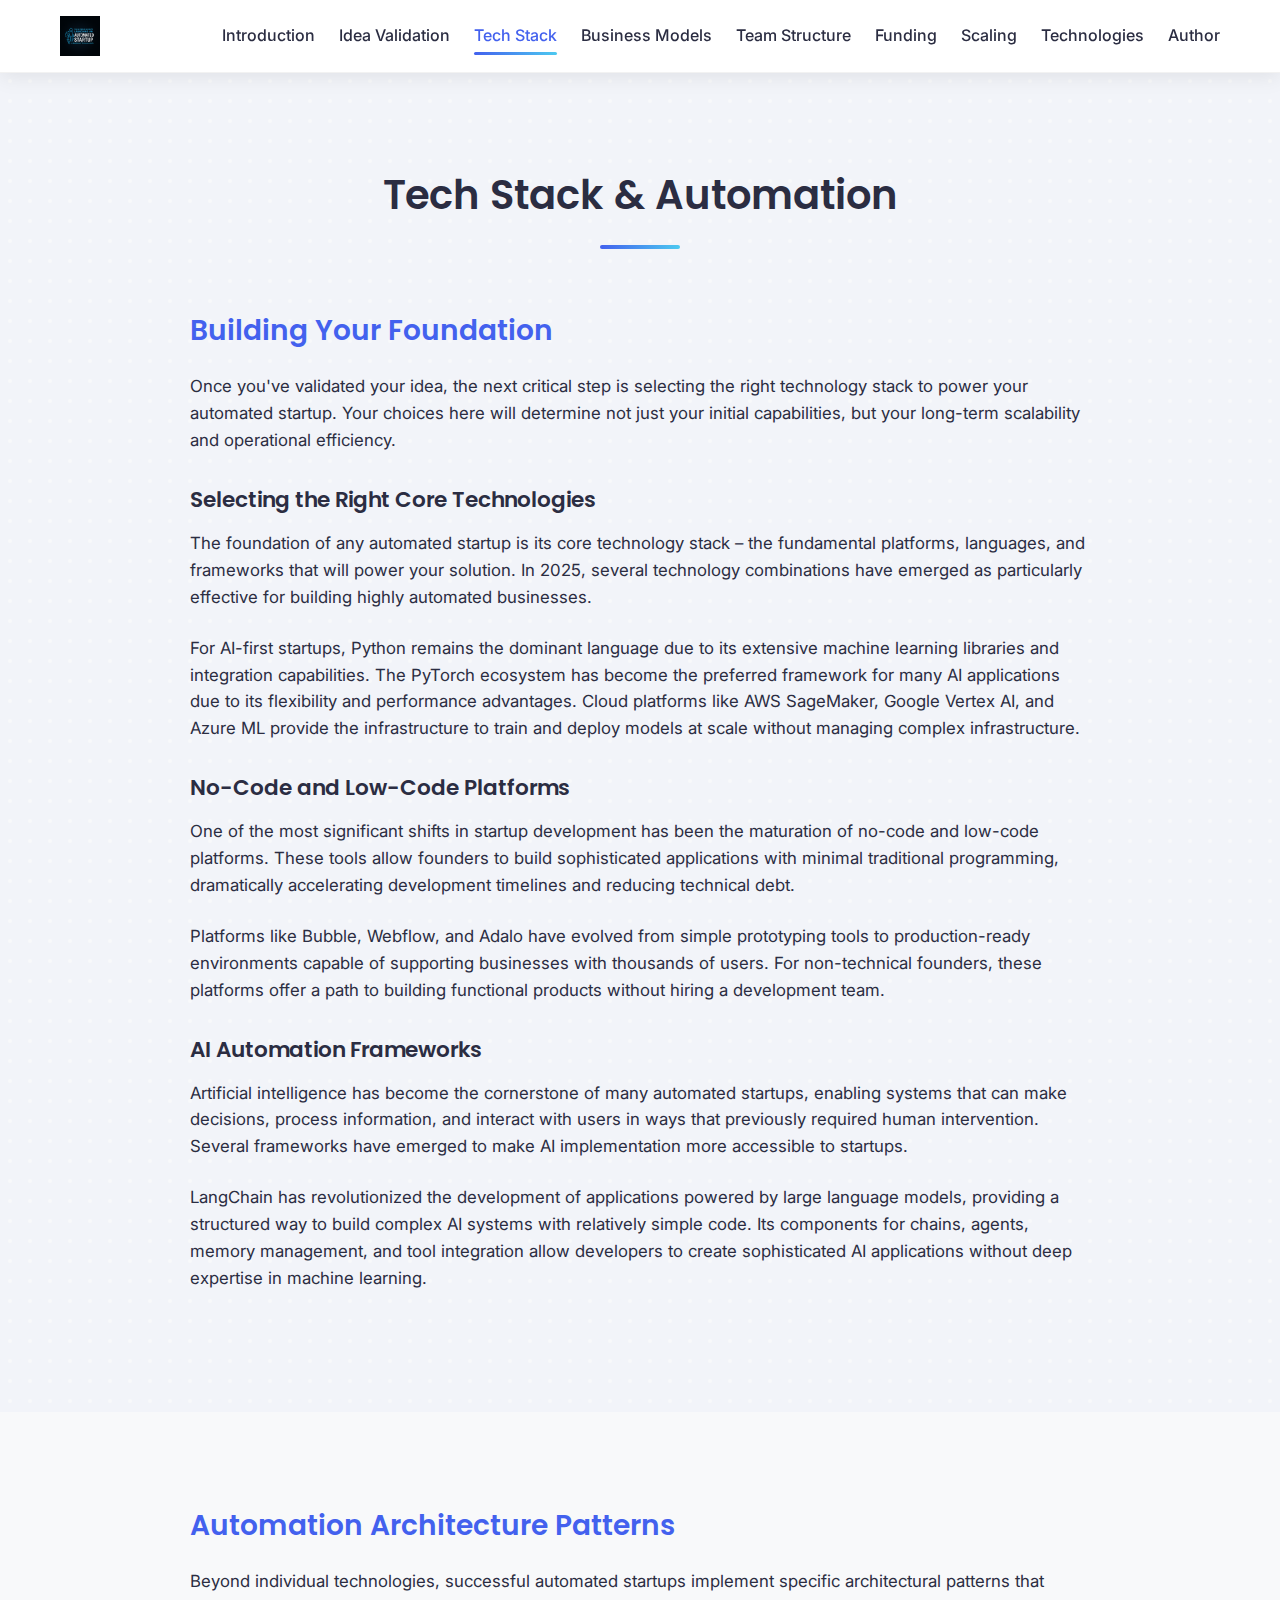
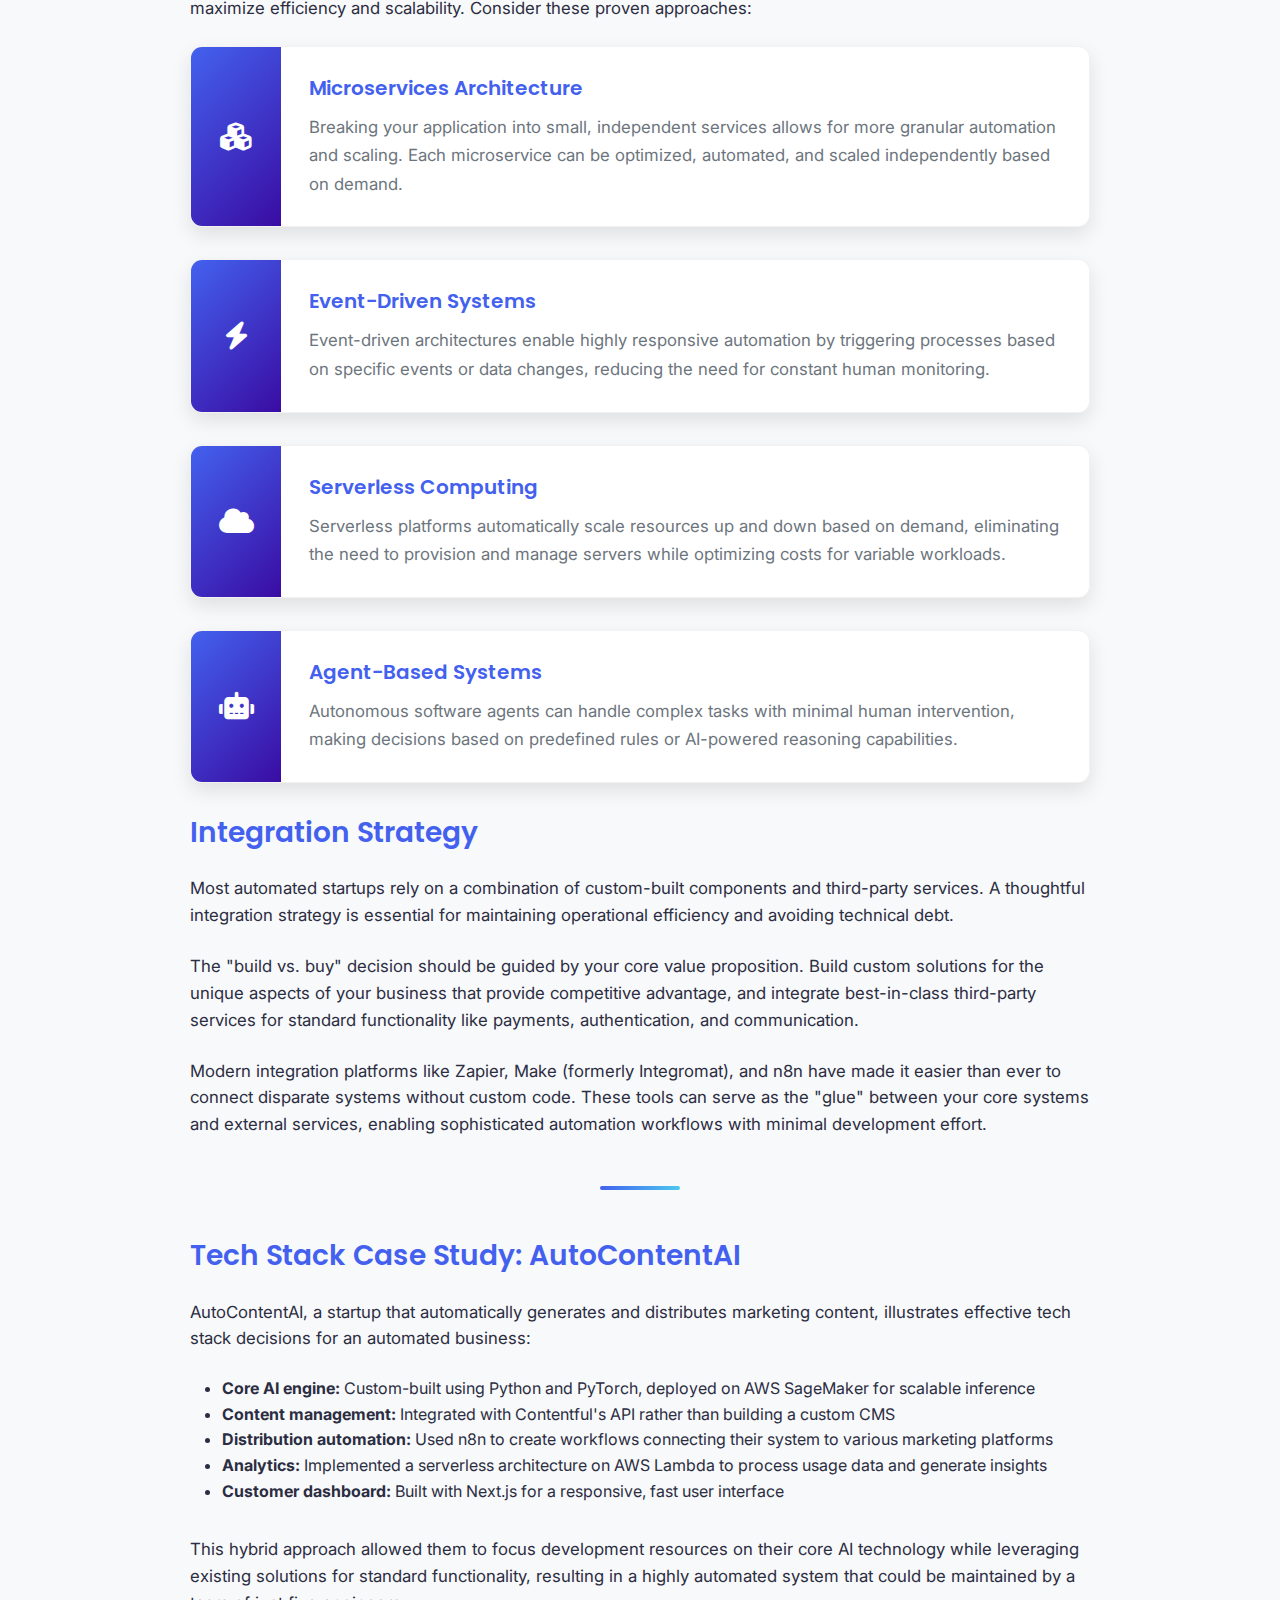
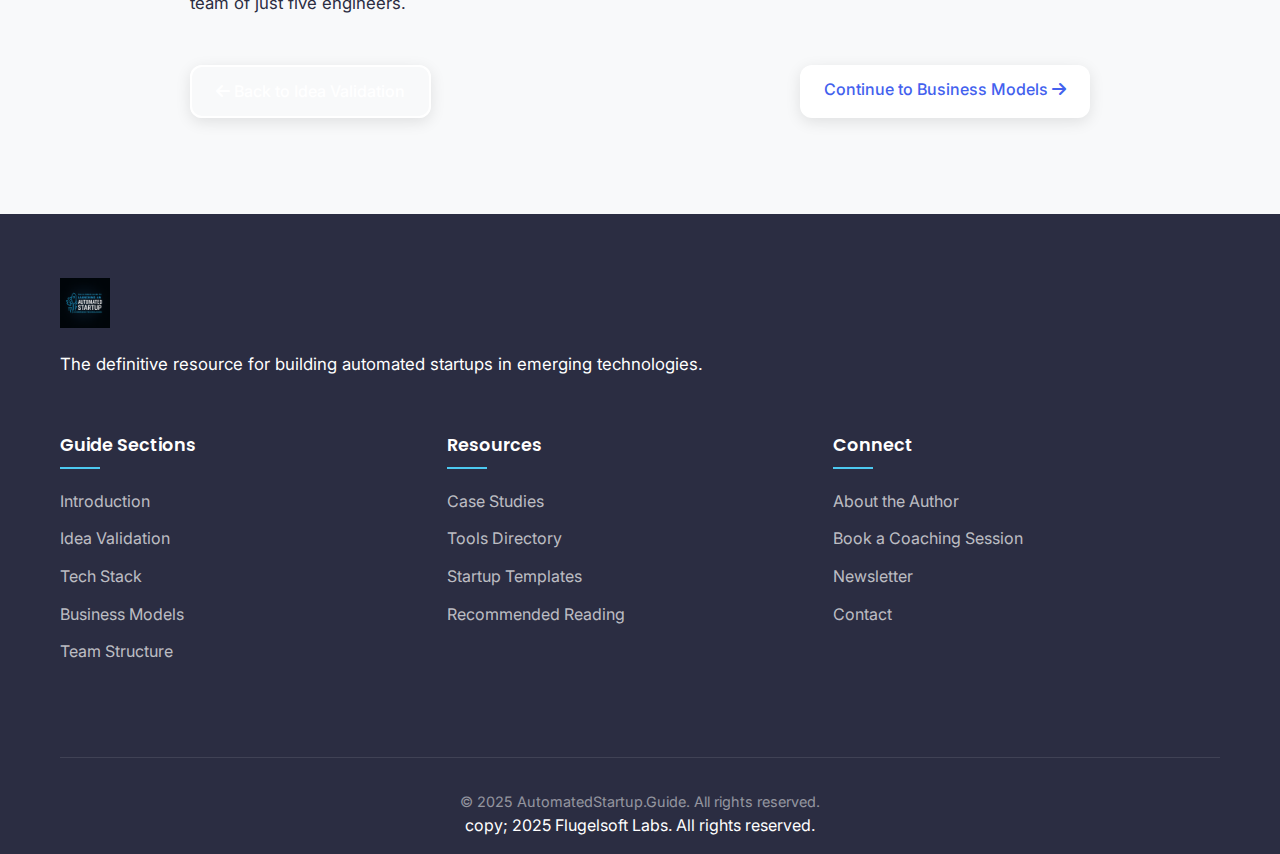
<file: tech-stack.html>
<!DOCTYPE html>
<html lang="en">
<head>
    <meta charset="UTF-8">
    <meta name="viewport" content="width=device-width, initial-scale=1.0">
    <title>Tech Stack & Automation | Automated Startup Guide</title>
    <link rel="stylesheet" href="styles.css">
    <link rel="stylesheet" href="https://cdnjs.cloudflare.com/ajax/libs/font-awesome/6.0.0/css/all.min.css">
    <link rel="preconnect" href="https://fonts.googleapis.com">
    <link rel="preconnect" href="https://fonts.gstatic.com" crossorigin>
    <link href="https://fonts.googleapis.com/css2?family=Inter:wght@300;400;500;600;700&family=Poppins:wght@300;400;500;600;700&display=swap" rel="stylesheet">
</head>
<body>
    <header>
        <div class="container">
            <div class="logo">
                <img src="images/logo.png" alt="Automated Startup Guide Logo" style="height: 40px; width: auto;">
            </div>
            <nav>
                <ul class="main-nav">
                    <li><a href="introduction.html">Introduction</a></li>
                    <li><a href="validation.html">Idea Validation</a></li>
                    <li><a href="tech-stack.html" class="active">Tech Stack</a></li>
                    <li><a href="business-models.html">Business Models</a></li>
                    <li><a href="team.html">Team Structure</a></li>
                    <li><a href="funding.html">Funding</a></li>
                    <li><a href="scaling.html">Scaling</a></li>
                    <li><a href="technologies.html">Technologies</a></li>
                    <li><a href="author.html">Author</a></li>
                </ul>
                <div class="mobile-nav-toggle">
                    <i class="fas fa-bars"></i>
                </div>
            </nav>
        </div>
    </header>

    <section class="section">
        <div class="container">
            <div class="section-header">
                <h2>Tech Stack & Automation</h2>
                <div class="section-divider"></div>
            </div>
            <div class="section-content">
                <h3>Building Your Foundation</h3>
                <p>Once you've validated your idea, the next critical step is selecting the right technology stack to power your automated startup. Your choices here will determine not just your initial capabilities, but your long-term scalability and operational efficiency.</p>
                
                <h4>Selecting the Right Core Technologies</h4>
                <p>The foundation of any automated startup is its core technology stack – the fundamental platforms, languages, and frameworks that will power your solution. In 2025, several technology combinations have emerged as particularly effective for building highly automated businesses.</p>
                
                <p>For AI-first startups, Python remains the dominant language due to its extensive machine learning libraries and integration capabilities. The PyTorch ecosystem has become the preferred framework for many AI applications due to its flexibility and performance advantages. Cloud platforms like AWS SageMaker, Google Vertex AI, and Azure ML provide the infrastructure to train and deploy models at scale without managing complex infrastructure.</p>
                
                <h4>No-Code and Low-Code Platforms</h4>
                <p>One of the most significant shifts in startup development has been the maturation of no-code and low-code platforms. These tools allow founders to build sophisticated applications with minimal traditional programming, dramatically accelerating development timelines and reducing technical debt.</p>
                
                <p>Platforms like Bubble, Webflow, and Adalo have evolved from simple prototyping tools to production-ready environments capable of supporting businesses with thousands of users. For non-technical founders, these platforms offer a path to building functional products without hiring a development team.</p>
                
                <h4>AI Automation Frameworks</h4>
                <p>Artificial intelligence has become the cornerstone of many automated startups, enabling systems that can make decisions, process information, and interact with users in ways that previously required human intervention. Several frameworks have emerged to make AI implementation more accessible to startups.</p>
                
                <p>LangChain has revolutionized the development of applications powered by large language models, providing a structured way to build complex AI systems with relatively simple code. Its components for chains, agents, memory management, and tool integration allow developers to create sophisticated AI applications without deep expertise in machine learning.</p>
            </div>
        </div>
    </section>

    <section class="section">
        <div class="container">
            <div class="section-content">
                <h3>Automation Architecture Patterns</h3>
                <p>Beyond individual technologies, successful automated startups implement specific architectural patterns that maximize efficiency and scalability. Consider these proven approaches:</p>
                
                <div class="model-card">
                    <div class="model-icon"><i class="fas fa-cubes"></i></div>
                    <div class="model-content">
                        <h5>Microservices Architecture</h5>
                        <p>Breaking your application into small, independent services allows for more granular automation and scaling. Each microservice can be optimized, automated, and scaled independently based on demand.</p>
                    </div>
                </div>
                
                <div class="model-card">
                    <div class="model-icon"><i class="fas fa-bolt"></i></div>
                    <div class="model-content">
                        <h5>Event-Driven Systems</h5>
                        <p>Event-driven architectures enable highly responsive automation by triggering processes based on specific events or data changes, reducing the need for constant human monitoring.</p>
                    </div>
                </div>
                
                <div class="model-card">
                    <div class="model-icon"><i class="fas fa-cloud"></i></div>
                    <div class="model-content">
                        <h5>Serverless Computing</h5>
                        <p>Serverless platforms automatically scale resources up and down based on demand, eliminating the need to provision and manage servers while optimizing costs for variable workloads.</p>
                    </div>
                </div>
                
                <div class="model-card">
                    <div class="model-icon"><i class="fas fa-robot"></i></div>
                    <div class="model-content">
                        <h5>Agent-Based Systems</h5>
                        <p>Autonomous software agents can handle complex tasks with minimal human intervention, making decisions based on predefined rules or AI-powered reasoning capabilities.</p>
                    </div>
                </div>
                
                <h3>Integration Strategy</h3>
                <p>Most automated startups rely on a combination of custom-built components and third-party services. A thoughtful integration strategy is essential for maintaining operational efficiency and avoiding technical debt.</p>
                
                <p>The "build vs. buy" decision should be guided by your core value proposition. Build custom solutions for the unique aspects of your business that provide competitive advantage, and integrate best-in-class third-party services for standard functionality like payments, authentication, and communication.</p>
                
                <p>Modern integration platforms like Zapier, Make (formerly Integromat), and n8n have made it easier than ever to connect disparate systems without custom code. These tools can serve as the "glue" between your core systems and external services, enabling sophisticated automation workflows with minimal development effort.</p>
                
                <div class="section-divider" style="margin: 3rem auto;"></div>
                
                <h3>Tech Stack Case Study: AutoContentAI</h3>
                <p>AutoContentAI, a startup that automatically generates and distributes marketing content, illustrates effective tech stack decisions for an automated business:</p>
                
                <ul style="margin-left: 2rem; margin-bottom: 2rem;">
                    <li><strong>Core AI engine:</strong> Custom-built using Python and PyTorch, deployed on AWS SageMaker for scalable inference</li>
                    <li><strong>Content management:</strong> Integrated with Contentful's API rather than building a custom CMS</li>
                    <li><strong>Distribution automation:</strong> Used n8n to create workflows connecting their system to various marketing platforms</li>
                    <li><strong>Analytics:</strong> Implemented a serverless architecture on AWS Lambda to process usage data and generate insights</li>
                    <li><strong>Customer dashboard:</strong> Built with Next.js for a responsive, fast user interface</li>
                </ul>
                
                <p>This hybrid approach allowed them to focus development resources on their core AI technology while leveraging existing solutions for standard functionality, resulting in a highly automated system that could be maintained by a team of just five engineers.</p>
                
                <div class="hero-buttons" style="justify-content: space-between; margin-top: 3rem;">
                    <a href="validation.html" class="btn btn-secondary"><i class="fas fa-arrow-left"></i> Back to Idea Validation</a>
                    <a href="business-models.html" class="btn btn-primary">Continue to Business Models <i class="fas fa-arrow-right"></i></a>
                </div>
            </div>
        </div>
    </section>

    <footer>
        <div class="container">
            <div class="footer-content">
                <div class="footer-logo">
                    <img src="images/logo.png" alt="Automated Startup Guide Logo" style="height: 50px; width: auto; margin-bottom: 15px;">
                    <p>The definitive resource for building automated startups in emerging technologies.</p>
                </div>
                
                <div class="footer-links">
                    <div class="footer-column">
                        <h3>Guide Sections</h3>
                        <ul>
                            <li><a href="introduction.html">Introduction</a></li>
                            <li><a href="validation.html">Idea Validation</a></li>
                            <li><a href="tech-stack.html">Tech Stack</a></li>
                            <li><a href="business-models.html">Business Models</a></li>
                            <li><a href="team.html">Team Structure</a></li>
                        </ul>
                    </div>
                    
                    <div class="footer-column">
                        <h3>Resources</h3>
                        <ul>
                            <li><a href="#">Case Studies</a></li>
                            <li><a href="#">Tools Directory</a></li>
                            <li><a href="#">Startup Templates</a></li>
                            <li><a href="#">Recommended Reading</a></li>
                        </ul>
                    </div>
                    
                    <div class="footer-column">
                        <h3>Connect</h3>
                        <ul>
                            <li><a href="author.html">About the Author</a></li>
                            <li><a href="https://topmate.io/kalyanjit" target="_blank">Book a Coaching Session</a></li>
                            <li><a href="#">Newsletter</a></li>
                            <li><a href="#">Contact</a></li>
                        </ul>
                    </div>
                </div>
            </div>
            
            <div class="footer-bottom">
                <p><p>&copy; 2025 AutomatedStartup.Guide. All rights reserved.</p>copy; 2025 Flugelsoft Labs. All rights reserved.</p>
            </div>
        </div>
    </footer>

    <script src="script.js"></script>
</body>
</html>
</file>
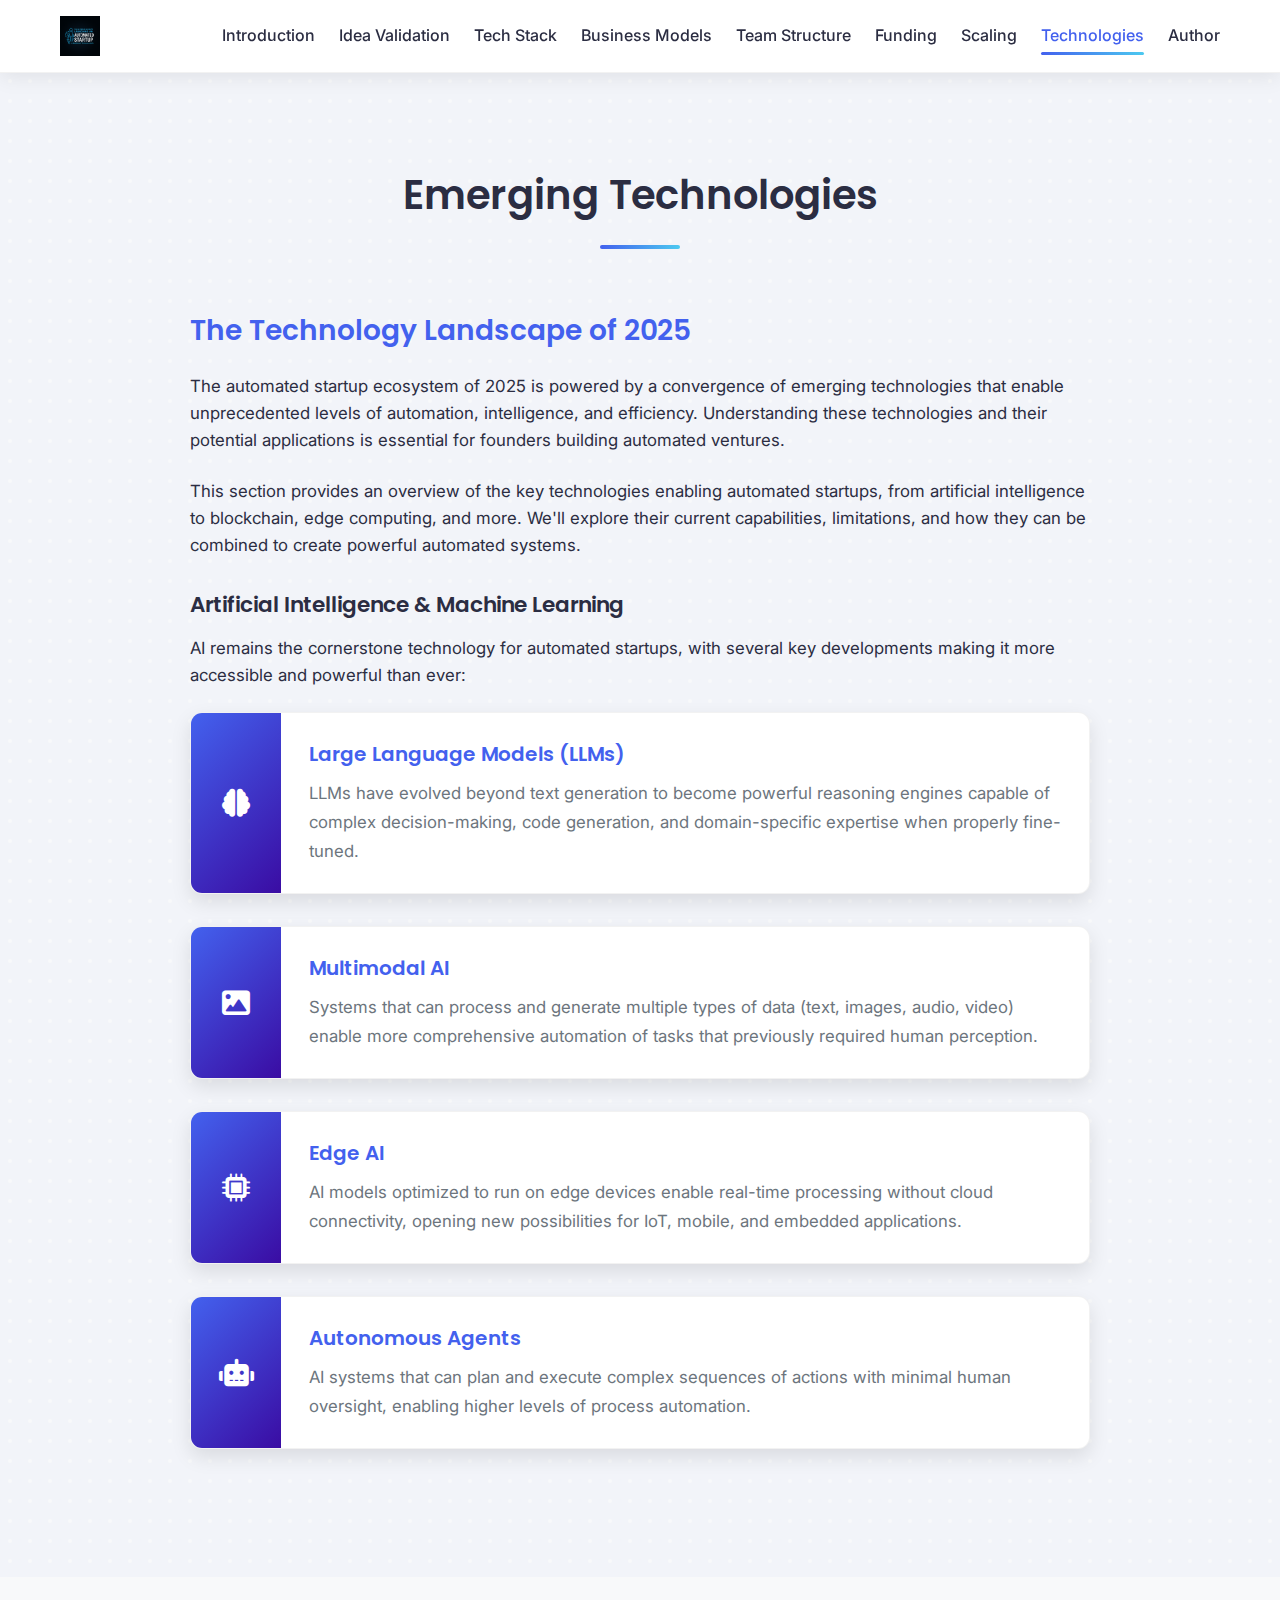
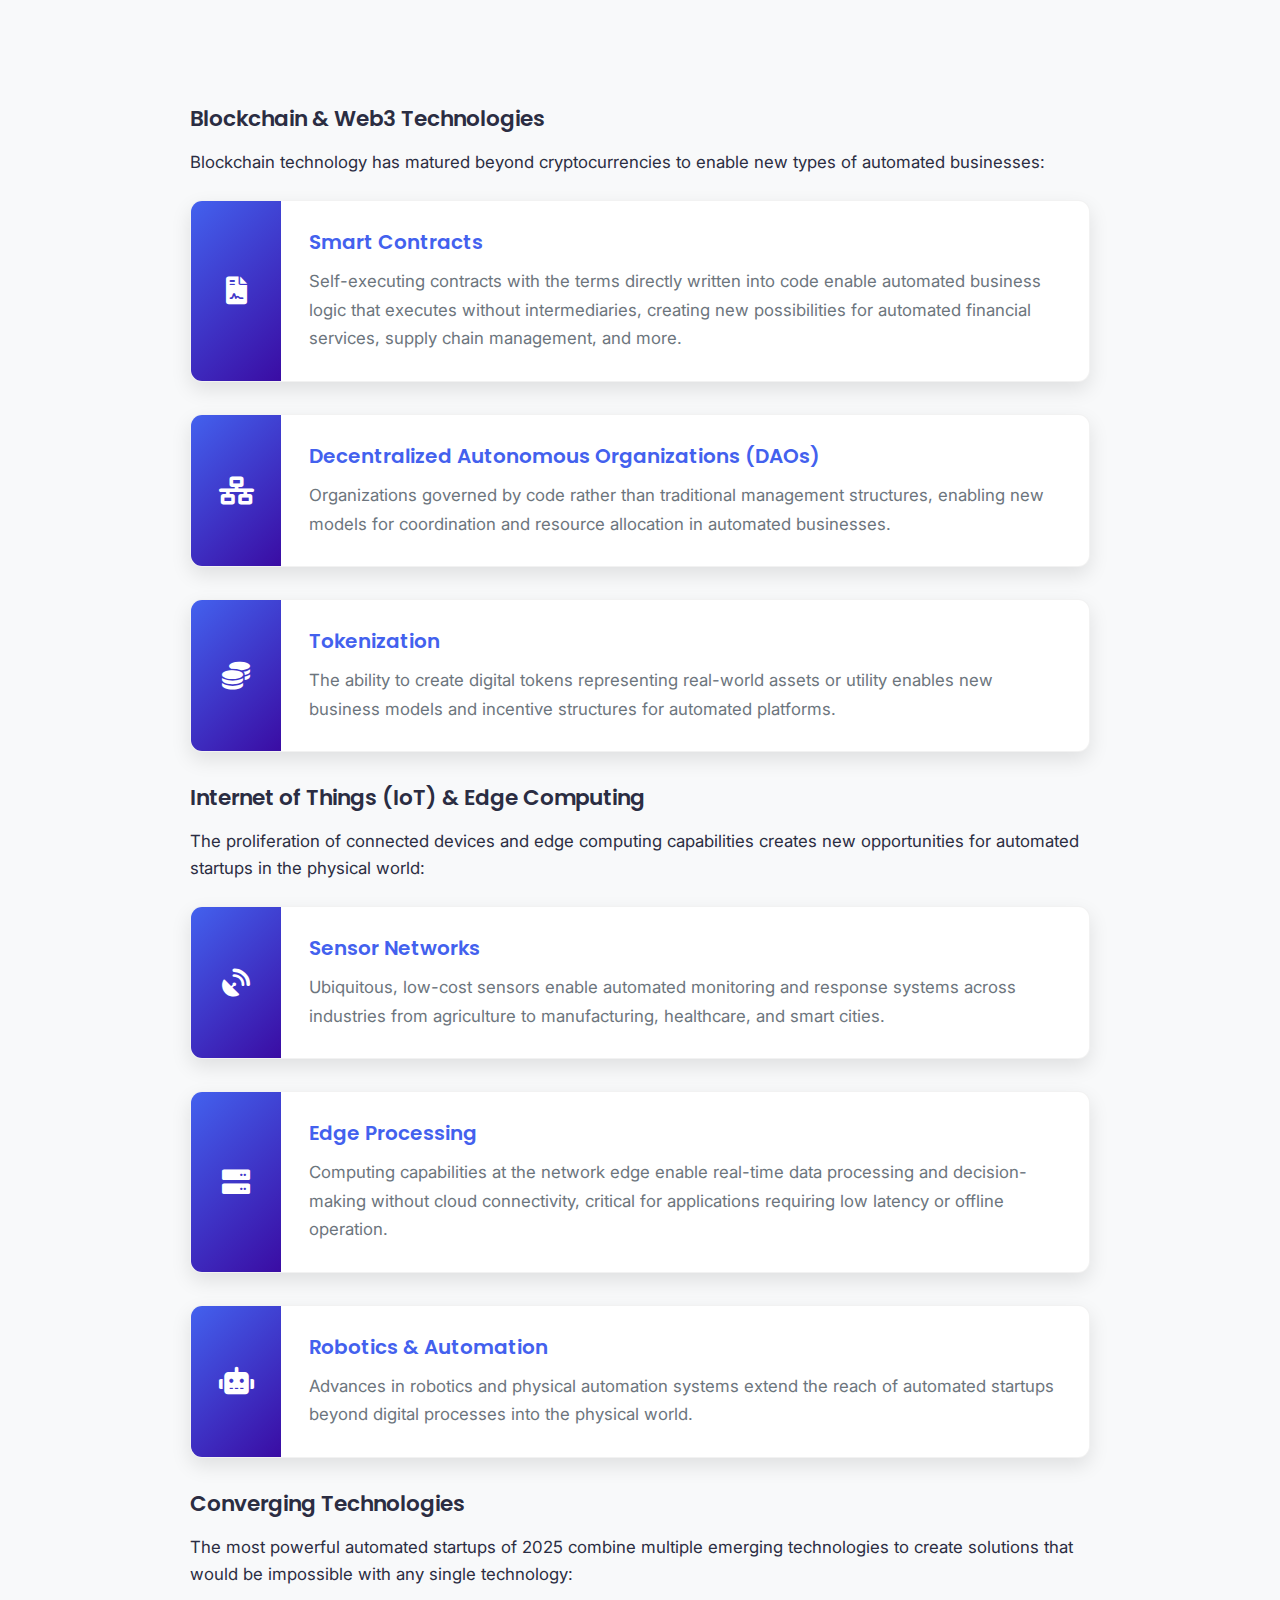
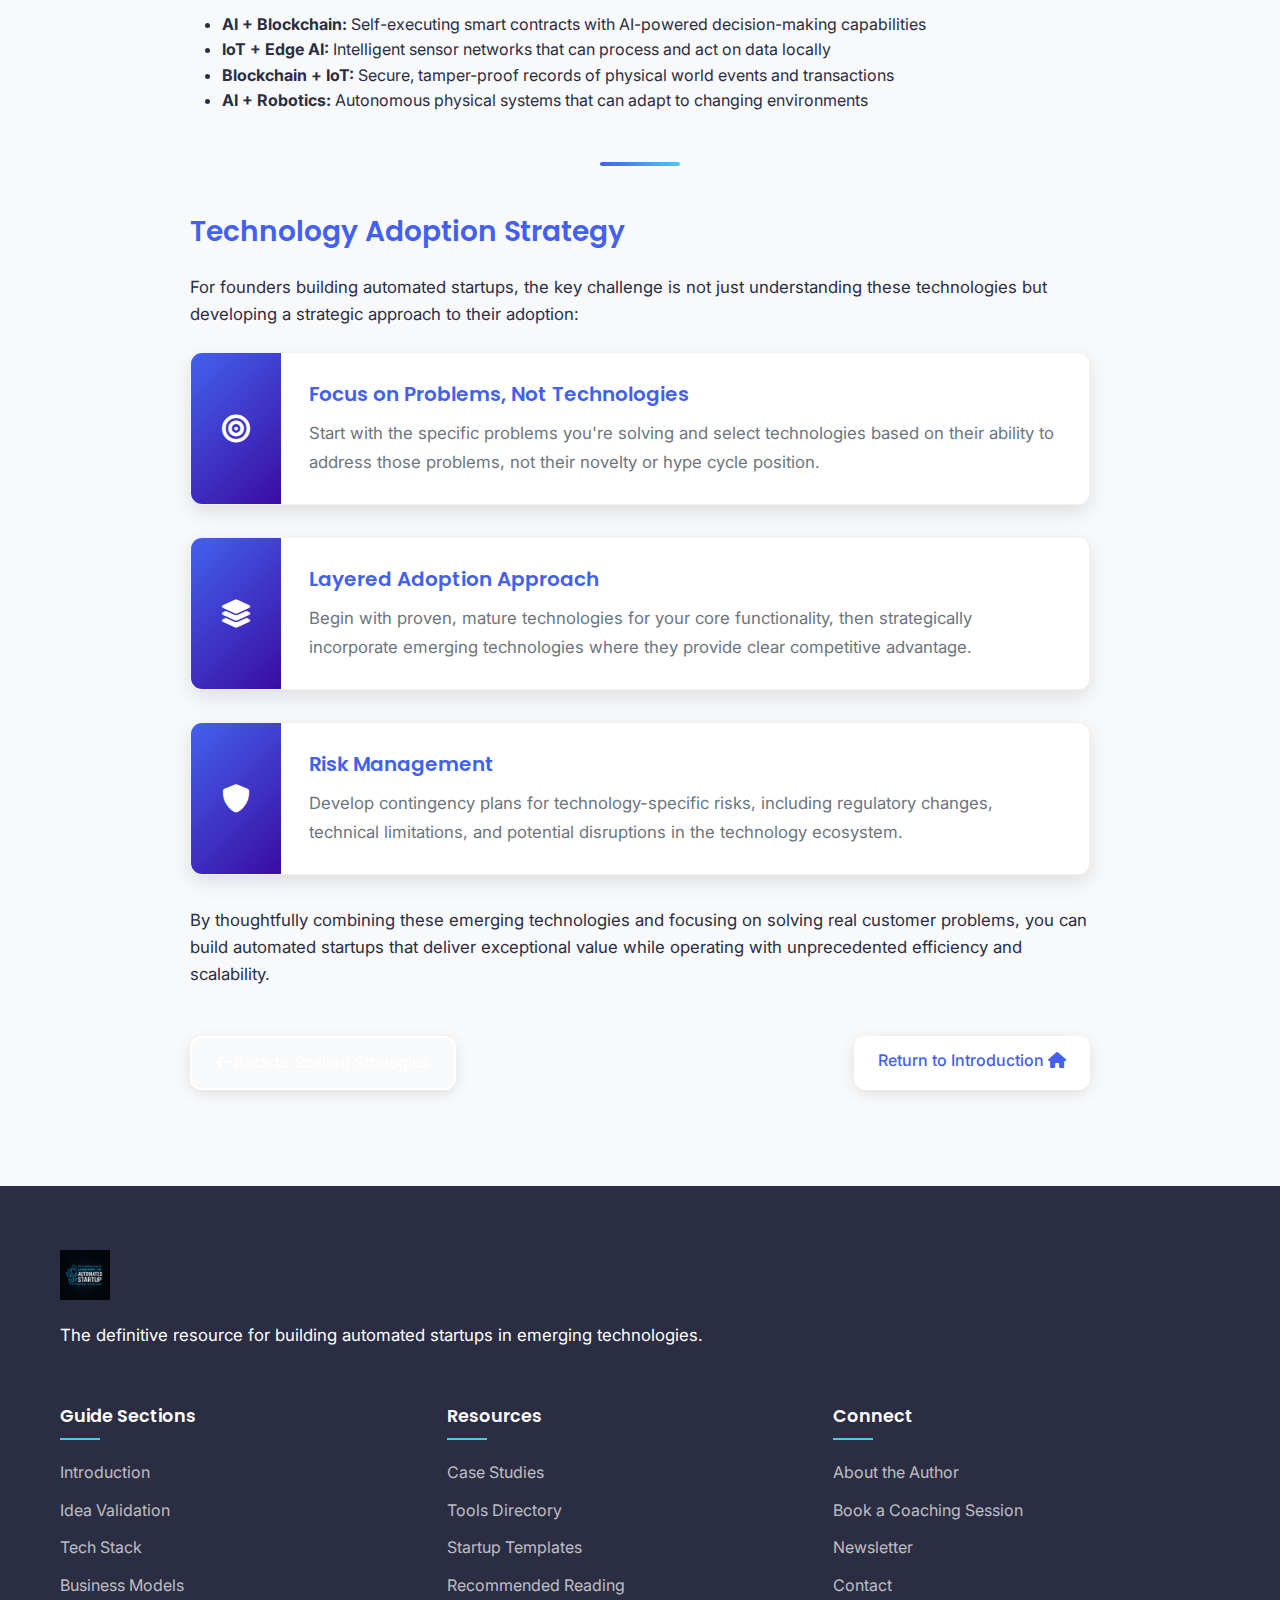
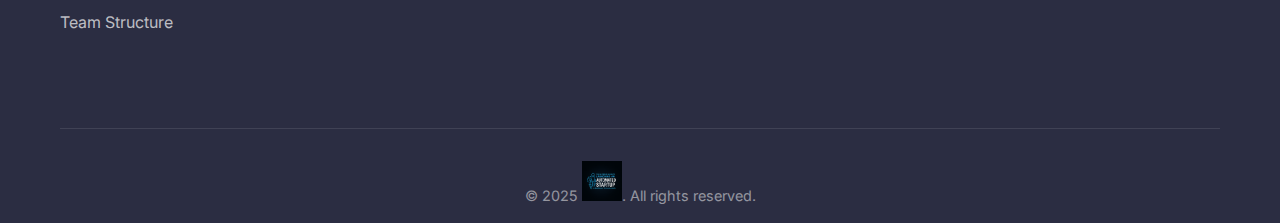
<file: technologies.html>
<!DOCTYPE html>
<html lang="en">
<head>
    <meta charset="UTF-8">
    <meta name="viewport" content="width=device-width, initial-scale=1.0">
    <title>Emerging Technologies | Automated Startup Guide</title>
    <link rel="stylesheet" href="styles.css">
    <link rel="stylesheet" href="https://cdnjs.cloudflare.com/ajax/libs/font-awesome/6.0.0/css/all.min.css">
    <link rel="preconnect" href="https://fonts.googleapis.com">
    <link rel="preconnect" href="https://fonts.gstatic.com" crossorigin>
    <link href="https://fonts.googleapis.com/css2?family=Inter:wght@300;400;500;600;700&family=Poppins:wght@300;400;500;600;700&display=swap" rel="stylesheet">
</head>
<body>
    <header>
        <div class="container">
            <div class="logo">
                <img src="images/logo.png" alt="Automated Startup Guide Logo" style="height: 40px; width: auto;">
            </div>
            <nav>
                <ul class="main-nav">
                    <li><a href="introduction.html">Introduction</a></li>
                    <li><a href="validation.html">Idea Validation</a></li>
                    <li><a href="tech-stack.html">Tech Stack</a></li>
                    <li><a href="business-models.html">Business Models</a></li>
                    <li><a href="team.html">Team Structure</a></li>
                    <li><a href="funding.html">Funding</a></li>
                    <li><a href="scaling.html">Scaling</a></li>
                    <li><a href="technologies.html" class="active">Technologies</a></li>
                    <li><a href="author.html">Author</a></li>
                </ul>
                <div class="mobile-nav-toggle">
                    <i class="fas fa-bars"></i>
                </div>
            </nav>
        </div>
    </header>

    <section class="section">
        <div class="container">
            <div class="section-header">
                <h2>Emerging Technologies</h2>
                <div class="section-divider"></div>
            </div>
            <div class="section-content">
                <h3>The Technology Landscape of 2025</h3>
                <p>The automated startup ecosystem of 2025 is powered by a convergence of emerging technologies that enable unprecedented levels of automation, intelligence, and efficiency. Understanding these technologies and their potential applications is essential for founders building automated ventures.</p>
                
                <p>This section provides an overview of the key technologies enabling automated startups, from artificial intelligence to blockchain, edge computing, and more. We'll explore their current capabilities, limitations, and how they can be combined to create powerful automated systems.</p>
                
                <h4>Artificial Intelligence & Machine Learning</h4>
                <p>AI remains the cornerstone technology for automated startups, with several key developments making it more accessible and powerful than ever:</p>
                
                <div class="model-card">
                    <div class="model-icon"><i class="fas fa-brain"></i></div>
                    <div class="model-content">
                        <h5>Large Language Models (LLMs)</h5>
                        <p>LLMs have evolved beyond text generation to become powerful reasoning engines capable of complex decision-making, code generation, and domain-specific expertise when properly fine-tuned.</p>
                    </div>
                </div>
                
                <div class="model-card">
                    <div class="model-icon"><i class="fas fa-image"></i></div>
                    <div class="model-content">
                        <h5>Multimodal AI</h5>
                        <p>Systems that can process and generate multiple types of data (text, images, audio, video) enable more comprehensive automation of tasks that previously required human perception.</p>
                    </div>
                </div>
                
                <div class="model-card">
                    <div class="model-icon"><i class="fas fa-microchip"></i></div>
                    <div class="model-content">
                        <h5>Edge AI</h5>
                        <p>AI models optimized to run on edge devices enable real-time processing without cloud connectivity, opening new possibilities for IoT, mobile, and embedded applications.</p>
                    </div>
                </div>
                
                <div class="model-card">
                    <div class="model-icon"><i class="fas fa-robot"></i></div>
                    <div class="model-content">
                        <h5>Autonomous Agents</h5>
                        <p>AI systems that can plan and execute complex sequences of actions with minimal human oversight, enabling higher levels of process automation.</p>
                    </div>
                </div>
            </div>
        </div>
    </section>

    <section class="section">
        <div class="container">
            <div class="section-content">
                <h4>Blockchain & Web3 Technologies</h4>
                <p>Blockchain technology has matured beyond cryptocurrencies to enable new types of automated businesses:</p>
                
                <div class="model-card">
                    <div class="model-icon"><i class="fas fa-file-contract"></i></div>
                    <div class="model-content">
                        <h5>Smart Contracts</h5>
                        <p>Self-executing contracts with the terms directly written into code enable automated business logic that executes without intermediaries, creating new possibilities for automated financial services, supply chain management, and more.</p>
                    </div>
                </div>
                
                <div class="model-card">
                    <div class="model-icon"><i class="fas fa-network-wired"></i></div>
                    <div class="model-content">
                        <h5>Decentralized Autonomous Organizations (DAOs)</h5>
                        <p>Organizations governed by code rather than traditional management structures, enabling new models for coordination and resource allocation in automated businesses.</p>
                    </div>
                </div>
                
                <div class="model-card">
                    <div class="model-icon"><i class="fas fa-coins"></i></div>
                    <div class="model-content">
                        <h5>Tokenization</h5>
                        <p>The ability to create digital tokens representing real-world assets or utility enables new business models and incentive structures for automated platforms.</p>
                    </div>
                </div>
                
                <h4>Internet of Things (IoT) & Edge Computing</h4>
                <p>The proliferation of connected devices and edge computing capabilities creates new opportunities for automated startups in the physical world:</p>
                
                <div class="model-card">
                    <div class="model-icon"><i class="fas fa-satellite-dish"></i></div>
                    <div class="model-content">
                        <h5>Sensor Networks</h5>
                        <p>Ubiquitous, low-cost sensors enable automated monitoring and response systems across industries from agriculture to manufacturing, healthcare, and smart cities.</p>
                    </div>
                </div>
                
                <div class="model-card">
                    <div class="model-icon"><i class="fas fa-server"></i></div>
                    <div class="model-content">
                        <h5>Edge Processing</h5>
                        <p>Computing capabilities at the network edge enable real-time data processing and decision-making without cloud connectivity, critical for applications requiring low latency or offline operation.</p>
                    </div>
                </div>
                
                <div class="model-card">
                    <div class="model-icon"><i class="fas fa-robot"></i></div>
                    <div class="model-content">
                        <h5>Robotics & Automation</h5>
                        <p>Advances in robotics and physical automation systems extend the reach of automated startups beyond digital processes into the physical world.</p>
                    </div>
                </div>
                
                <h4>Converging Technologies</h4>
                <p>The most powerful automated startups of 2025 combine multiple emerging technologies to create solutions that would be impossible with any single technology:</p>
                
                <ul style="margin-left: 2rem; margin-bottom: 2rem;">
                    <li><strong>AI + Blockchain:</strong> Self-executing smart contracts with AI-powered decision-making capabilities</li>
                    <li><strong>IoT + Edge AI:</strong> Intelligent sensor networks that can process and act on data locally</li>
                    <li><strong>Blockchain + IoT:</strong> Secure, tamper-proof records of physical world events and transactions</li>
                    <li><strong>AI + Robotics:</strong> Autonomous physical systems that can adapt to changing environments</li>
                </ul>
                
                <div class="section-divider" style="margin: 3rem auto;"></div>
                
                <h3>Technology Adoption Strategy</h3>
                <p>For founders building automated startups, the key challenge is not just understanding these technologies but developing a strategic approach to their adoption:</p>
                
                <div class="model-card">
                    <div class="model-icon"><i class="fas fa-bullseye"></i></div>
                    <div class="model-content">
                        <h5>Focus on Problems, Not Technologies</h5>
                        <p>Start with the specific problems you're solving and select technologies based on their ability to address those problems, not their novelty or hype cycle position.</p>
                    </div>
                </div>
                
                <div class="model-card">
                    <div class="model-icon"><i class="fas fa-layer-group"></i></div>
                    <div class="model-content">
                        <h5>Layered Adoption Approach</h5>
                        <p>Begin with proven, mature technologies for your core functionality, then strategically incorporate emerging technologies where they provide clear competitive advantage.</p>
                    </div>
                </div>
                
                <div class="model-card">
                    <div class="model-icon"><i class="fas fa-shield-alt"></i></div>
                    <div class="model-content">
                        <h5>Risk Management</h5>
                        <p>Develop contingency plans for technology-specific risks, including regulatory changes, technical limitations, and potential disruptions in the technology ecosystem.</p>
                    </div>
                </div>
                
                <p>By thoughtfully combining these emerging technologies and focusing on solving real customer problems, you can build automated startups that deliver exceptional value while operating with unprecedented efficiency and scalability.</p>
                
                <div class="hero-buttons" style="justify-content: space-between; margin-top: 3rem;">
                    <a href="scaling.html" class="btn btn-secondary"><i class="fas fa-arrow-left"></i> Back to Scaling Strategies</a>
                    <a href="introduction.html" class="btn btn-primary">Return to Introduction <i class="fas fa-home"></i></a>
                </div>
            </div>
        </div>
    </section>

    <footer>
        <div class="container">
            <div class="footer-content">
                <div class="footer-logo">
                    <img src="images/logo.png" alt="Automated Startup Guide Logo" style="height: 50px; width: auto; margin-bottom: 15px;">
                    <p>The definitive resource for building automated startups in emerging technologies.</p>
                </div>
                
                <div class="footer-links">
                    <div class="footer-column">
                        <h3>Guide Sections</h3>
                        <ul>
                            <li><a href="introduction.html">Introduction</a></li>
                            <li><a href="validation.html">Idea Validation</a></li>
                            <li><a href="tech-stack.html">Tech Stack</a></li>
                            <li><a href="business-models.html">Business Models</a></li>
                            <li><a href="team.html">Team Structure</a></li>
                        </ul>
                    </div>
                    
                    <div class="footer-column">
                        <h3>Resources</h3>
                        <ul>
                            <li><a href="#">Case Studies</a></li>
                            <li><a href="#">Tools Directory</a></li>
                            <li><a href="#">Startup Templates</a></li>
                            <li><a href="#">Recommended Reading</a></li>
                        </ul>
                    </div>
                    
                    <div class="footer-column">
                        <h3>Connect</h3>
                        <ul>
                            <li><a href="author.html">About the Author</a></li>
                            <li><a href="https://topmate.io/kalyanjit" target="_blank">Book a Coaching Session</a></li>
                            <li><a href="#">Newsletter</a></li>
                            <li><a href="#">Contact</a></li>
                        </ul>
                    </div>
                </div>
            </div>
            
            <div class="footer-bottom">
                <p>&copy; 2025 <img src="images/logo.png" alt="Automated Startup Guide Logo" style="height: 40px; width: auto;">. All rights reserved.</p>
            </div>
        </div>
    </footer>

    <script src="script.js"></script>
</body>
</html>
</file>
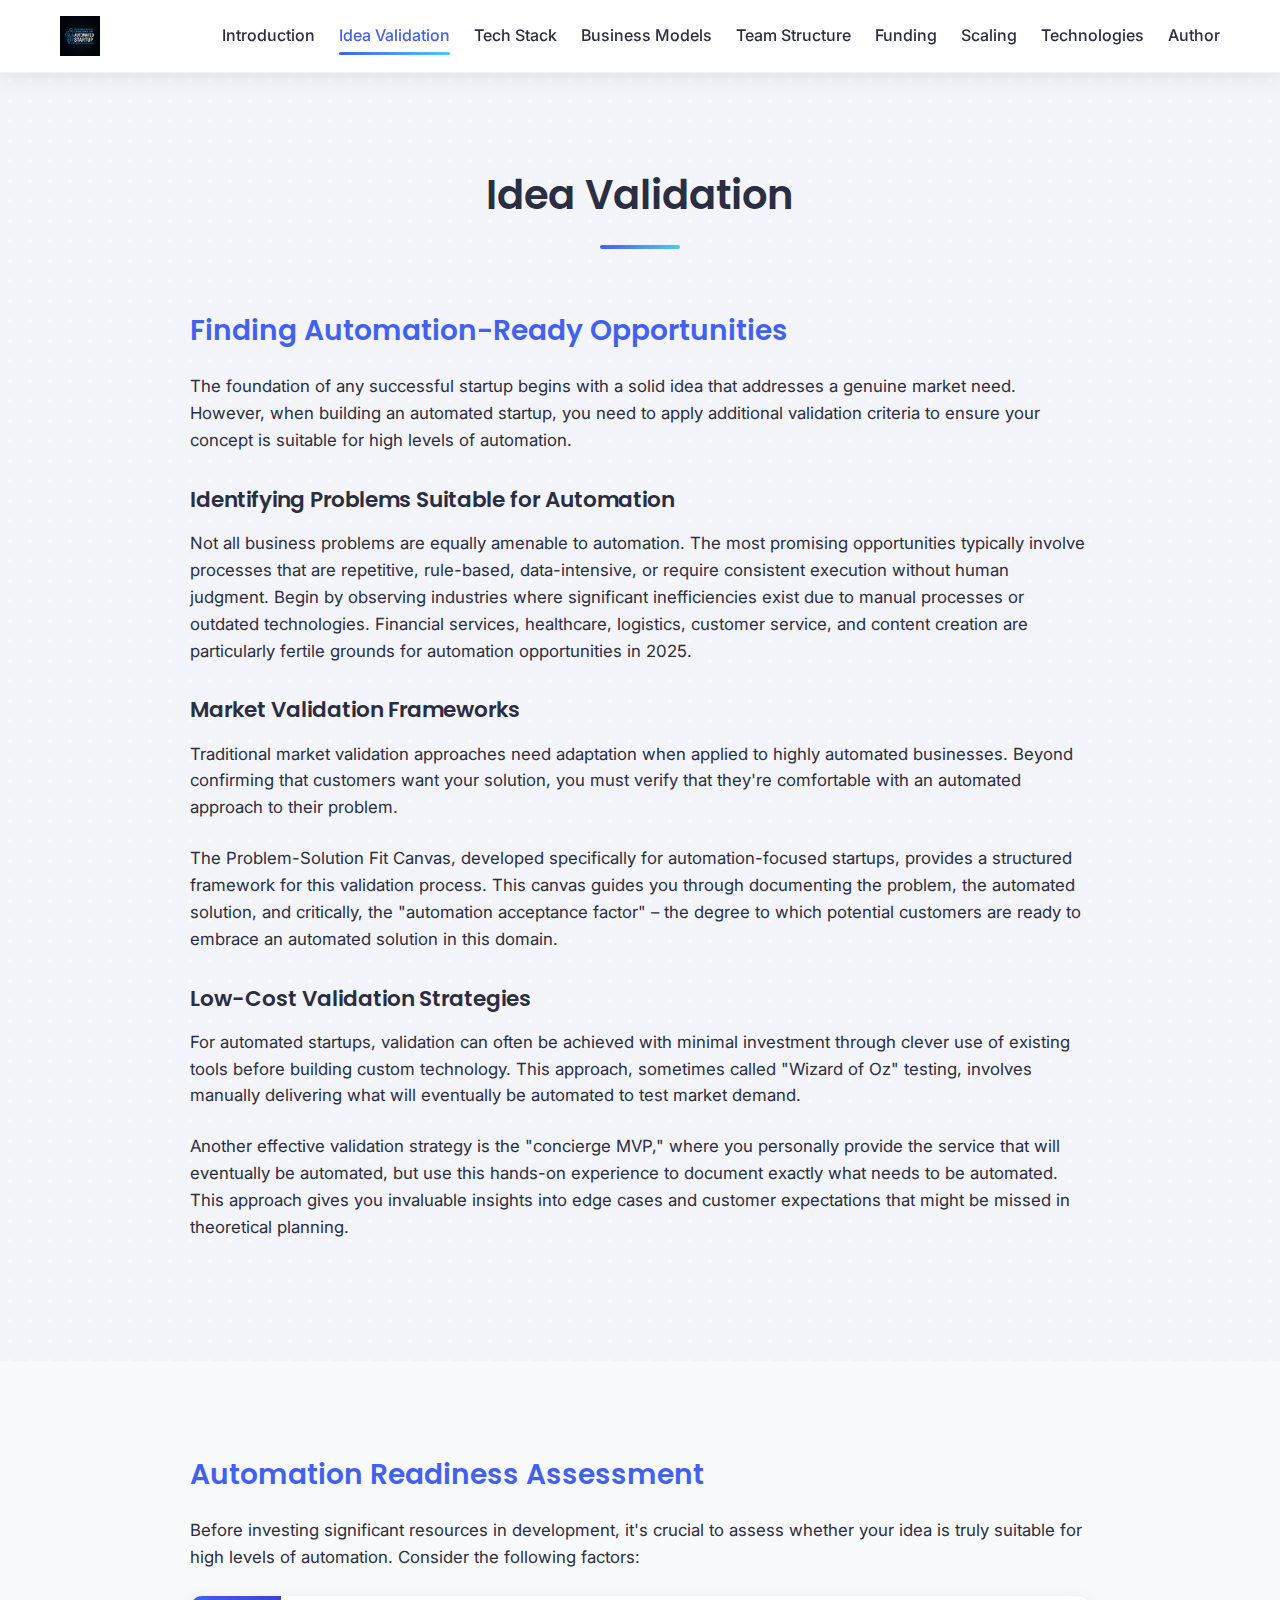
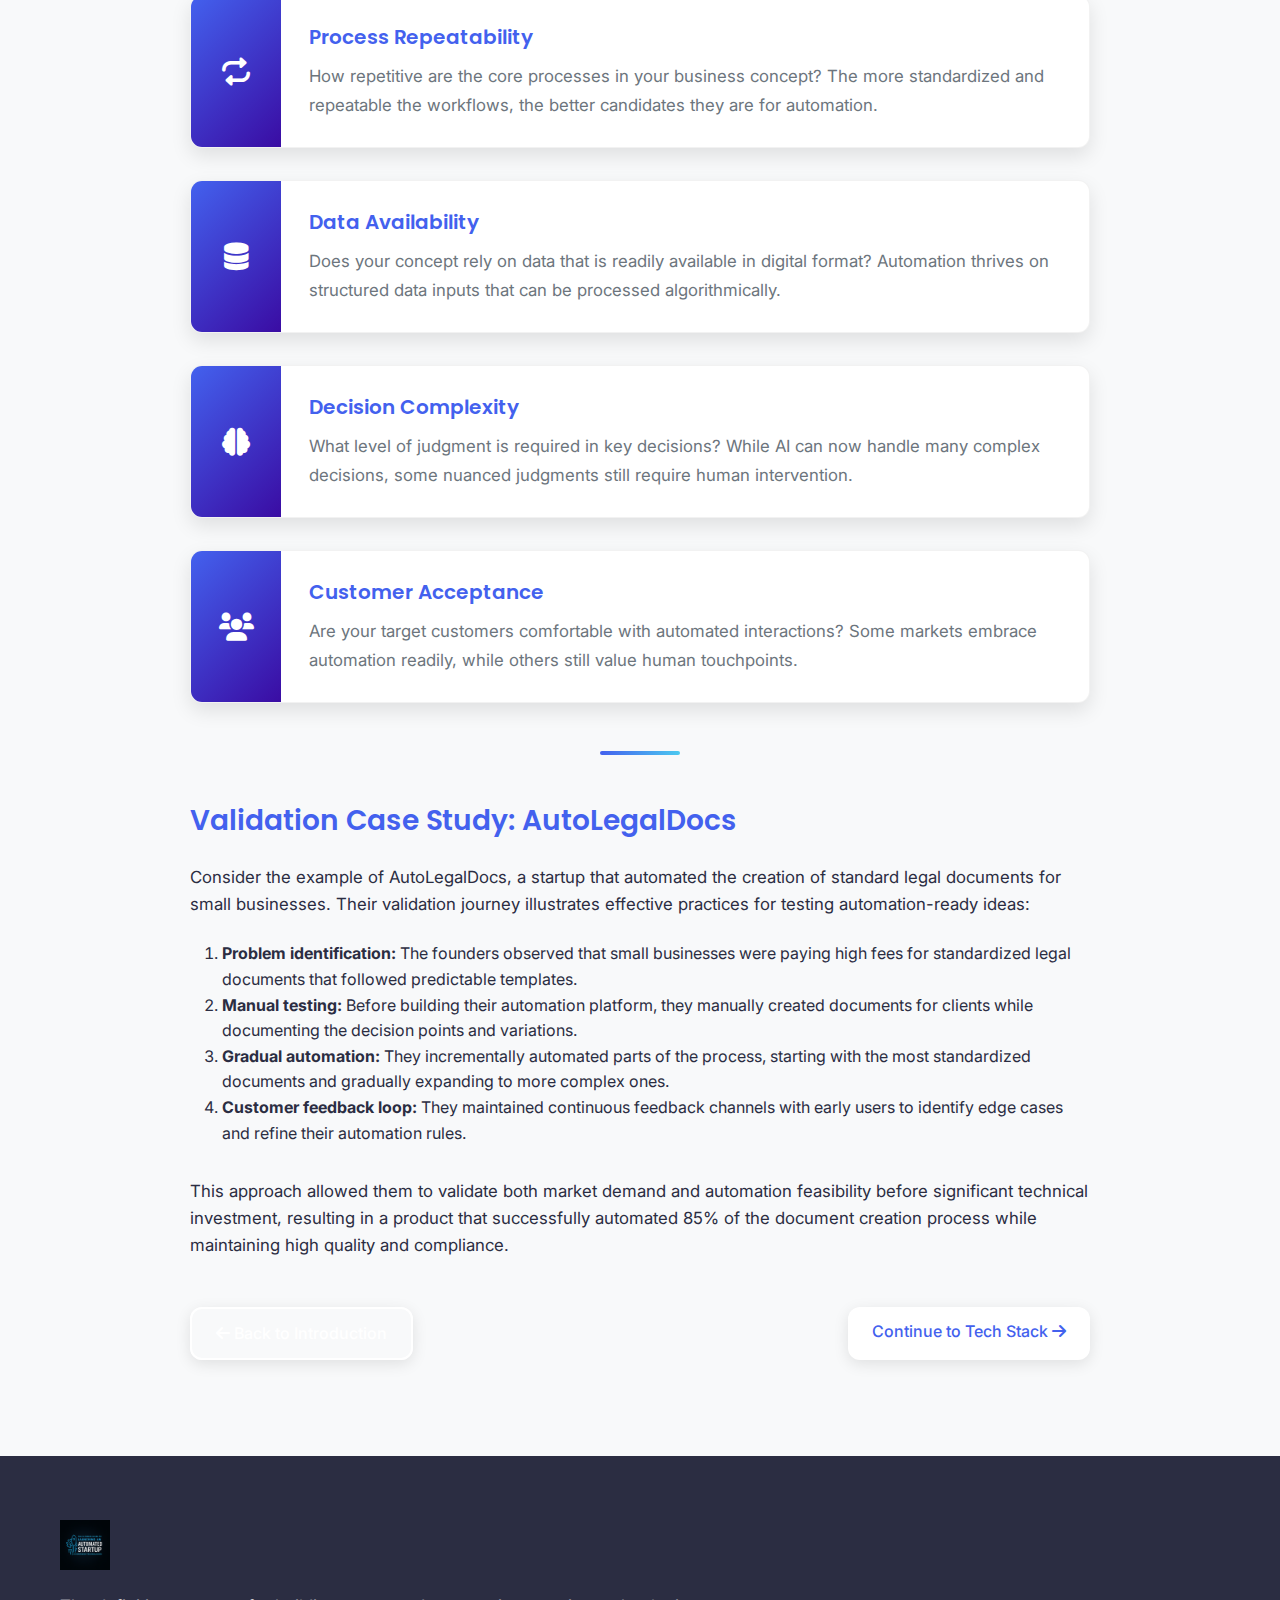
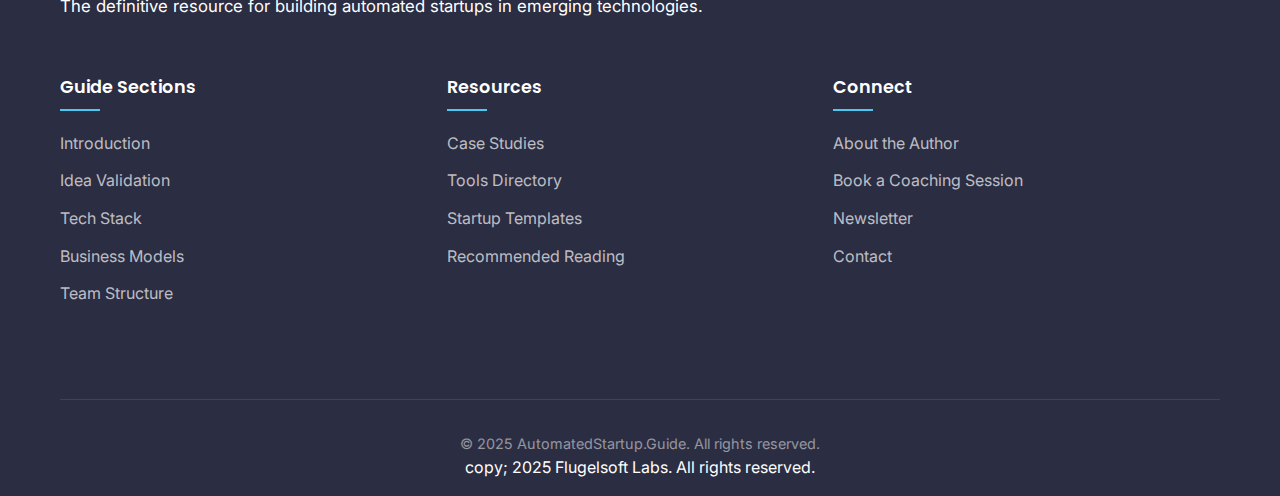
<file: validation.html>
<!DOCTYPE html>
<html lang="en">
<head>
    <meta charset="UTF-8">
    <meta name="viewport" content="width=device-width, initial-scale=1.0">
    <title>Idea Validation | Automated Startup Guide</title>
    <link rel="stylesheet" href="styles.css">
    <link rel="stylesheet" href="https://cdnjs.cloudflare.com/ajax/libs/font-awesome/6.0.0/css/all.min.css">
    <link rel="preconnect" href="https://fonts.googleapis.com">
    <link rel="preconnect" href="https://fonts.gstatic.com" crossorigin>
    <link href="https://fonts.googleapis.com/css2?family=Inter:wght@300;400;500;600;700&family=Poppins:wght@300;400;500;600;700&display=swap" rel="stylesheet">
</head>
<body>
    <header>
        <div class="container">
            <div class="logo">
                <img src="images/logo.png" alt="Automated Startup Guide Logo" style="height: 40px; width: auto;">
            </div>
            <nav>
                <ul class="main-nav">
                    <li><a href="introduction.html">Introduction</a></li>
                    <li><a href="validation.html" class="active">Idea Validation</a></li>
                    <li><a href="tech-stack.html">Tech Stack</a></li>
                    <li><a href="business-models.html">Business Models</a></li>
                    <li><a href="team.html">Team Structure</a></li>
                    <li><a href="funding.html">Funding</a></li>
                    <li><a href="scaling.html">Scaling</a></li>
                    <li><a href="technologies.html">Technologies</a></li>
                    <li><a href="author.html">Author</a></li>
                </ul>
                <div class="mobile-nav-toggle">
                    <i class="fas fa-bars"></i>
                </div>
            </nav>
        </div>
    </header>

    <section class="section">
        <div class="container">
            <div class="section-header">
                <h2>Idea Validation</h2>
                <div class="section-divider"></div>
            </div>
            <div class="section-content">
                <h3>Finding Automation-Ready Opportunities</h3>
                <p>The foundation of any successful startup begins with a solid idea that addresses a genuine market need. However, when building an automated startup, you need to apply additional validation criteria to ensure your concept is suitable for high levels of automation.</p>
                
                <h4>Identifying Problems Suitable for Automation</h4>
                <p>Not all business problems are equally amenable to automation. The most promising opportunities typically involve processes that are repetitive, rule-based, data-intensive, or require consistent execution without human judgment. Begin by observing industries where significant inefficiencies exist due to manual processes or outdated technologies. Financial services, healthcare, logistics, customer service, and content creation are particularly fertile grounds for automation opportunities in 2025.</p>
                
                <h4>Market Validation Frameworks</h4>
                <p>Traditional market validation approaches need adaptation when applied to highly automated businesses. Beyond confirming that customers want your solution, you must verify that they're comfortable with an automated approach to their problem.</p>
                
                <p>The Problem-Solution Fit Canvas, developed specifically for automation-focused startups, provides a structured framework for this validation process. This canvas guides you through documenting the problem, the automated solution, and critically, the "automation acceptance factor" – the degree to which potential customers are ready to embrace an automated solution in this domain.</p>
                
                <h4>Low-Cost Validation Strategies</h4>
                <p>For automated startups, validation can often be achieved with minimal investment through clever use of existing tools before building custom technology. This approach, sometimes called "Wizard of Oz" testing, involves manually delivering what will eventually be automated to test market demand.</p>
                
                <p>Another effective validation strategy is the "concierge MVP," where you personally provide the service that will eventually be automated, but use this hands-on experience to document exactly what needs to be automated. This approach gives you invaluable insights into edge cases and customer expectations that might be missed in theoretical planning.</p>
            </div>
        </div>
    </section>

    <section class="section">
        <div class="container">
            <div class="section-content">
                <h3>Automation Readiness Assessment</h3>
                <p>Before investing significant resources in development, it's crucial to assess whether your idea is truly suitable for high levels of automation. Consider the following factors:</p>
                
                <div class="model-card">
                    <div class="model-icon"><i class="fas fa-repeat"></i></div>
                    <div class="model-content">
                        <h5>Process Repeatability</h5>
                        <p>How repetitive are the core processes in your business concept? The more standardized and repeatable the workflows, the better candidates they are for automation.</p>
                    </div>
                </div>
                
                <div class="model-card">
                    <div class="model-icon"><i class="fas fa-database"></i></div>
                    <div class="model-content">
                        <h5>Data Availability</h5>
                        <p>Does your concept rely on data that is readily available in digital format? Automation thrives on structured data inputs that can be processed algorithmically.</p>
                    </div>
                </div>
                
                <div class="model-card">
                    <div class="model-icon"><i class="fas fa-brain"></i></div>
                    <div class="model-content">
                        <h5>Decision Complexity</h5>
                        <p>What level of judgment is required in key decisions? While AI can now handle many complex decisions, some nuanced judgments still require human intervention.</p>
                    </div>
                </div>
                
                <div class="model-card">
                    <div class="model-icon"><i class="fas fa-users"></i></div>
                    <div class="model-content">
                        <h5>Customer Acceptance</h5>
                        <p>Are your target customers comfortable with automated interactions? Some markets embrace automation readily, while others still value human touchpoints.</p>
                    </div>
                </div>
                
                <div class="section-divider" style="margin: 3rem auto;"></div>
                
                <h3>Validation Case Study: AutoLegalDocs</h3>
                <p>Consider the example of AutoLegalDocs, a startup that automated the creation of standard legal documents for small businesses. Their validation journey illustrates effective practices for testing automation-ready ideas:</p>
                
                <ol style="margin-left: 2rem; margin-bottom: 2rem;">
                    <li><strong>Problem identification:</strong> The founders observed that small businesses were paying high fees for standardized legal documents that followed predictable templates.</li>
                    <li><strong>Manual testing:</strong> Before building their automation platform, they manually created documents for clients while documenting the decision points and variations.</li>
                    <li><strong>Gradual automation:</strong> They incrementally automated parts of the process, starting with the most standardized documents and gradually expanding to more complex ones.</li>
                    <li><strong>Customer feedback loop:</strong> They maintained continuous feedback channels with early users to identify edge cases and refine their automation rules.</li>
                </ol>
                
                <p>This approach allowed them to validate both market demand and automation feasibility before significant technical investment, resulting in a product that successfully automated 85% of the document creation process while maintaining high quality and compliance.</p>
                
                <div class="hero-buttons" style="justify-content: space-between; margin-top: 3rem;">
                    <a href="introduction.html" class="btn btn-secondary"><i class="fas fa-arrow-left"></i> Back to Introduction</a>
                    <a href="tech-stack.html" class="btn btn-primary">Continue to Tech Stack <i class="fas fa-arrow-right"></i></a>
                </div>
            </div>
        </div>
    </section>

    <footer>
        <div class="container">
            <div class="footer-content">
                <div class="footer-logo">
                    <img src="images/logo.png" alt="Automated Startup Guide Logo" style="height: 50px; width: auto; margin-bottom: 15px;">
                    <p>The definitive resource for building automated startups in emerging technologies.</p>
                </div>
                
                <div class="footer-links">
                    <div class="footer-column">
                        <h3>Guide Sections</h3>
                        <ul>
                            <li><a href="introduction.html">Introduction</a></li>
                            <li><a href="validation.html">Idea Validation</a></li>
                            <li><a href="tech-stack.html">Tech Stack</a></li>
                            <li><a href="business-models.html">Business Models</a></li>
                            <li><a href="team.html">Team Structure</a></li>
                        </ul>
                    </div>
                    
                    <div class="footer-column">
                        <h3>Resources</h3>
                        <ul>
                            <li><a href="#">Case Studies</a></li>
                            <li><a href="#">Tools Directory</a></li>
                            <li><a href="#">Startup Templates</a></li>
                            <li><a href="#">Recommended Reading</a></li>
                        </ul>
                    </div>
                    
                    <div class="footer-column">
                        <h3>Connect</h3>
                        <ul>
                            <li><a href="author.html">About the Author</a></li>
                            <li><a href="https://topmate.io/kalyanjit" target="_blank">Book a Coaching Session</a></li>
                            <li><a href="#">Newsletter</a></li>
                            <li><a href="#">Contact</a></li>
                        </ul>
                    </div>
                </div>
            </div>
            
            <div class="footer-bottom">
                <p><p>&copy; 2025 AutomatedStartup.Guide. All rights reserved.</p>copy; 2025 Flugelsoft Labs. All rights reserved.</p>
            </div>
        </div>
    </footer>

    <script src="script.js"></script>
</body>
</html>
</file>
<file: styles.css>
/* Base Styles */
:root {
    --primary-color: #4361ee;
    --secondary-color: #3a0ca3;
    --accent-color: #4cc9f0;
    --dark-color: #2b2d42;
    --light-color: #f8f9fa;
    --gray-color: #6c757d;
    --success-color: #4caf50;
    --warning-color: #ff9800;
    --danger-color: #f44336;
    --border-radius: 12px;
    --box-shadow: 0 8px 20px rgba(0, 0, 0, 0.1);
    --transition: all 0.3s ease;
}

* {
    margin: 0;
    padding: 0;
    box-sizing: border-box;
}

body {
    font-family: 'Inter', sans-serif;
    line-height: 1.6;
    color: var(--dark-color);
    background-color: var(--light-color);
    overflow-x: hidden;
}

h1, h2, h3, h4, h5, h6 {
    font-family: 'Poppins', sans-serif;
    font-weight: 600;
    line-height: 1.3;
    margin-bottom: 1rem;
}

p {
    margin-bottom: 1.5rem;
    font-size: 1.05rem;
}

a {
    color: var(--primary-color);
    text-decoration: none;
    transition: var(--transition);
}

a:hover {
    color: var(--secondary-color);
}

.container {
    width: 100%;
    max-width: 1200px;
    margin: 0 auto;
    padding: 0 20px;
}

/* Header Styles */
header {
    background-color: rgba(255, 255, 255, 0.95);
    box-shadow: 0 4px 20px rgba(0, 0, 0, 0.08);
    position: sticky;
    top: 0;
    z-index: 1000;
    backdrop-filter: blur(10px);
    border-bottom: 1px solid rgba(0, 0, 0, 0.05);
}

header .container {
    display: flex;
    justify-content: space-between;
    align-items: center;
    padding: 1rem 20px;
}

.logo {
    display: flex;
    align-items: center;
}

.logo img {
    height: 40px;
    width: auto;
}

.main-nav {
    display: flex;
    list-style: none;
}

.main-nav li {
    margin-left: 1.5rem;
}

.main-nav a {
    color: var(--dark-color);
    font-weight: 500;
    padding: 0.5rem 0;
    position: relative;
    transition: color 0.3s ease;
}

.main-nav a::after {
    content: '';
    position: absolute;
    bottom: -2px;
    left: 0;
    width: 0;
    height: 3px;
    background: linear-gradient(90deg, var(--primary-color), var(--accent-color));
    transition: width 0.3s ease;
    border-radius: 3px;
}

.main-nav a:hover, .main-nav a.active {
    color: var(--primary-color);
}

.main-nav a:hover::after, .main-nav a.active::after {
    width: 100%;
}

.mobile-nav-toggle {
    display: none;
    font-size: 1.5rem;
    cursor: pointer;
    color: var(--primary-color);
    transition: transform 0.3s ease;
}

.mobile-nav-toggle:hover {
    transform: scale(1.1);
}

/* Hero Section */
.hero {
    background: linear-gradient(135deg, #4361ee 0%, #3a0ca3 100%);
    color: white;
    padding: 5rem 0;
    text-align: center;
    position: relative;
    overflow: hidden;
}

.hero::before {
    content: '';
    position: absolute;
    top: 0;
    left: 0;
    width: 100%;
    height: 100%;
    background-image: url('data:image/svg+xml;charset=utf8,%3Csvg xmlns="http://www.w3.org/2000/svg" viewBox="0 0 1440 320"%3E%3Cpath fill="%23ffffff" fill-opacity="0.05" d="M0,192L48,197.3C96,203,192,213,288,229.3C384,245,480,267,576,250.7C672,235,768,181,864,181.3C960,181,1056,235,1152,234.7C1248,235,1344,181,1392,154.7L1440,128L1440,320L1392,320C1344,320,1248,320,1152,320C1056,320,960,320,864,320C768,320,672,320,576,320C480,320,384,320,288,320C192,320,96,320,48,320L0,320Z"%3E%3C/path%3E%3C/svg%3E');
    background-size: cover;
    background-position: center;
    opacity: 0.6;
    z-index: 0;
}

.hero-content {
    max-width: 900px;
    margin: 0 auto;
    position: relative;
    z-index: 1;
}

.author-profile {
    display: flex;
    align-items: center;
    justify-content: center;
    margin-bottom: 2.5rem;
    background-color: rgba(255, 255, 255, 0.1);
    border-radius: 15px;
    padding: 1.5rem;
    box-shadow: 0 10px 30px rgba(0, 0, 0, 0.1);
    backdrop-filter: blur(5px);
    border: 1px solid rgba(255, 255, 255, 0.2);
    max-width: 600px;
    margin-left: auto;
    margin-right: auto;
    transition: transform 0.3s ease, box-shadow 0.3s ease;
}

.author-profile:hover {
    transform: translateY(-5px);
    box-shadow: 0 15px 40px rgba(0, 0, 0, 0.2);
}

.author-profile-image {
    width: 100px;
    height: 100px;
    border-radius: 50%;
    border: 3px solid white;
    background-color: rgba(255, 255, 255, 0.2);
    margin-right: 1.5rem;
    box-shadow: 0 5px 15px rgba(0, 0, 0, 0.2);
    display: flex;
    align-items: center;
    justify-content: center;
    font-size: 3rem;
    color: white;
}

.author-profile-info {
    text-align: left;
}

.author-profile-info h3 {
    font-size: 1.5rem;
    margin-bottom: 0.25rem;
    color: white;
}

.author-profile-info p {
    margin-bottom: 0.75rem;
    opacity: 0.9;
    font-size: 1rem;
}

.author-cta {
    display: inline-block;
    background-color: white;
    color: #3a0ca3;
    padding: 0.5rem 1rem;
    border-radius: 50px;
    font-weight: 600;
    font-size: 0.9rem;
    transition: all 0.3s ease;
    box-shadow: 0 3px 10px rgba(0, 0, 0, 0.1);
}

.author-cta:hover {
    transform: translateY(-3px);
    box-shadow: 0 5px 15px rgba(0, 0, 0, 0.2);
    background-color: #f8f9fa;
}

.hero h1 {
    font-size: 2.75rem;
    margin-bottom: 1rem;
    line-height: 1.2;
    text-shadow: 0 2px 10px rgba(0, 0, 0, 0.2);
    background: linear-gradient(to right, #ffffff, #e0e0ff);
    -webkit-background-clip: text;
    background-clip: text;
    color: transparent;
    animation: fadeIn 1s ease-out;
}

.hero h2 {
    font-size: 1.35rem;
    font-weight: 400;
    margin-bottom: 2.5rem;
    opacity: 0.9;
    max-width: 700px;
    margin-left: auto;
    margin-right: auto;
}

.hero-buttons {
    display: flex;
    justify-content: center;
    gap: 1.5rem;
    flex-wrap: wrap;
}

@keyframes fadeIn {
    from { opacity: 0; transform: translateY(20px); }
    to { opacity: 1; transform: translateY(0); }
}

.btn {
    display: inline-block;
    padding: 0.75rem 1.5rem;
    border-radius: var(--border-radius);
    font-weight: 500;
    text-align: center;
    cursor: pointer;
    transition: var(--transition);
}

.btn-primary {
    background-color: white;
    color: var(--primary-color);
    box-shadow: 0 4px 15px rgba(0, 0, 0, 0.1);
}

.btn-primary:hover {
    background-color: var(--light-color);
    transform: translateY(-3px);
    box-shadow: 0 6px 20px rgba(0, 0, 0, 0.15);
}

.btn-secondary {
    background-color: transparent;
    color: white;
    border: 2px solid white;
    box-shadow: 0 4px 15px rgba(0, 0, 0, 0.1);
}

.btn-secondary:hover {
    background-color: rgba(255, 255, 255, 0.1);
    transform: translateY(-3px);
    box-shadow: 0 6px 20px rgba(0, 0, 0, 0.15);
}

/* Section Styles */
.section {
    padding: 6rem 0;
    position: relative;
    overflow: hidden;
}

.section:nth-child(even) {
    background-color: #f8f9fa;
    background-image: url('data:image/svg+xml;charset=utf8,%3Csvg xmlns="http://www.w3.org/2000/svg" width="20" height="20" viewBox="0 0 20 20"%3E%3Cg fill="%234361ee" fill-opacity="0.03"%3E%3Cpath d="M0 0h20v20H0V0zm10 10a2 2 0 100-4 2 2 0 000 4z"/%3E%3C/g%3E%3C/svg%3E');
}

.section-header {
    text-align: center;
    margin-bottom: 4rem;
    position: relative;
}

.section-header h2 {
    font-size: 2.5rem;
    color: var(--dark-color);
    position: relative;
    display: inline-block;
    margin-bottom: 1.5rem;
}

.section-header h2::before {
    content: '';
    position: absolute;
    width: 30px;
    height: 30px;
    background-color: var(--accent-color);
    opacity: 0.2;
    border-radius: 50%;
    left: -15px;
    top: -10px;
    z-index: -1;
}

.section-divider {
    height: 4px;
    width: 80px;
    background: linear-gradient(90deg, var(--primary-color), var(--accent-color));
    margin: 0 auto;
    border-radius: 2px;
}

.section-content {
    max-width: 900px;
    margin: 0 auto;
    position: relative;
    z-index: 1;
}

.section-content h3 {
    font-size: 1.75rem;
    margin-bottom: 1.5rem;
    color: var(--primary-color);
}

.section-content h4 {
    font-size: 1.35rem;
    margin-top: 2rem;
    margin-bottom: 1rem;
    color: var(--dark-color);
}

.section-content h5 {
    font-size: 1.1rem;
    margin-top: 1.5rem;
    margin-bottom: 0.75rem;
    color: var(--dark-color);
}

/* Business Models Cards */
.model-card {
    display: flex;
    background-color: white;
    border-radius: var(--border-radius);
    box-shadow: var(--box-shadow);
    margin-bottom: 2rem;
    overflow: hidden;
    transition: var(--transition);
    border: 1px solid rgba(0, 0, 0, 0.05);
    position: relative;
}

.model-card:hover {
    transform: translateY(-8px);
    box-shadow: 0 15px 30px rgba(0, 0, 0, 0.15);
}

.model-card::after {
    content: '';
    position: absolute;
    bottom: 0;
    left: 0;
    width: 100%;
    height: 3px;
    background: linear-gradient(90deg, var(--primary-color), var(--accent-color));
    transform: scaleX(0);
    transform-origin: left;
    transition: transform 0.3s ease;
}

.model-card:hover::after {
    transform: scaleX(1);
}

.model-icon {
    display: flex;
    align-items: center;
    justify-content: center;
    width: 90px;
    background: linear-gradient(135deg, var(--primary-color), var(--secondary-color));
    color: white;
    font-size: 1.75rem;
}

.model-content {
    padding: 1.75rem;
    flex: 1;
}

.model-content h5 {
    margin-top: 0;
    color: var(--primary-color);
    font-size: 1.25rem;
    margin-bottom: 0.75rem;
}

.model-content p {
    margin-bottom: 0;
    color: var(--gray-color);
    line-height: 1.7;
}

/* Team Roles Cards */
.role-card {
    display: flex;
    background-color: white;
    border-radius: var(--border-radius);
    box-shadow: var(--box-shadow);
    margin-bottom: 1.5rem;
    overflow: hidden;
    transition: var(--transition);
}

.role-card:hover {
    transform: translateY(-5px);
    box-shadow: 0 10px 20px rgba(0, 0, 0, 0.1);
}

.role-icon {
    display: flex;
    align-items: center;
    justify-content: center;
    width: 80px;
    background-color: var(--secondary-color);
    color: white;
    font-size: 1.5rem;
}

.role-content {
    padding: 1.5rem;
    flex: 1;
}

.role-content h5 {
    margin-top: 0;
    color: var(--secondary-color);
}

.role-content p {
    margin-bottom: 0;
}

/* Feature List */
.feature-list {
    list-style: none;
    margin-bottom: 2rem;
}

.feature-list li {
    display: flex;
    margin-bottom: 1rem;
    align-items: flex-start;
}

.feature-icon {
    display: flex;
    align-items: center;
    justify-content: center;
    width: 30px;
    height: 30px;
    background-color: var(--primary-color);
    color: white;
    border-radius: 50%;
    margin-right: 1rem;
    flex-shrink: 0;
}

.feature-text {
    flex: 1;
}

/* Approach Cards */
.approach-card {
    background-color: white;
    border-radius: var(--border-radius);
    box-shadow: var(--box-shadow);
    padding: 1.5rem;
    margin-bottom: 1.5rem;
    transition: var(--transition);
    border-left: 4px solid var(--primary-color);
}

.approach-card:hover {
    transform: translateY(-5px);
    box-shadow: 0 10px 20px rgba(0, 0, 0, 0.1);
}

.approach-card h5 {
    color: var(--primary-color);
    margin-top: 0;
}

/* Pitfall Cards */
.pitfall-card {
    background-color: white;
    border-radius: var(--border-radius);
    box-shadow: var(--box-shadow);
    padding: 1.5rem;
    margin-bottom: 1.5rem;
    border-left: 4px solid var(--warning-color);
    transition: var(--transition);
}

.pitfall-card:hover {
    transform: translateY(-5px);
    box-shadow: 0 10px 20px rgba(0, 0, 0, 0.1);
}

.pitfall-header {
    display: flex;
    align-items: center;
    margin-bottom: 0.75rem;
}

.pitfall-header i {
    color: var(--warning-color);
    margin-right: 0.75rem;
    font-size: 1.25rem;
}

.pitfall-header h5 {
    margin: 0;
    color: var(--dark-color);
}

.solution {
    margin-top: 1rem;
    padding-top: 1rem;
    border-top: 1px solid #eee;
}

/* Technology Grid */
.tech-grid {
    display: grid;
    grid-template-columns: repeat(auto-fill, minmax(280px, 1fr));
    gap: 1.5rem;
    margin-top: 2rem;
}

.tech-card {
    background-color: white;
    border-radius: var(--border-radius);
    box-shadow: var(--box-shadow);
    padding: 1.5rem;
    text-align: center;
    transition: var(--transition);
    position: relative;
    overflow: hidden;
    border: 1px solid rgba(0, 0, 0, 0.05);
}

.tech-card::before {
    content: '';
    position: absolute;
    top: 0;
    left: 0;
    width: 100%;
    height: 4px;
    background: linear-gradient(90deg, var(--primary-color), var(--accent-color));
}

.tech-card:hover {
    transform: translateY(-10px);
    box-shadow: 0 15px 30px rgba(0, 0, 0, 0.1);
}

.tech-icon {
    width: 70px;
    height: 70px;
    background-color: rgba(67, 97, 238, 0.1);
    color: var(--primary-color);
    border-radius: 50%;
    display: flex;
    align-items: center;
    justify-content: center;
    font-size: 1.75rem;
    margin: 0 auto 1.25rem;
    transition: transform 0.3s ease;
}

.tech-card:hover .tech-icon {
    transform: scale(1.1);
    background-color: rgba(67, 97, 238, 0.15);
}

.tech-card h4 {
    color: var(--dark-color);
    margin-bottom: 0.75rem;
}

.tech-card p {
    color: var(--gray-color);
    margin-bottom: 1.25rem;
}

.tech-link {
    display: inline-block;
    color: var(--primary-color);
    font-weight: 500;
    position: relative;
}

.tech-link::after {
    content: '→';
    margin-left: 0.25rem;
    transition: var(--transition);
}

.tech-link:hover::after {
    margin-left: 0.5rem;
}

/* Footer */
footer {
    background-color: var(--dark-color);
    color: white;
    padding: 4rem 0 1rem;
}

.footer-content {
    display: flex;
    flex-wrap: wrap;
    justify-content: space-between;
    margin-bottom: 3rem;
}

.footer-logo {
    flex: 0 0 100%;
    max-width: 100%;
    margin-bottom: 2rem;
}

.footer-logo h2 {
    font-size: 1.5rem;
    margin-bottom: 0.5rem;
    background: linear-gradient(135deg, var(--primary-color), var(--accent-color));
    -webkit-background-clip: text;
    background-clip: text;
    color: transparent;
}

.footer-logo span {
    color: var(--accent-color);
}

.footer-links {
    display: flex;
    flex-wrap: wrap;
    flex: 0 0 100%;
    max-width: 100%;
}

.footer-column {
    flex: 0 0 calc(33.333% - 2rem);
    margin-right: 2rem;
    margin-bottom: 2rem;
}

.footer-column:last-child {
    margin-right: 0;
}

.footer-column h3 {
    font-size: 1.1rem;
    margin-bottom: 1.25rem;
    color: white;
    position: relative;
    padding-bottom: 0.75rem;
}

.footer-column h3::after {
    content: '';
    position: absolute;
    bottom: 0;
    left: 0;
    width: 40px;
    height: 2px;
    background-color: var(--accent-color);
}

.footer-column ul {
    list-style: none;
}

.footer-column li {
    margin-bottom: 0.75rem;
}

.footer-column a {
    color: rgba(255, 255, 255, 0.7);
    transition: var(--transition);
    display: inline-block;
}

.footer-column a:hover {
    color: var(--accent-color);
    transform: translateX(3px);
}

.footer-bottom {
    text-align: center;
    padding-top: 2rem;
    border-top: 1px solid rgba(255, 255, 255, 0.1);
}

.footer-bottom p {
    margin-bottom: 0;
    font-size: 0.9rem;
    color: rgba(255, 255, 255, 0.5);
}

/* Responsive Styles */
@media (max-width: 992px) {
    .footer-column {
        flex: 0 0 calc(50% - 1rem);
        margin-right: 1rem;
    }
    
    .section {
        padding: 5rem 0;
    }
    
    .section-header h2 {
        font-size: 2.2rem;
    }
}

@media (max-width: 768px) {
    .main-nav {
        display: none;
        position: absolute;
        top: 100%;
        left: 0;
        width: 100%;
        background-color: white;
        flex-direction: column;
        box-shadow: 0 10px 15px rgba(0, 0, 0, 0.1);
        padding: 1rem 0;
        z-index: 1000;
    }
    
    .main-nav.active {
        display: flex;
    }
    
    .main-nav li {
        margin: 0;
    }
    
    .main-nav a {
        display: block;
        padding: 0.75rem 2rem;
    }
    
    .main-nav a::after {
        display: none;
    }
    
    .mobile-nav-toggle {
        display: block;
    }
    
    .hero h1 {
        font-size: 2rem;
    }
    
    .model-card, .role-card {
        flex-direction: column;
    }
    
    .model-icon, .role-icon {
        width: 100%;
        height: 60px;
    }
    
    .footer-column {
        flex: 0 0 100%;
        margin-right: 0;
    }
    
    .section {
        padding: 4rem 0;
    }
}

@media (max-width: 576px) {
    .section {
        padding: 3rem 0;
    }
    
    .hero {
        padding: 3rem 0;
    }
    
    .hero h1 {
        font-size: 1.75rem;
    }
    
    .hero h2 {
        font-size: 1rem;
    }
    
    .section-header h2 {
        font-size: 1.75rem;
    }
    
    .section-content h3 {
        font-size: 1.5rem;
    }
    
    .section-content h4 {
        font-size: 1.25rem;
    }
    
    .tech-grid {
        grid-template-columns: 1fr;
    }
    
    .author-profile {
        flex-direction: column;
        text-align: center;
    }
    
    .author-profile-image {
        margin-right: 0;
        margin-bottom: 1rem;
    }
    
    .author-profile-info {
        text-align: center;
    }
    
    .hero-buttons {
        flex-direction: column;
        gap: 1rem;
    }
    
    .btn {
        width: 100%;
    }
}

/* Animation Effects */
@keyframes pulse {
    0% { transform: scale(1); }
    50% { transform: scale(1.05); }
    100% { transform: scale(1); }
}

.tech-card:hover .tech-icon {
    animation: pulse 1.5s infinite;
}

/* Improved Accessibility */
:focus {
    outline: 2px solid var(--primary-color);
    outline-offset: 2px;
}

/* Dark Mode Support */
@media (prefers-color-scheme: dark) {
    :root {
        --light-color: #121212;
        --dark-color: #f8f9fa;
    }
    
    body {
        background-color: #121212;
        color: #f8f9fa;
    }
    
    header {
        background-color: rgba(18, 18, 18, 0.95);
        border-bottom: 1px solid rgba(255, 255, 255, 0.05);
    }
    
    .main-nav a {
        color: #f8f9fa;
    }
    
    .section:nth-child(even) {
        background-color: #1a1a1a;
    }
    
    .model-card, .role-card, .tech-card, .approach-card, .pitfall-card {
        background-color: #1e1e1e;
        border: 1px solid rgba(255, 255, 255, 0.05);
    }
    
    .model-content p, .tech-card p {
        color: #adb5bd;
    }
}

/* Custom Scrollbar */
::-webkit-scrollbar {
    width: 10px;
}

::-webkit-scrollbar-track {
    background: #f1f1f1;
}

::-webkit-scrollbar-thumb {
    background: var(--primary-color);
    border-radius: 5px;
}

::-webkit-scrollbar-thumb:hover {
    background: var(--secondary-color);
}
</file>
